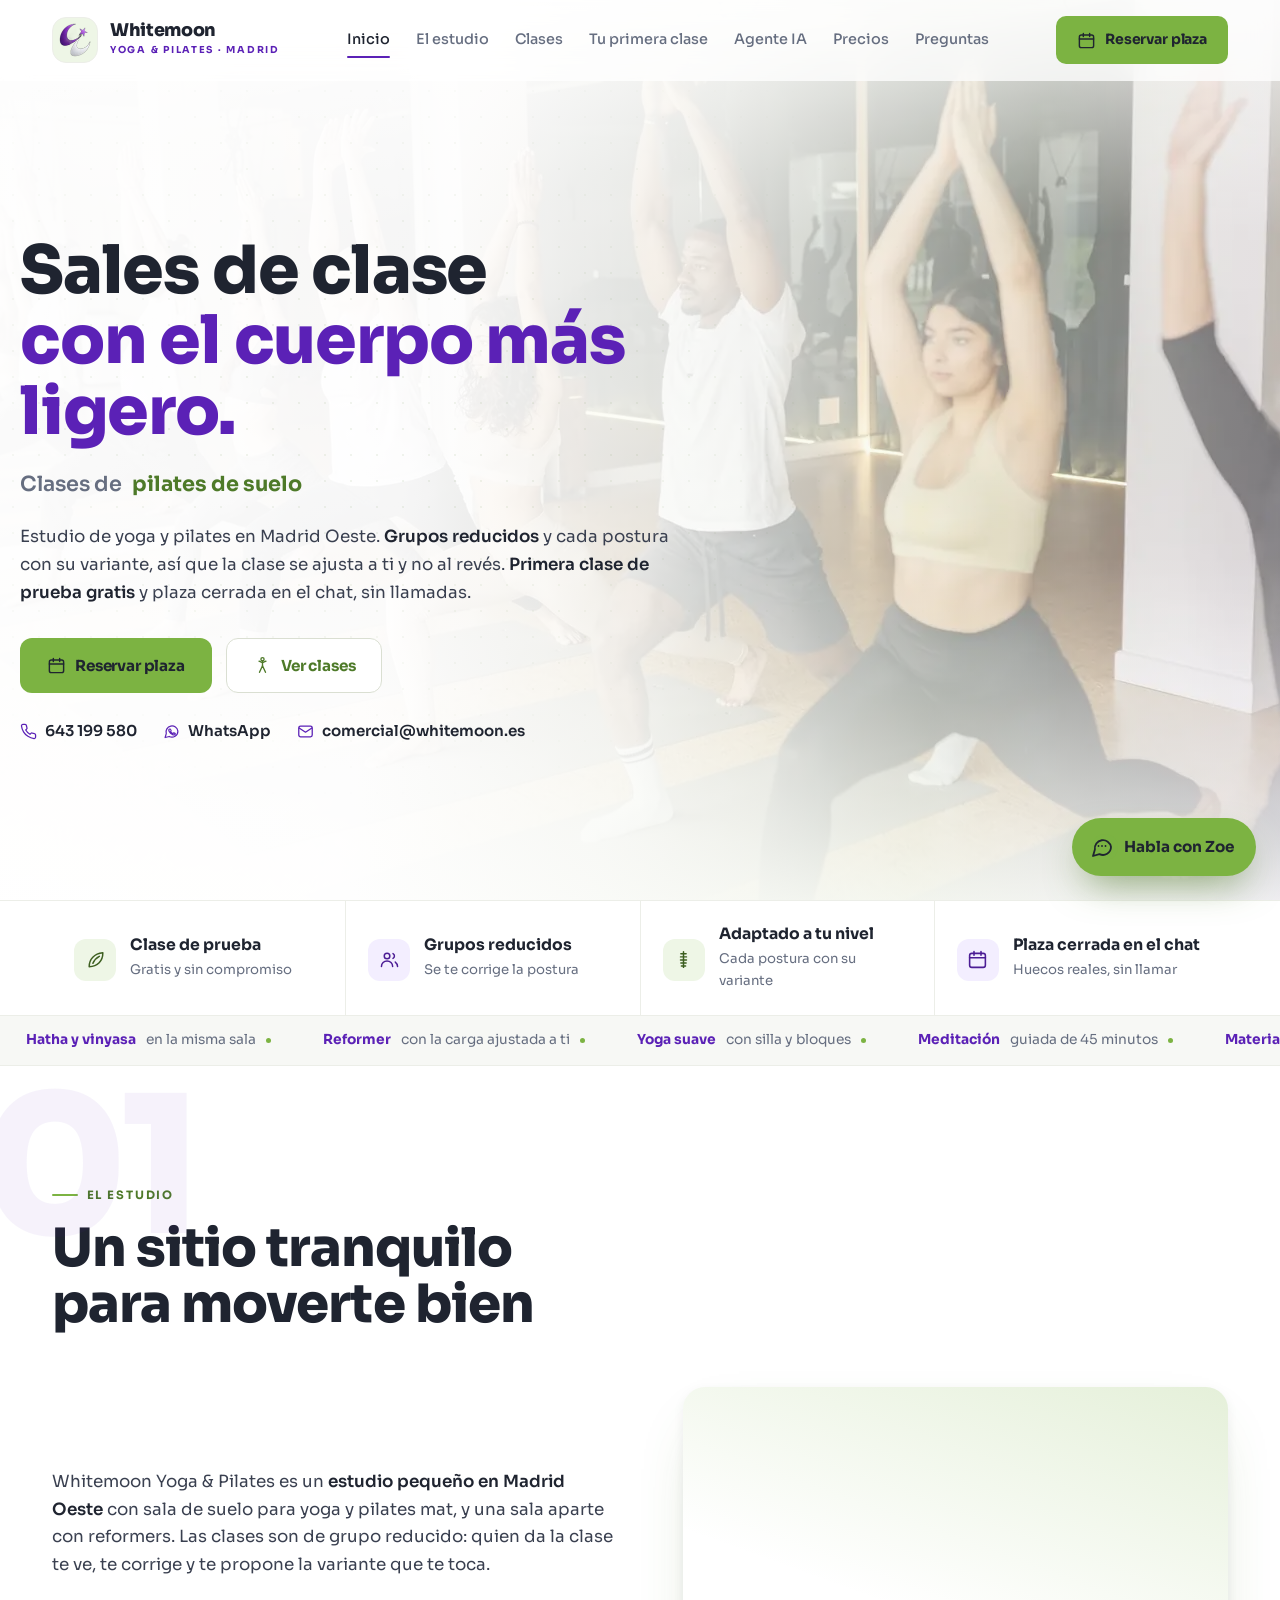
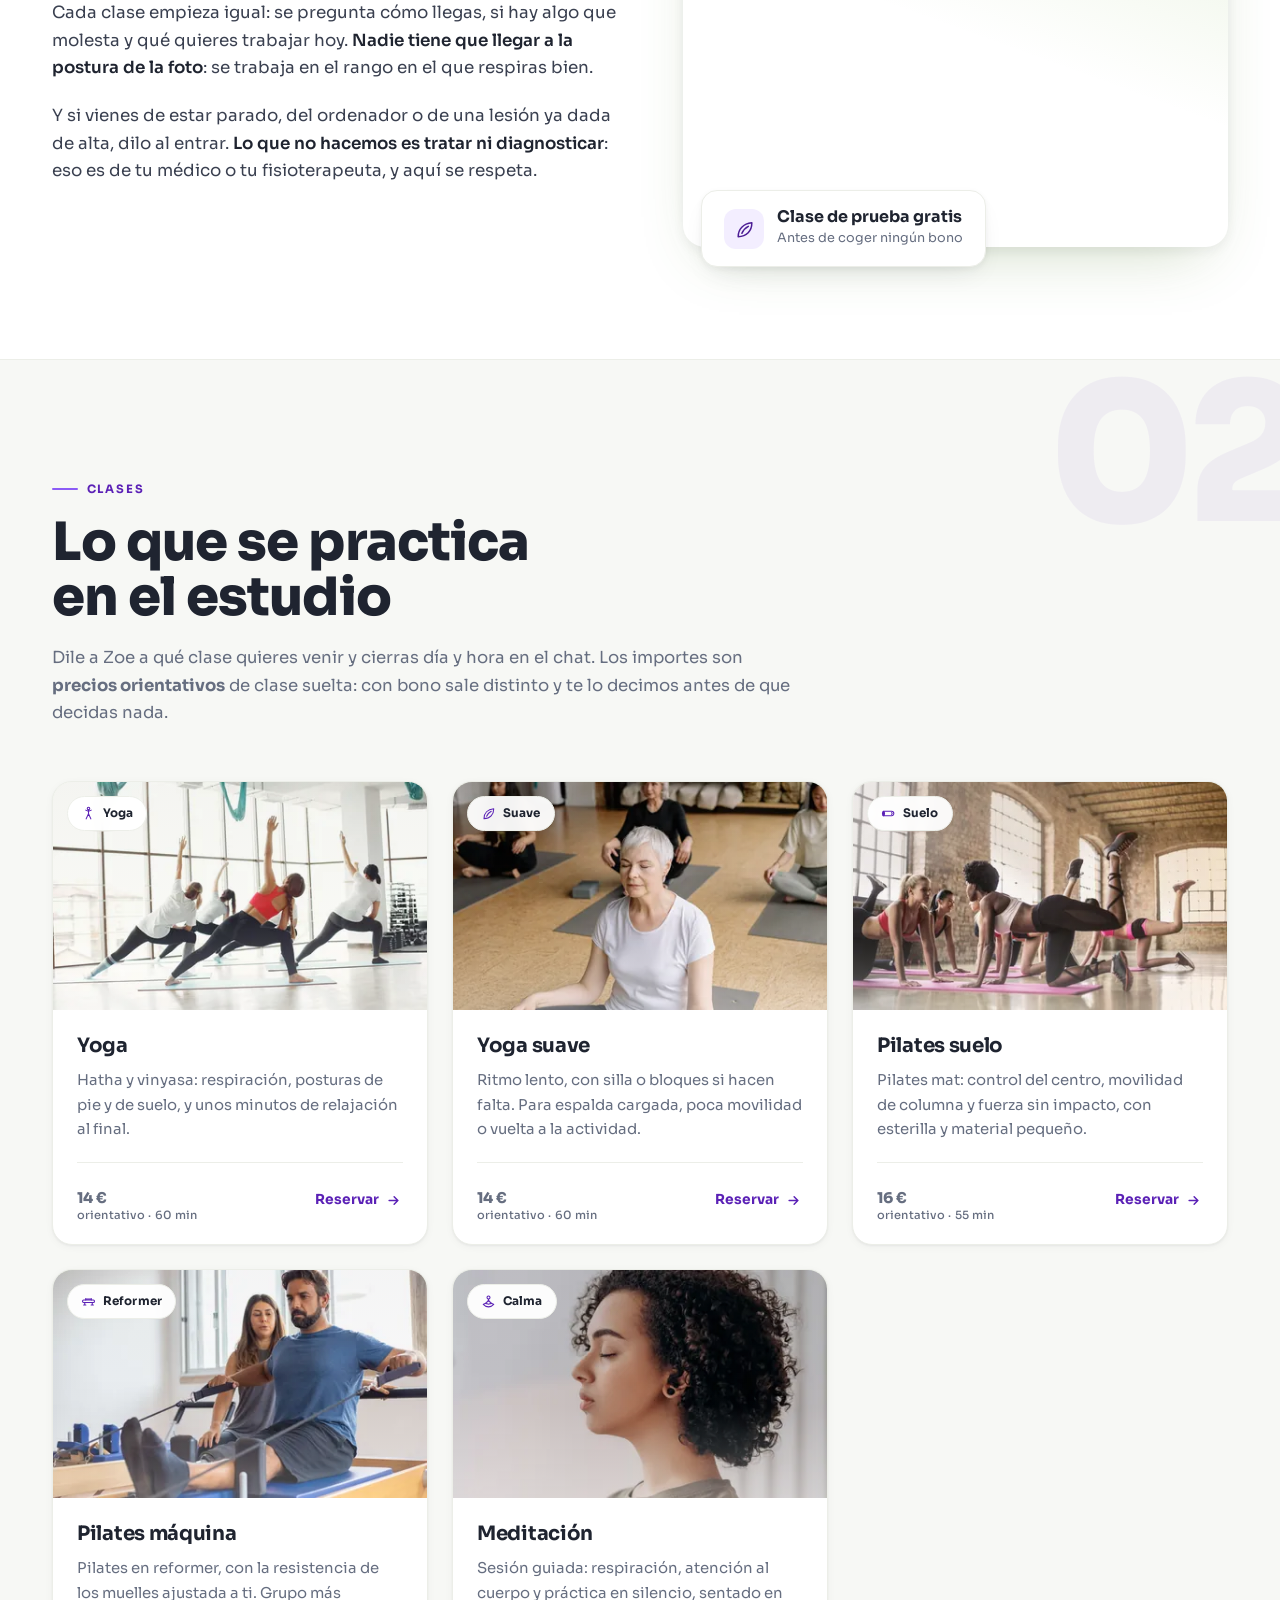
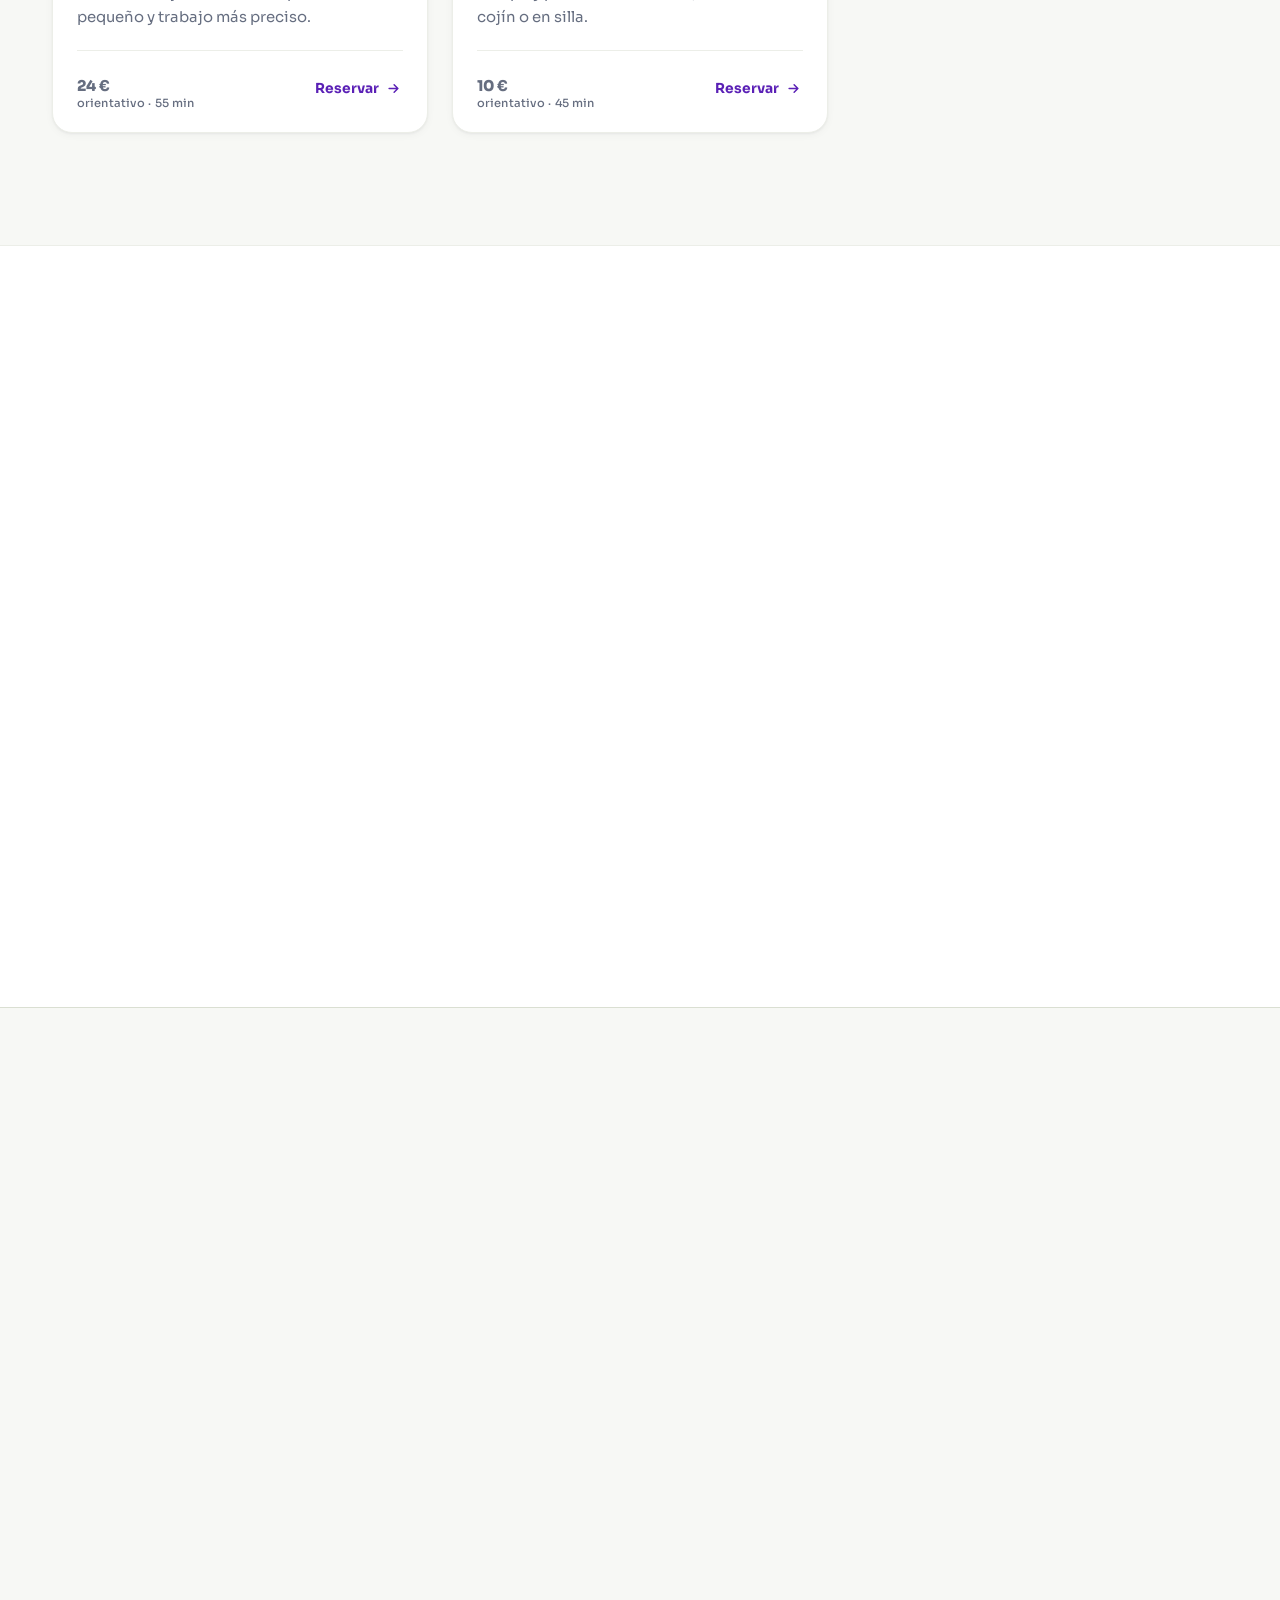
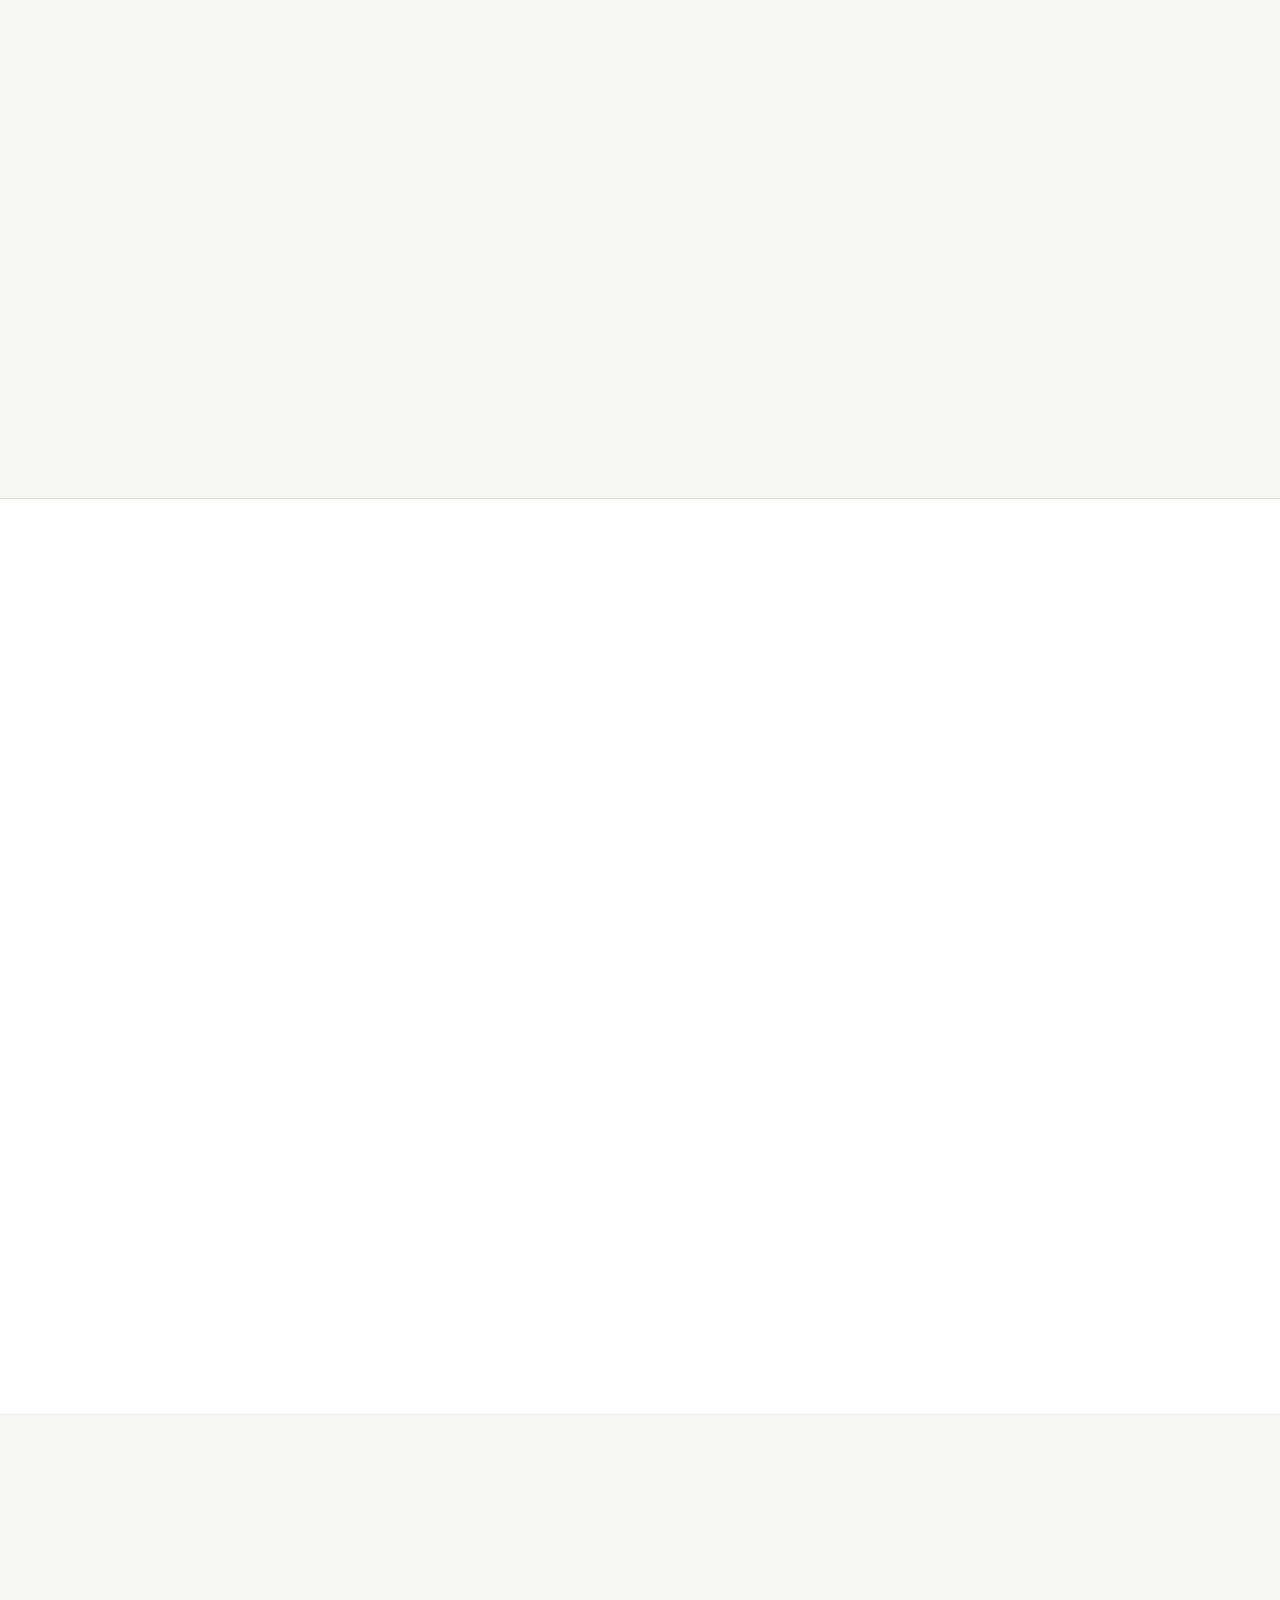
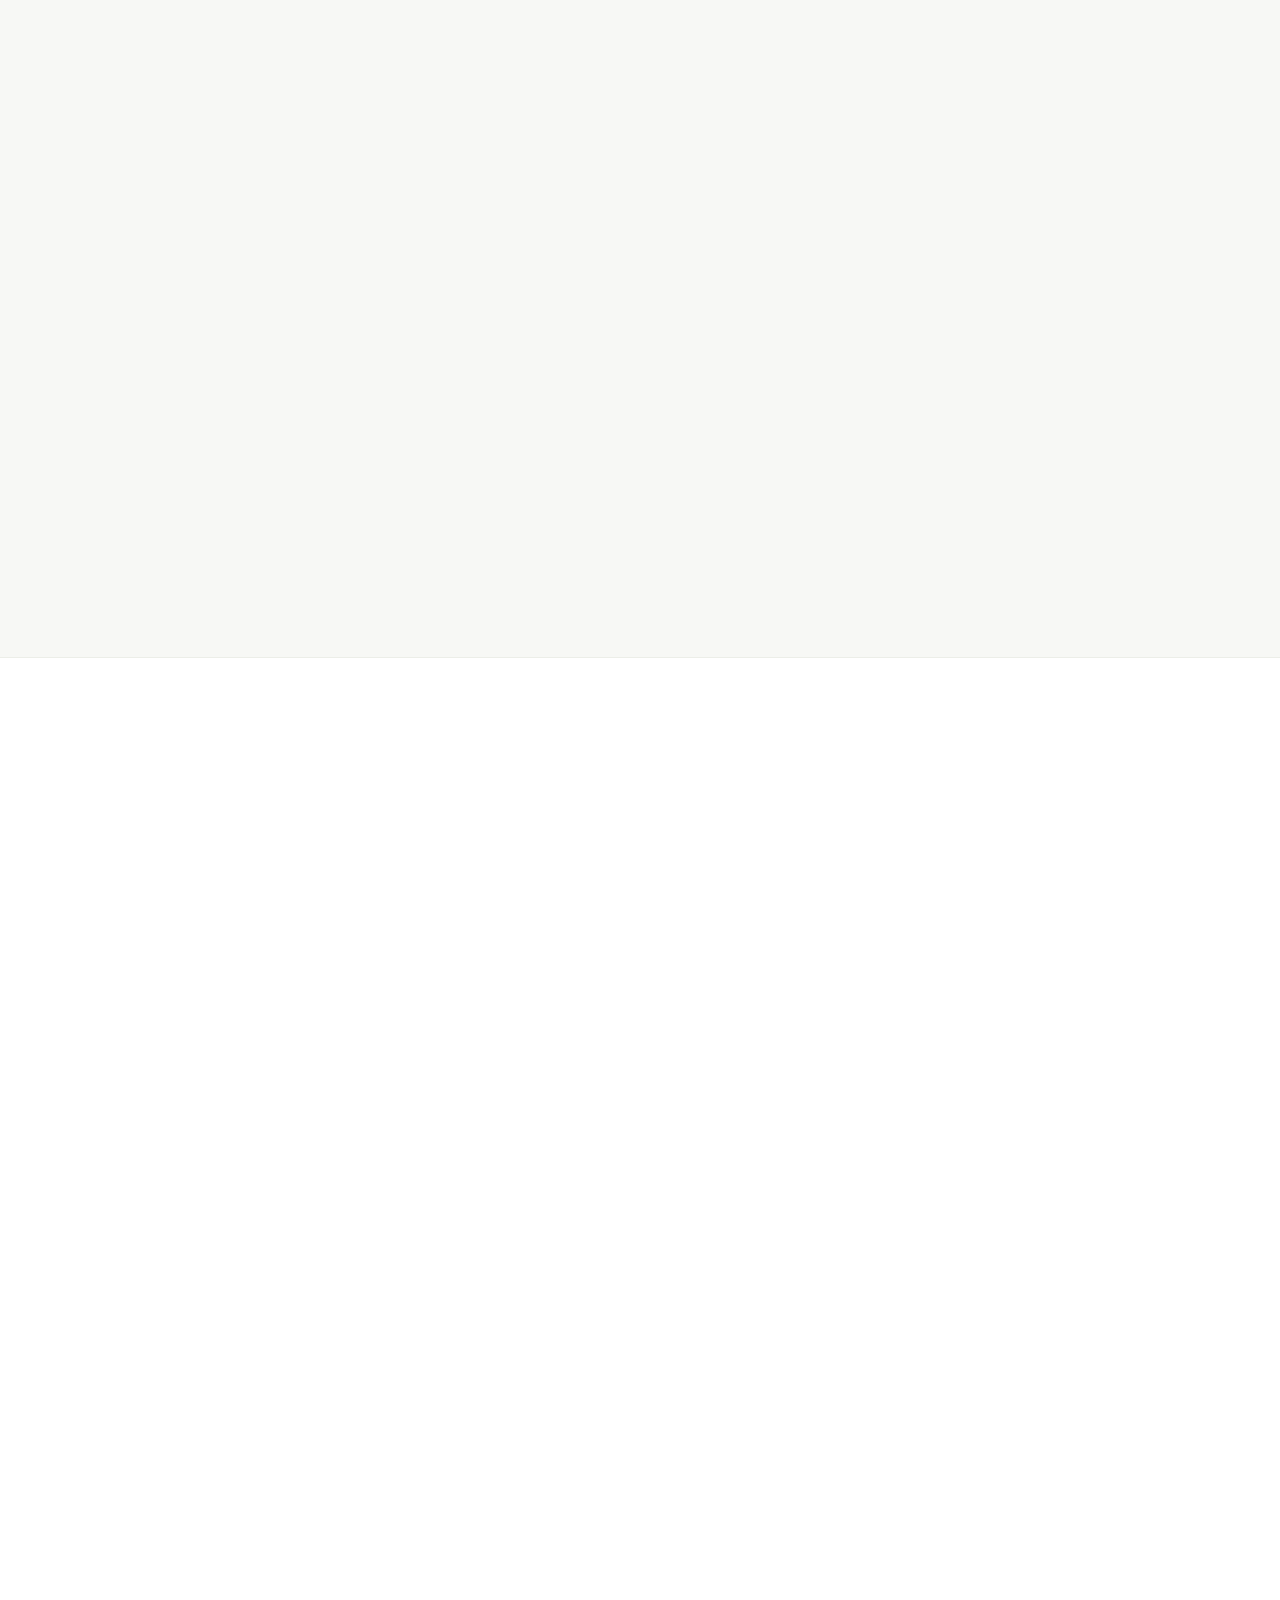
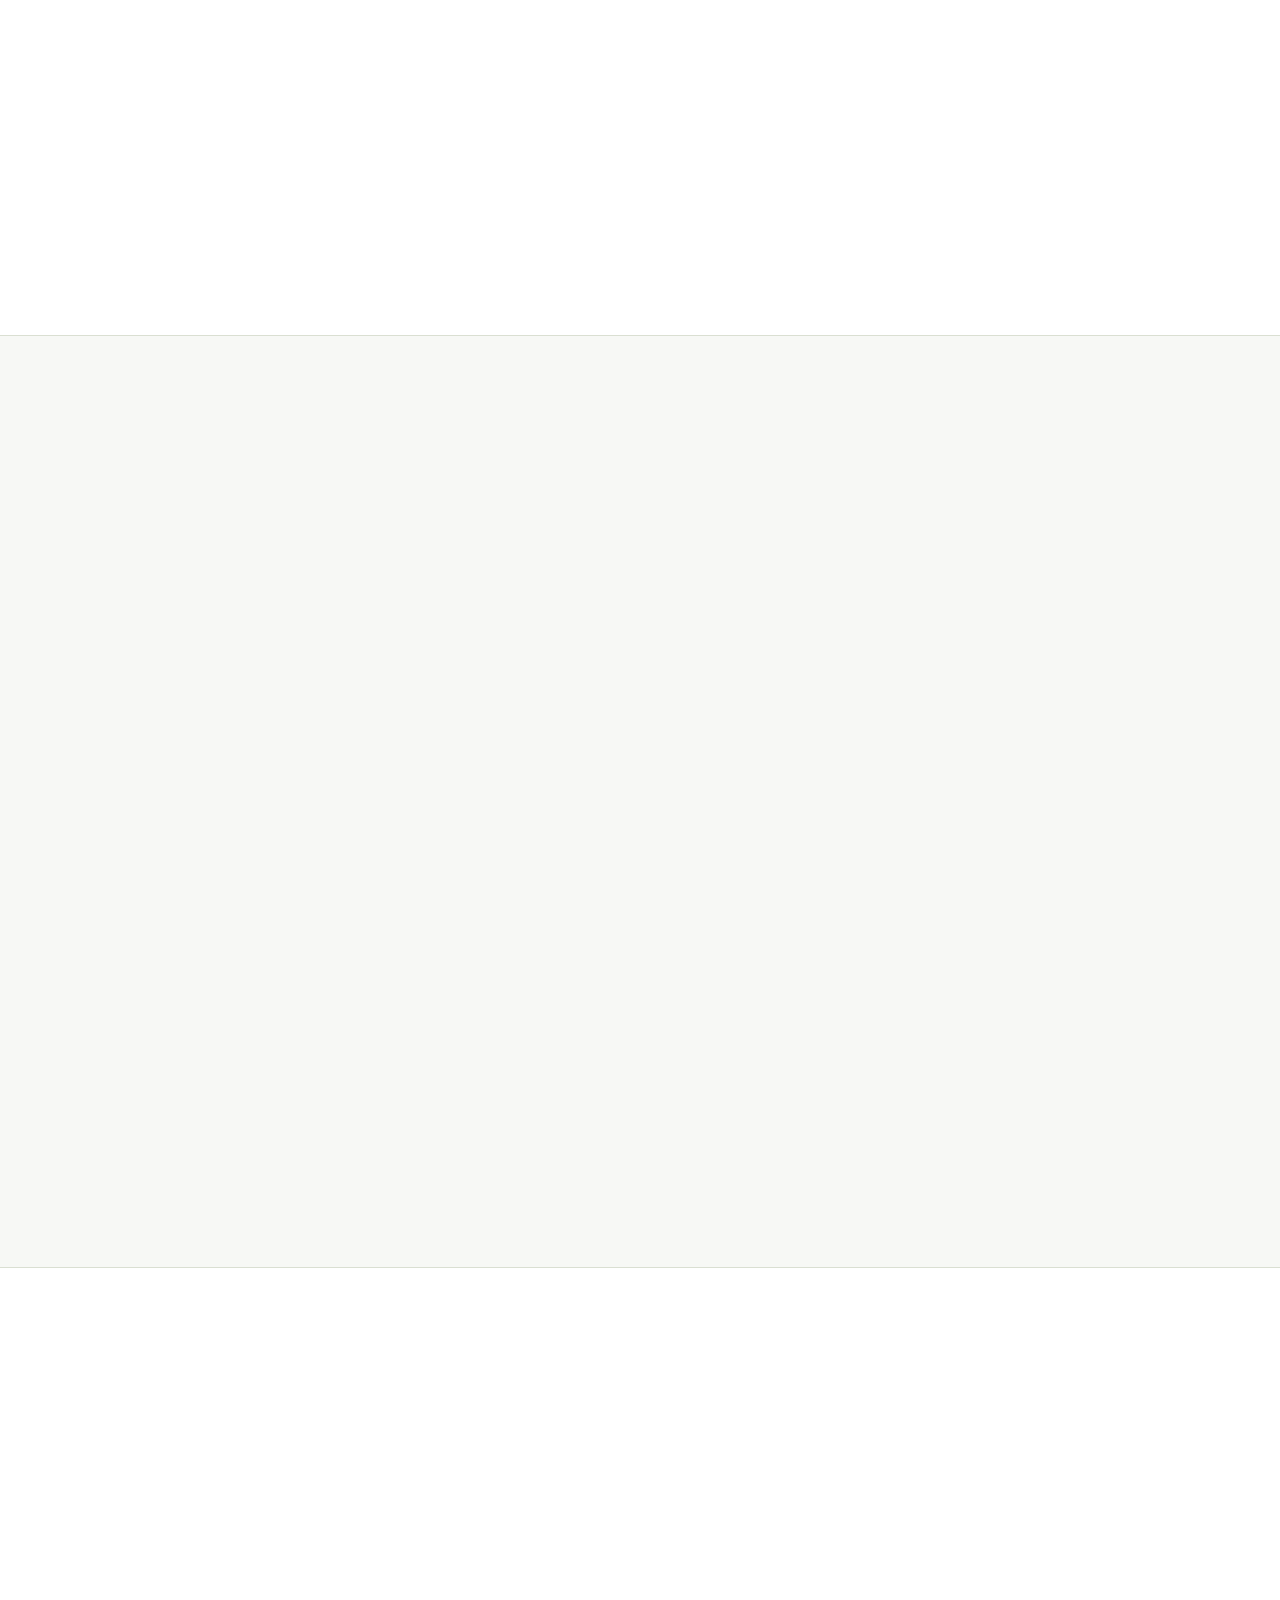
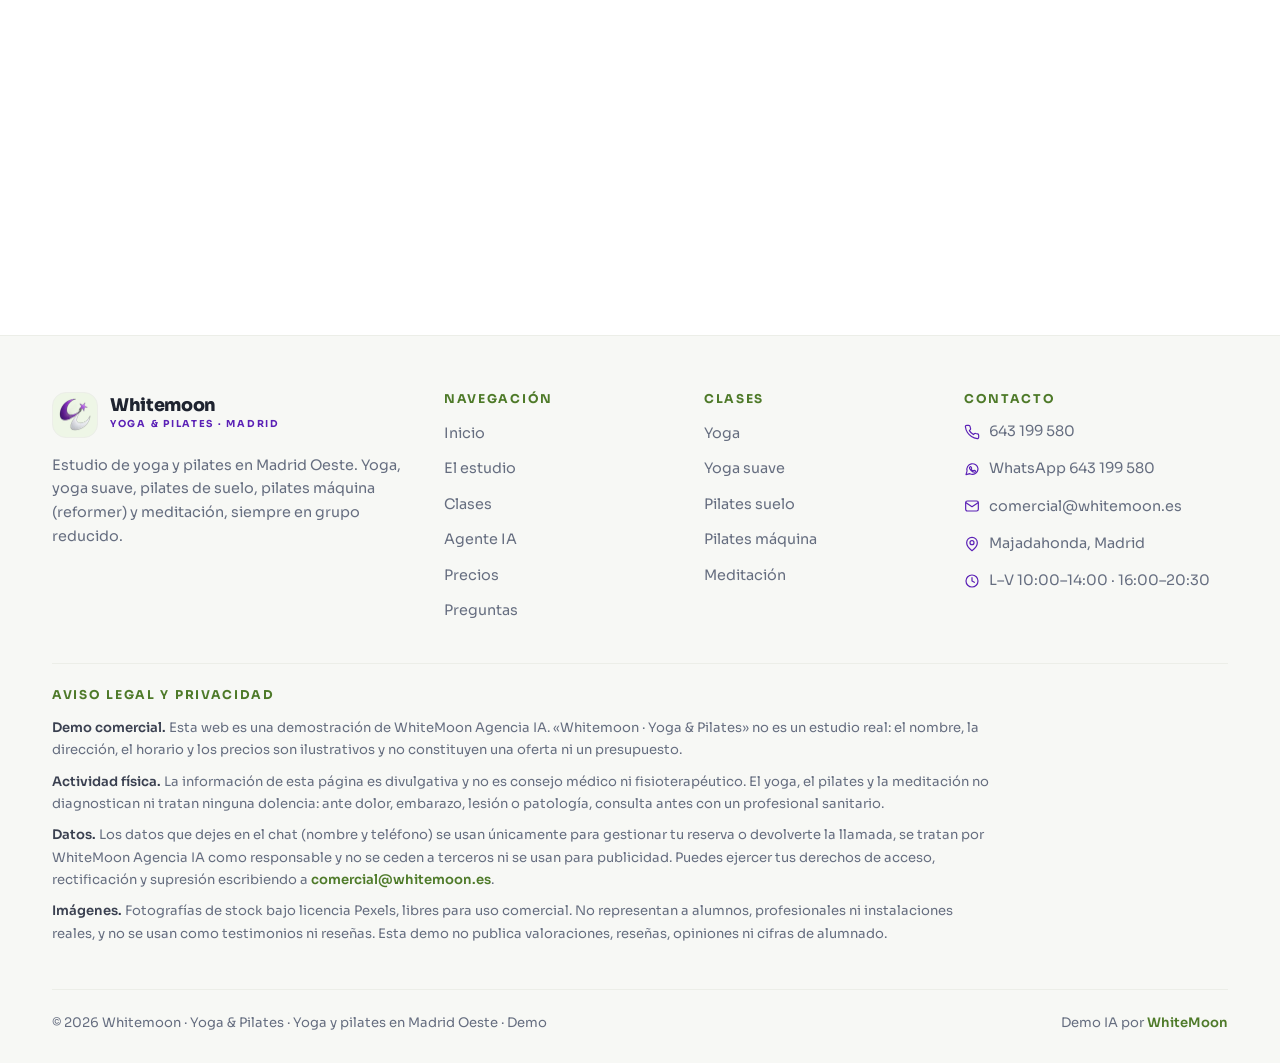
<file: index.html>
<!DOCTYPE html>
<html lang="es">
<head>
<meta charset="UTF-8">
<meta name="viewport" content="width=device-width, initial-scale=1">

<!-- ===================== SEO / GEO / AEO ===================== -->
<title>Yoga y pilates en Madrid Oeste · Whitemoon Yoga &amp; Pilates</title>
<meta name="description" content="Estudio de yoga y pilates en Madrid Oeste: yoga, yoga suave, pilates de suelo, pilates máquina (reformer) y meditación. Grupos reducidos y plaza reservada en el chat con Zoe.">
<link rel="canonical" href="https://nexusforgeia.github.io/WHITEMOON-YOGA-PILATES/">
<meta name="robots" content="index, follow, max-image-preview:large">
<meta name="author" content="WhiteMoon">
<meta name="theme-color" content="#ffffff">

<!-- Geo -->
<meta name="geo.region" content="ES-MD">
<meta name="geo.placename" content="Majadahonda, Madrid">
<meta name="geo.position" content="40.4730;-3.8720">
<meta name="ICBM" content="40.4730, -3.8720">

<!-- Open Graph / Twitter — imagen JPG, nunca SVG -->
<meta property="og:type" content="website">
<meta property="og:site_name" content="Whitemoon · Yoga &amp; Pilates">
<meta property="og:locale" content="es_ES">
<meta property="og:title" content="Yoga y pilates en Madrid Oeste · Whitemoon Yoga &amp; Pilates">
<meta property="og:description" content="Estudio de yoga y pilates en Madrid Oeste: yoga, yoga suave, pilates de suelo, pilates máquina (reformer) y meditación. Grupos reducidos y plaza reservada en el chat con Zoe.">
<meta property="og:url" content="https://nexusforgeia.github.io/WHITEMOON-YOGA-PILATES/">
<meta property="og:image" content="https://nexusforgeia.github.io/WHITEMOON-YOGA-PILATES/assets/og.jpg">
<meta property="og:image:width" content="1200">
<meta property="og:image:height" content="630">
<meta property="og:image:type" content="image/jpeg">
<meta property="og:image:alt" content="Clase de yoga en grupo en una sala luminosa con esterillas y espejos">
<meta name="twitter:card" content="summary_large_image">
<meta name="twitter:title" content="Yoga y pilates en Madrid Oeste · Whitemoon Yoga &amp; Pilates">
<meta name="twitter:description" content="Estudio de yoga y pilates en Madrid Oeste: yoga, yoga suave, pilates de suelo, pilates máquina (reformer) y meditación. Grupos reducidos y plaza reservada en el chat con Zoe.">
<meta name="twitter:image" content="https://nexusforgeia.github.io/WHITEMOON-YOGA-PILATES/assets/og.jpg">

<!-- Favicon: loto sobre fondo verde suave -->
<link rel="icon" href="data:image/svg+xml,%3Csvg xmlns='http://www.w3.org/2000/svg' viewBox='0 0 32 32'%3E%3Crect width='32' height='32' rx='7' fill='%23eef6e6'/%3E%3Cg fill='none' stroke='%233d5f20' stroke-width='2' stroke-linecap='round' stroke-linejoin='round'%3E%3Ccircle cx='16' cy='9' r='3'/%3E%3Cpath d='M16 12.4c0 3.4-2.3 5.6-5 6.3M16 12.4c0 3.4 2.3 5.6 5 6.3'/%3E%3Cpath d='M6 21.5c2.8 2.8 6 4.2 10 4.2s7.2-1.4 10-4.2c-2-1.5-4-1.9-6-1.3-1.3.4-2.6 1-4 1s-2.7-.6-4-1c-2-.6-4-.2-6 1.3z'/%3E%3C/g%3E%3C/svg%3E">
<link rel="apple-touch-icon" href="assets/logo-whitemoon.png">

<!-- Fuentes auto-hospedadas (subset latin). Cero peticiones a Google Fonts. -->
<link rel="preload" as="font" type="font/woff2" href="assets/fonts/sora-var-latin.woff2" crossorigin>

<!-- CSS crítico en línea: el resto de la hoja deja de bloquear el render -->
<style>
/* Sora es una fuente variable: los cinco ficheros por peso que habia antes
   eran diez copias byte a byte de estos dos. Un solo eje 400-800. */
@font-face{font-family:'Sora';font-style:normal;font-weight:400 800;font-display:swap;src:url(assets/fonts/sora-var-latin.woff2) format('woff2');unicode-range:U+0000-00FF,U+0131,U+0152-0153,U+02BB-02BC,U+02C6,U+02DA,U+02DC,U+0304,U+0308,U+0329,U+2000-206F,U+20AC,U+2122,U+2191,U+2193,U+2212,U+2215,U+FEFF,U+FFFD}
@font-face{font-family:'Sora';font-style:normal;font-weight:400 800;font-display:swap;src:url(assets/fonts/sora-var-latin-ext.woff2) format('woff2');unicode-range:U+0100-02BA,U+02BD-02C5,U+02C7-02CC,U+02CE-02D7,U+02DD-02FF,U+0304,U+0308,U+0329,U+1D00-1DBF,U+1E00-1E9F,U+1EF2-1EFF,U+2020,U+20A0-20AB,U+20AD-20C0,U+2113,U+2C60-2C7F,U+A720-A7FF}
:root{--white:#fff;--bg:#fff;--bg2:#f7f8f5;--bg3:#f7f8f5;--surface:#fff;--text:#1f2430;--ink-2:#3a4050;--muted:#666e80;--g:#7cb342;--g-hover:#6ea338;--g-dark:#4e7a29;--g-deep:#3d5f20;--g-chip:#eef6e6;--p:#8b5cf6;--p-dark:#5b21b6;--p-deep:#4c1d95;--p-chip:#f3eeff;--line:#eceee8;--line-2:#dadfd2;--sh-sm:0 1px 2px rgba(31,36,48,.05),0 2px 8px rgba(31,36,48,.04);--sh-md:0 2px 6px rgba(31,36,48,.05),0 12px 28px -12px rgba(31,36,48,.13);--sh-lg:0 4px 12px rgba(31,36,48,.06),0 26px 60px -26px rgba(78,122,41,.3);--display:'Sora',system-ui,-apple-system,'Segoe UI',sans-serif;--body:'Sora',system-ui,-apple-system,'Segoe UI',sans-serif;--maxw:1240px;--nav-h:80px}
*{margin:0;padding:0;box-sizing:border-box}
html{scroll-behavior:smooth;scroll-padding-top:calc(var(--nav-h) + 16px);-webkit-text-size-adjust:100%}
body{background:var(--white);color:var(--ink-2);font-family:var(--body);font-size:16px;line-height:1.65;overflow-x:hidden;-webkit-font-smoothing:antialiased}
a{color:inherit;text-decoration:none}img{max-width:100%;display:block}button,input{font:inherit;color:inherit}
h1,h2{font-family:var(--display);font-weight:800;color:var(--text);line-height:1.06;letter-spacing:-.018em}
h3,h4{font-family:var(--body);font-weight:700;color:var(--text);line-height:1.2;letter-spacing:-.015em}
.wrap{max-width:var(--maxw);margin:0 auto;padding:0 32px}
.sr-only{position:absolute;width:1px;height:1px;padding:0;margin:-1px;overflow:hidden;clip:rect(0 0 0 0);white-space:nowrap;border:0}
.btn{display:inline-flex;align-items:center;justify-content:center;gap:9px;font-family:var(--body);font-weight:700;font-size:.95rem;letter-spacing:-.01em;padding:14px 26px;border-radius:12px;border:1.5px solid transparent;background:var(--g);color:var(--text);cursor:pointer}
.btn svg{width:19px;height:19px;flex-shrink:0}
.btn--ghost{background:var(--white);color:var(--g-dark);border-color:var(--line-2)}
.btn--sm{padding:11px 20px;font-size:.88rem;border-radius:10px}
.nav{position:fixed;inset:0 0 auto 0;z-index:900;background:rgba(255,255,255,.74);backdrop-filter:blur(14px);border-bottom:1px solid transparent}
.nav-inner{display:flex;align-items:center;justify-content:space-between;gap:20px;height:var(--nav-h)}
.brand{display:flex;align-items:center;gap:12px;flex-shrink:0}
.brand__mark{width:46px;height:46px;border-radius:14px;background:var(--g-chip);border:1px solid var(--line);display:grid;place-items:center;flex-shrink:0}
.brand__mark img{width:32px;height:auto}
.brand__txt b{font-family:var(--display);font-weight:800;font-size:1.1rem;color:var(--text);line-height:1.1;display:block;letter-spacing:-.02em}
.brand__txt small{font-family:var(--body);font-weight:700;font-size:.6rem;letter-spacing:.18em;text-transform:uppercase;color:var(--g-dark);display:block;margin-top:2px}
.nav-links{display:flex;align-items:center;gap:26px}
.nav-links a{font-size:.9rem;font-weight:500;color:var(--muted);position:relative;padding:6px 0}
.nav-cta{display:flex;align-items:center;gap:14px}
.burger{display:none;width:44px;height:44px;border-radius:12px;border:1px solid var(--line-2);background:var(--white);cursor:pointer;place-items:center;color:var(--text)}
.burger svg{width:22px;height:22px}
.mobile-menu{position:fixed;inset:0;z-index:899;background:rgba(255,255,255,.98);display:flex;flex-direction:column;justify-content:center;align-items:center;gap:8px;opacity:0;pointer-events:none}
.hero{position:relative;min-height:100svh;display:flex;align-items:center;overflow:hidden;background:var(--bg2)}
.hero-bg{position:absolute;inset:0;z-index:0}
.hero-bg .wash{position:absolute;inset:0;background:radial-gradient(900px 620px at 86% 12%,rgba(124,179,66,.4),transparent 62%),radial-gradient(760px 620px at 96% 88%,rgba(139,92,246,.38),transparent 64%),linear-gradient(180deg,#fff 0%,#f7f8f5 100%)}
.hero-bg .shot{position:absolute;inset:0;width:100%;height:100%;object-fit:cover;z-index:1}
.hero-bg .scrim{position:absolute;inset:0;z-index:2;pointer-events:none;background:linear-gradient(100deg,rgba(255,255,255,.985) 0%,rgba(255,255,255,.96) 34%,rgba(251,252,249,.87) 52%,rgba(244,248,238,.56) 74%,rgba(246,242,253,.44) 100%),linear-gradient(180deg,rgba(255,255,255,.86) 0%,rgba(255,255,255,0) 26%,rgba(255,255,255,0) 62%,rgba(247,248,245,.94) 100%)}
.hero-bg .dots{position:absolute;inset:0;z-index:3;opacity:.5;background-image:radial-gradient(rgba(78,122,41,.16) 1px,transparent 1px);background-size:26px 26px}
.hero-content{position:relative;z-index:4;width:100%;padding:calc(var(--nav-h) + 44px) 0 44px}
.hero h1{font-size:clamp(2.35rem,5.4vw,4.15rem);max-width:15ch}
.hero h1 .accent{color:var(--g-dark);display:block}
.hero-rot{display:flex;align-items:baseline;gap:.5em;flex-wrap:wrap;margin-top:20px;font-family:var(--body);font-weight:600;font-size:clamp(1rem,2.4vw,1.3rem);color:var(--muted)}
.hero-rot .rot{color:var(--p-dark);font-weight:700;display:inline-block}
.hero-desc{max-width:56ch;color:var(--ink-2);font-size:1.05rem;margin-top:22px}
.hero-desc strong{color:var(--text);font-weight:600}
.hero-actions{display:flex;gap:14px;margin-top:32px;flex-wrap:wrap}
.hero-contact{display:flex;gap:10px 26px;flex-wrap:wrap;margin-top:26px;font-size:.94rem;color:var(--muted)}
.hero-contact a{display:inline-flex;align-items:center;gap:8px;font-weight:600;color:var(--text)}
.hero-contact svg{width:17px;height:17px;color:var(--g-dark);flex-shrink:0}
.reveal{opacity:0;transform:translateY(28px)}
/* Entrada del hero sin depender de JS: la anima el propio CSS desde el primer
   pintado, asi el LCP no espera a que main.js marque .in. */
.hero-in{animation:heroIn .8s cubic-bezier(.16,1,.3,1) both}
.hero-actions.hero-in{animation-delay:.07s}
.hero-contact.hero-in{animation-delay:.14s}
@keyframes heroIn{from{opacity:0;transform:translateY(28px)}to{opacity:1;transform:none}}
.reveal.in{opacity:1;transform:none}
@media (max-width:1080px){.nav-links{display:none}.nav-cta .btn{display:none}.burger{display:grid}}
@media (max-width:900px){.wrap{padding:0 22px}}
@media (max-width:620px){:root{--nav-h:70px}.wrap{padding:0 18px}.hero h1{max-width:none}.hero-actions .btn{flex:1 1 100%}}
@media (prefers-reduced-motion:reduce){html{scroll-behavior:auto}.reveal{opacity:1!important;transform:none!important}.hero-in{animation:none}}
</style>
<link rel="preload" as="style" href="assets/css/style.css" onload="this.onload=null;this.rel='stylesheet'">
<noscript><link rel="stylesheet" href="assets/css/style.css"></noscript>

<!-- ===================== JSON-LD ===================== -->
<script type="application/ld+json">
{
  "@context": "https://schema.org",
  "@type": "LocalBusiness",
  "@id": "https://nexusforgeia.github.io/WHITEMOON-YOGA-PILATES/#business",
  "name": "Whitemoon · Yoga & Pilates",
  "description": "Demo de estudio de yoga y pilates en Madrid Oeste: yoga, yoga suave, pilates de suelo, pilates máquina (reformer) y meditación. Negocio ficticio creado por WhiteMoon Agencia IA como demostración comercial.",
  "url": "https://nexusforgeia.github.io/WHITEMOON-YOGA-PILATES/",
  "image": "https://nexusforgeia.github.io/WHITEMOON-YOGA-PILATES/assets/og.jpg",
  "telephone": "+34643199580",
  "email": "comercial@whitemoon.es",
  "priceRange": "€€",
  "disambiguatingDescription": "Estudio ficticio de demostración. Nombre, dirección, horario y precios son ilustrativos.",
  "address": {
    "@type": "PostalAddress",
    "streetAddress": "Calle del Sauce 8",
    "addressLocality": "Majadahonda",
    "addressRegion": "Comunidad de Madrid",
    "postalCode": "28220",
    "addressCountry": "ES"
  },
  "geo": {
    "@type": "GeoCoordinates",
    "latitude": 40.473,
    "longitude": -3.872
  },
  "openingHoursSpecification": [
    {
      "@type": "OpeningHoursSpecification",
      "dayOfWeek": ["Monday","Tuesday","Wednesday","Thursday","Friday"],
      "opens": "10:00",
      "closes": "14:00"
    },
    {
      "@type": "OpeningHoursSpecification",
      "dayOfWeek": ["Monday","Tuesday","Wednesday","Thursday","Friday"],
      "opens": "16:00",
      "closes": "20:30"
    }
  ],
  "areaServed": [
    { "@type": "City", "name": "Majadahonda", "sameAs": "https://www.wikidata.org/wiki/Q427505" },
    { "@type": "City", "name": "Pozuelo de Alarcón", "sameAs": "https://www.wikidata.org/wiki/Q639422" },
    { "@type": "City", "name": "Las Rozas de Madrid", "sameAs": "https://www.wikidata.org/wiki/Q592747" },
    { "@type": "City", "name": "Boadilla del Monte", "sameAs": "https://www.wikidata.org/wiki/Q1641013" },
    { "@type": "City", "name": "Villaviciosa de Odón", "sameAs": "https://www.wikidata.org/wiki/Q1631897" },
    { "@type": "City", "name": "Villanueva de la Cañada", "sameAs": "https://www.wikidata.org/wiki/Q973325" },
    { "@type": "City", "name": "Alcorcón", "sameAs": "https://www.wikidata.org/wiki/Q10372" },
    { "@type": "City", "name": "Móstoles", "sameAs": "https://www.wikidata.org/wiki/Q13077" }
  ],
  "hasOfferCatalog": {
    "@type": "OfferCatalog",
    "name": "Clases de yoga y pilates",
    "itemListElement": [
      { "@type": "Offer", "itemOffered": { "@type": "Service", "name": "Yoga" } },
      { "@type": "Offer", "itemOffered": { "@type": "Service", "name": "Yoga suave" } },
      { "@type": "Offer", "itemOffered": { "@type": "Service", "name": "Pilates suelo" } },
      { "@type": "Offer", "itemOffered": { "@type": "Service", "name": "Pilates máquina" } },
      { "@type": "Offer", "itemOffered": { "@type": "Service", "name": "Meditación" } }
    ]
  }
}
</script>
<script type="application/ld+json">
{
  "@context": "https://schema.org",
  "@type": "FAQPage",
  "mainEntity": [
    {
      "@type": "Question",
      "name": "No he hecho yoga nunca, ¿puedo empezar?",
      "acceptedAnswer": {
        "@type": "Answer",
        "text": "Sí. Cada postura tiene su variante y en clase se enseñan las tres o cuatro que necesitas el primer día. Si vienes con la espalda cargada o poca movilidad, la clase de yoga suave es la puerta de entrada más cómoda."
      }
    },
    {
      "@type": "Question",
      "name": "¿Cómo reservo plaza?",
      "acceptedAnswer": {
        "@type": "Answer",
        "text": "Con Zoe, el asistente del chat: eliges la clase, dejas tu nombre y tu teléfono, y después escoges día y hora entre los huecos que quedan libres de verdad. También puedes llamarnos al 643 199 580 o escribir a comercial@whitemoon.es."
      }
    },
    {
      "@type": "Question",
      "name": "¿Qué diferencia hay entre pilates de suelo y pilates máquina?",
      "acceptedAnswer": {
        "@type": "Answer",
        "text": "En el suelo trabajas con tu propio peso sobre la esterilla, con material pequeño. En máquina trabajas sobre el reformer, donde los muelles añaden o quitan resistencia y acompañan el movimiento. El reformer permite ajustar más la carga y el grupo es más pequeño."
      }
    },
    {
      "@type": "Question",
      "name": "¿Qué llevo a clase?",
      "acceptedAnswer": {
        "@type": "Answer",
        "text": "Ropa cómoda, una botella de agua y calcetines antideslizantes si vienes a pilates máquina. Las esterillas, los bloques, las cintas y los cojines de meditación están en el estudio y no hay que traer nada más."
      }
    },
    {
      "@type": "Question",
      "name": "¿Los precios que aparecen son definitivos?",
      "acceptedAnswer": {
        "@type": "Answer",
        "text": "Son precios orientativos de esta demo. El importe de un bono depende de cuántas clases incluya y de si mezclas suelo y máquina, y se te dice antes de que decidas nada."
      }
    },
    {
      "@type": "Question",
      "name": "¿Puedo venir con una lesión o con la espalda cargada?",
      "acceptedAnswer": {
        "@type": "Answer",
        "text": "Cuéntalo antes de empezar y se adapta la clase: se cambia la postura, se baja el rango o se añade apoyo. Lo que no hacemos es diagnosticar ni tratar: si algo duele de verdad, lo primero es tu médico o tu fisioterapeuta."
      }
    },
    {
      "@type": "Question",
      "name": "¿Puedo ir sin reservar?",
      "acceptedAnswer": {
        "@type": "Answer",
        "text": "Puedes intentarlo, pero no te aseguramos sitio. Los grupos son reducidos y en pilates máquina el número de plazas es el número de reformers, así que ahí la reserva es imprescindible."
      }
    }
  ]
}
</script>
<script type="application/ld+json">
{
  "@context": "https://schema.org",
  "@type": "BreadcrumbList",
  "itemListElement": [
    { "@type": "ListItem", "position": 1, "name": "Inicio", "item": "https://nexusforgeia.github.io/WHITEMOON-YOGA-PILATES/" },
    { "@type": "ListItem", "position": 2, "name": "Clases", "item": "https://nexusforgeia.github.io/WHITEMOON-YOGA-PILATES/#clases" },
    { "@type": "ListItem", "position": 3, "name": "Agente IA", "item": "https://nexusforgeia.github.io/WHITEMOON-YOGA-PILATES/#agente-ia" },
    { "@type": "ListItem", "position": 4, "name": "Precios", "item": "https://nexusforgeia.github.io/WHITEMOON-YOGA-PILATES/#precios" },
    { "@type": "ListItem", "position": 5, "name": "Contacto", "item": "https://nexusforgeia.github.io/WHITEMOON-YOGA-PILATES/#contacto" }
  ]
}
</script>
</head>
<body>

<!-- ===================== SPRITE DE ICONOS ===================== -->
<svg width="0" height="0" style="position:absolute" aria-hidden="true" focusable="false">
  <symbol id="ic-lotus" viewBox="0 0 24 24" fill="none" stroke="currentColor" stroke-width="1.7" stroke-linecap="round" stroke-linejoin="round"><circle cx="12" cy="5.6" r="2.4"/><path d="M12 8.4c0 2.9-1.9 4.8-4.2 5.5M12 8.4c0 2.9 1.9 4.8 4.2 5.5"/><path d="M3.6 16.6c2.5 2.7 5.3 4 8.4 4s5.9-1.3 8.4-4c-1.8-1.4-3.6-1.8-5.4-1.2-1.1.4-2.1.9-3 .9s-1.9-.5-3-.9c-1.8-.6-3.6-.2-5.4 1.2z"/></symbol>
  <symbol id="ic-pose" viewBox="0 0 24 24" fill="none" stroke="currentColor" stroke-width="1.7" stroke-linecap="round" stroke-linejoin="round"><circle cx="12" cy="4" r="2"/><path d="M12 6.2v6.1"/><path d="M12 8.4 7.6 6.6M12 8.4l4.4-1.8"/><path d="M12 12.3 8.2 20.6M12 12.3l3.8 8.3"/></symbol>
  <symbol id="ic-mat" viewBox="0 0 24 24" fill="none" stroke="currentColor" stroke-width="1.7" stroke-linecap="round" stroke-linejoin="round"><path d="M4 8.5h13a3.5 3.5 0 0 1 0 7H4z"/><ellipse cx="4" cy="12" rx="1.7" ry="3.5"/><path d="M17 10.6a1.6 1.6 0 0 1 0 2.8"/></symbol>
  <symbol id="ic-reformer" viewBox="0 0 24 24" fill="none" stroke="currentColor" stroke-width="1.7" stroke-linecap="round" stroke-linejoin="round"><rect x="2.5" y="9.5" width="19" height="4" rx="1.6"/><path d="M6 13.5v4M18 13.5v4M4.2 17.5h3.6M16.2 17.5h3.6"/><path d="M7.5 9.5V7.2M16.5 9.5V7.2"/><path d="M8.4 8.2h7.2"/></symbol>
  <symbol id="ic-breath" viewBox="0 0 24 24" fill="none" stroke="currentColor" stroke-width="1.7" stroke-linecap="round" stroke-linejoin="round"><path d="M3 8h10.5a2.8 2.8 0 1 0-2.8-2.8"/><path d="M3 12.5h13.2a2.8 2.8 0 1 1-2.8 2.8"/><path d="M3 17h7"/></symbol>
  <symbol id="ic-leaf" viewBox="0 0 24 24" fill="none" stroke="currentColor" stroke-width="1.7" stroke-linecap="round" stroke-linejoin="round"><path d="M4.8 20.2C4.8 11.7 10.6 5.4 20.4 4.4c0 9.4-6 15.8-15.6 15.8z"/><path d="M9 16.4c1.6-3.7 4.2-6.4 7.4-8"/></symbol>
  <symbol id="ic-users" viewBox="0 0 24 24" fill="none" stroke="currentColor" stroke-width="1.7" stroke-linecap="round" stroke-linejoin="round"><circle cx="9.2" cy="8" r="3.2"/><path d="M2.8 20a6.4 6.4 0 0 1 12.8 0"/><path d="M16 5.2a3.2 3.2 0 0 1 0 5.6M21.2 20a6.4 6.4 0 0 0-2.6-5.1"/></symbol>
  <symbol id="ic-spine" viewBox="0 0 24 24" fill="none" stroke="currentColor" stroke-width="1.7" stroke-linecap="round" stroke-linejoin="round"><path d="M12 3v18"/><path d="M9 5.5h6M8.6 9h6.8M8.6 12.5h6.8M9 16h6M9.6 19.5h4.8"/></symbol>
  <symbol id="ic-check" viewBox="0 0 24 24" fill="none" stroke="currentColor" stroke-width="2.2" stroke-linecap="round" stroke-linejoin="round"><path d="M20 6 9 17l-5-5"/></symbol>
  <symbol id="ic-shield" viewBox="0 0 24 24" fill="none" stroke="currentColor" stroke-width="1.8" stroke-linecap="round" stroke-linejoin="round"><path d="M12 22s8-4 8-10V5l-8-3-8 3v7c0 6 8 10 8 10z"/><path d="m9 12 2 2 4-4"/></symbol>
  <symbol id="ic-cert" viewBox="0 0 24 24" fill="none" stroke="currentColor" stroke-width="1.8" stroke-linecap="round" stroke-linejoin="round"><circle cx="12" cy="9" r="5"/><path d="m8.5 13.5-1 7.5 4.5-2.5 4.5 2.5-1-7.5"/></symbol>
  <symbol id="ic-calendar" viewBox="0 0 24 24" fill="none" stroke="currentColor" stroke-width="1.8" stroke-linecap="round" stroke-linejoin="round"><rect x="3" y="5" width="18" height="16" rx="2.5"/><path d="M3 10h18M8 3v4M16 3v4"/></symbol>
  <symbol id="ic-phone" viewBox="0 0 24 24" fill="none" stroke="currentColor" stroke-width="1.8" stroke-linecap="round" stroke-linejoin="round"><path d="M22 16.9v3a2 2 0 0 1-2.2 2 19.8 19.8 0 0 1-8.6-3.1 19.5 19.5 0 0 1-6-6A19.8 19.8 0 0 1 2.1 4.2 2 2 0 0 1 4.1 2h3a2 2 0 0 1 2 1.7c.1 1 .4 1.9.7 2.8a2 2 0 0 1-.5 2.1L8.1 9.9a16 16 0 0 0 6 6l1.3-1.3a2 2 0 0 1 2.1-.4c.9.3 1.8.6 2.8.7a2 2 0 0 1 1.7 2z"/></symbol>
  <symbol id="ic-wa" viewBox="0 0 24 24" fill="none" stroke="currentColor" stroke-width="1.7" stroke-linecap="round" stroke-linejoin="round"><path d="M21 11.5a8.4 8.4 0 0 1-12.2 7.5L3 20.5l1.6-5.6A8.4 8.4 0 1 1 21 11.5z"/><path d="M8.8 9c.2-.5.4-.5.7-.5h.6c.2 0 .4 0 .6.5l.7 1.6c.1.3 0 .5-.1.7l-.4.5c-.1.2-.3.4-.1.7a6 6 0 0 0 2.7 2.3c.3.1.5 0 .7-.2l.5-.6c.2-.2.4-.2.6-.1l1.6.8c.2.1.4.2.4.4a1.8 1.8 0 0 1-1.3 1.7 3.7 3.7 0 0 1-2.7-.5 10 10 0 0 1-4.5-4.4 3.5 3.5 0 0 1-.6-2.1c0-.4.3-.7.6-.8z"/></symbol>
  <symbol id="ic-mail" viewBox="0 0 24 24" fill="none" stroke="currentColor" stroke-width="1.8" stroke-linecap="round" stroke-linejoin="round"><rect x="2.5" y="4.5" width="19" height="15" rx="2.5"/><path d="m3 7 9 6 9-6"/></symbol>
  <symbol id="ic-pin" viewBox="0 0 24 24" fill="none" stroke="currentColor" stroke-width="1.8" stroke-linecap="round" stroke-linejoin="round"><path d="M20 10c0 6-8 12-8 12s-8-6-8-12a8 8 0 0 1 16 0z"/><circle cx="12" cy="10" r="3"/></symbol>
  <symbol id="ic-clock" viewBox="0 0 24 24" fill="none" stroke="currentColor" stroke-width="1.8" stroke-linecap="round" stroke-linejoin="round"><circle cx="12" cy="12" r="9"/><path d="M12 7v5l3.5 2"/></symbol>
  <symbol id="ic-chat" viewBox="0 0 24 24" fill="none" stroke="currentColor" stroke-width="1.8" stroke-linecap="round" stroke-linejoin="round"><path d="M21 12a8 8 0 0 1-11.6 7.1L3 21l1.9-6.4A8 8 0 1 1 21 12z"/><path d="M8.5 11h.01M12 11h.01M15.5 11h.01"/></symbol>
  <symbol id="ic-send" viewBox="0 0 24 24" fill="none" stroke="currentColor" stroke-width="2" stroke-linecap="round" stroke-linejoin="round"><path d="M22 2 11 13M22 2l-7 20-4-9-9-4 20-7z"/></symbol>
  <symbol id="ic-close" viewBox="0 0 24 24" fill="none" stroke="currentColor" stroke-width="2" stroke-linecap="round" stroke-linejoin="round"><path d="M18 6 6 18M6 6l12 12"/></symbol>
  <symbol id="ic-menu" viewBox="0 0 24 24" fill="none" stroke="currentColor" stroke-width="2" stroke-linecap="round" stroke-linejoin="round"><path d="M4 7h16M4 12h16M4 17h16"/></symbol>
  <symbol id="ic-arrow" viewBox="0 0 24 24" fill="none" stroke="currentColor" stroke-width="2.4" stroke-linecap="round" stroke-linejoin="round"><path d="M5 12h14M13 6l6 6-6 6"/></symbol>
  <symbol id="ic-file" viewBox="0 0 24 24" fill="none" stroke="currentColor" stroke-width="1.8" stroke-linecap="round" stroke-linejoin="round"><path d="M14 2H6a2 2 0 0 0-2 2v16a2 2 0 0 0 2 2h12a2 2 0 0 0 2-2V8z"/><path d="M14 2v6h6M9 13h6M9 17h4"/></symbol>
  <symbol id="ic-alert" viewBox="0 0 24 24" fill="none" stroke="currentColor" stroke-width="1.8" stroke-linecap="round" stroke-linejoin="round"><path d="M10.3 3.9 2.5 17.4A2 2 0 0 0 4.2 20.4h15.6a2 2 0 0 0 1.7-3L13.7 3.9a2 2 0 0 0-3.4 0z"/><path d="M12 9v4.5M12 17h.01"/></symbol>
  <symbol id="ic-info" viewBox="0 0 24 24" fill="none" stroke="currentColor" stroke-width="1.8" stroke-linecap="round" stroke-linejoin="round"><circle cx="12" cy="12" r="9"/><path d="M12 11v5M12 8h.01"/></symbol>
  <symbol id="ic-sparkle" viewBox="0 0 24 24" fill="none" stroke="currentColor" stroke-width="1.7" stroke-linecap="round" stroke-linejoin="round"><path d="M12 3.5 13.9 9 19.5 11l-5.6 2L12 18.5 10.1 13 4.5 11 10.1 9z"/><path d="M18.5 4v3M20 5.5h-3"/></symbol>
  <symbol id="ic-heart" viewBox="0 0 24 24" fill="none" stroke="currentColor" stroke-width="1.8" stroke-linecap="round" stroke-linejoin="round"><path d="M20.4 5.6a5.2 5.2 0 0 0-7.4 0L12 6.6l-1-1a5.2 5.2 0 1 0-7.4 7.4l1 1 7.4 7.4 7.4-7.4 1-1a5.2 5.2 0 0 0 0-7.4z"/></symbol>
  <symbol id="ic-bot" viewBox="0 0 24 24" fill="none" stroke="currentColor" stroke-width="1.7" stroke-linecap="round" stroke-linejoin="round"><rect x="3.5" y="7.5" width="17" height="12" rx="3.5"/><path d="M12 3.5v4M8.5 13h.01M15.5 13h.01M9.5 16.4h5"/></symbol>
</svg>


<!-- ===================== NAV ===================== -->
<header class="nav" id="nav">
  <div class="wrap nav-inner">
    <a href="./" class="brand">
      <span class="brand__mark"><img src="assets/logo-whitemoon.webp" alt="" width="32" height="34" fetchpriority="high" decoding="async"></span>
      <span class="brand__txt"><b>Whitemoon</b><small>Yoga &amp; Pilates · Madrid</small></span>
    </a>
    <nav class="nav-links" id="navLinks" aria-label="Navegación principal">
      <a href="#top" class="active">Inicio</a>
      <a href="#estudio">El estudio</a>
      <a href="#clases">Clases</a>
      <a href="#proceso">Tu primera clase</a>
      <a href="#agente-ia">Agente IA</a>
      <a href="#precios">Precios</a>
      <a href="#faq">Preguntas</a>
    </nav>
    <div class="nav-cta">
      <button class="btn btn--sm" data-zoe type="button"><svg aria-hidden="true"><use href="#ic-calendar"/></svg>Reservar plaza</button>
      <button class="burger" id="burger" type="button" aria-label="Abrir menú" aria-expanded="false" aria-controls="mobileMenu"><svg aria-hidden="true"><use href="#ic-menu"/></svg></button>
    </div>
  </div>
</header>
<div class="mobile-menu" id="mobileMenu">
  <a href="#top">Inicio</a>
  <a href="#estudio">El estudio</a>
  <a href="#clases">Clases</a>
  <a href="#proceso">Tu primera clase</a>
  <a href="#agente-ia">Agente IA</a>
  <a href="#precios">Precios</a>
  <a href="#faq">Preguntas</a>
  <a href="#contacto">Contacto</a>
  <button class="btn" data-zoe type="button"><svg aria-hidden="true"><use href="#ic-calendar"/></svg>Reservar plaza</button>
</div>

<main>

<!-- ===================== HERO ===================== -->
<section class="hero" id="top">
  <div class="hero-bg" aria-hidden="true">
    <div class="wash"></div>
    <picture>
      <source type="image/webp" srcset="assets/img/hero-estudio-900.webp 900w, assets/img/hero-estudio.webp 1600w" sizes="100vw">
      <img class="shot" src="assets/img/hero-estudio.jpg" srcset="assets/img/hero-estudio-900.jpg 900w, assets/img/hero-estudio.jpg 1600w" sizes="100vw" alt="" width="1600" height="900" fetchpriority="high" decoding="async">
    </picture>
    <div class="scrim"></div>
    <div class="dots"></div>
  </div>
  <div class="wrap hero-content">
    <h1>Sales de clase<span class="accent">con el cuerpo más ligero.</span></h1>
    <p class="hero-rot">
      <span>Clases de</span>
      <span class="rot"><b id="rotWord">yoga</b></span>
    </p>
    <p class="hero-desc hero-in">Estudio de yoga y pilates en Madrid Oeste. <strong>Grupos reducidos</strong> y cada postura con su variante, así que la clase se ajusta a ti y no al revés. <strong>Primera clase de prueba gratis</strong> y plaza cerrada en el chat, sin llamadas.</p>
    <div class="hero-actions hero-in">
      <button class="btn" data-zoe type="button"><svg aria-hidden="true"><use href="#ic-calendar"/></svg>Reservar plaza</button>
      <a class="btn btn--ghost" href="#clases"><svg aria-hidden="true"><use href="#ic-pose"/></svg>Ver clases</a>
    </div>
    <p class="hero-contact hero-in">
      <a href="tel:+34643199580"><svg aria-hidden="true"><use href="#ic-phone"/></svg>643 199 580</a>
      <a href="https://wa.me/34643199580" target="_blank" rel="noopener"><svg aria-hidden="true"><use href="#ic-wa"/></svg>WhatsApp</a>
      <a href="mailto:comercial@whitemoon.es"><svg aria-hidden="true"><use href="#ic-mail"/></svg>comercial@whitemoon.es</a>
    </p>
  </div>
</section>

<!-- ===================== BARRA DE CONFIANZA ===================== -->
<div class="trust">
  <div class="wrap">
    <div class="trust-grid">
      <div class="trust-i"><span class="ic"><svg aria-hidden="true"><use href="#ic-leaf"/></svg></span><div><b>Clase de prueba</b><span>Gratis y sin compromiso</span></div></div>
      <div class="trust-i"><span class="ic"><svg aria-hidden="true"><use href="#ic-users"/></svg></span><div><b>Grupos reducidos</b><span>Se te corrige la postura</span></div></div>
      <div class="trust-i"><span class="ic"><svg aria-hidden="true"><use href="#ic-spine"/></svg></span><div><b>Adaptado a tu nivel</b><span>Cada postura con su variante</span></div></div>
      <div class="trust-i"><span class="ic"><svg aria-hidden="true"><use href="#ic-calendar"/></svg></span><div><b>Plaza cerrada en el chat</b><span>Huecos reales, sin llamar</span></div></div>
    </div>
  </div>
</div>

<div class="marquee-wrap" aria-hidden="true">
  <div class="marquee-track" id="marquee">
    <span class="marquee-item"><b>Hatha y vinyasa</b> en la misma sala<span class="dot"></span></span>
    <span class="marquee-item"><b>Reformer</b> con la carga ajustada a ti<span class="dot"></span></span>
    <span class="marquee-item"><b>Yoga suave</b> con silla y bloques<span class="dot"></span></span>
    <span class="marquee-item"><b>Meditación</b> guiada de 45 minutos<span class="dot"></span></span>
    <span class="marquee-item"><b>Material incluido</b>: esterillas, bloques y cintas<span class="dot"></span></span>
    <span class="marquee-item"><b>Relajación final</b> en todas las clases<span class="dot"></span></span>
  </div>
</div>

<!-- ===================== EL ESTUDIO ===================== -->
<section class="sec" id="estudio">
  <span class="bignum" aria-hidden="true" data-n="01" style="left:-1.5vw;top:26px"></span>
  <div class="wrap">
    <div class="sec-head reveal">
      <span class="eyebrow">El estudio</span>
      <h2>Un sitio tranquilo<br>para moverte bien</h2>
    </div>
    <div class="about-grid">
      <div class="about-copy reveal">
        <p>Whitemoon Yoga &amp; Pilates es un <strong>estudio pequeño en Madrid Oeste</strong> con sala de suelo para yoga y pilates mat, y una sala aparte con reformers. Las clases son de grupo reducido: quien da la clase te ve, te corrige y te propone la variante que te toca.</p>
        <p>Cada clase empieza igual: se pregunta cómo llegas, si hay algo que molesta y qué quieres trabajar hoy. <strong>Nadie tiene que llegar a la postura de la foto</strong>: se trabaja en el rango en el que respiras bien.</p>
        <p>Y si vienes de estar parado, del ordenador o de una lesión ya dada de alta, dilo al entrar. <strong>Lo que no hacemos es tratar ni diagnosticar</strong>: eso es de tu médico o tu fisioterapeuta, y aquí se respeta.</p>
      </div>
      <div class="about-media reveal">
        <div class="framed">
          <picture>
            <source type="image/webp" sizes="(max-width:900px) calc(100vw - 36px), 560px" srcset="assets/img/estudio-480.webp 480w, assets/img/estudio.webp 900w">
            <img src="assets/img/estudio-480.jpg" srcset="assets/img/estudio-480.jpg 480w, assets/img/estudio.jpg 900w" sizes="(max-width:900px) calc(100vw - 36px), 560px" alt="Dos personas estirando sobre esterillas en una sala de suelo de madera con luz natural" width="900" height="640" loading="lazy" decoding="async">
          </picture>
        </div>
        <div class="about-badge">
          <span class="ic"><svg aria-hidden="true"><use href="#ic-leaf"/></svg></span>
          <div><b>Clase de prueba gratis</b><span>Antes de coger ningún bono</span></div>
        </div>
      </div>
    </div>
  </div>
</section>

<!-- ===================== CLASES ===================== -->
<section class="sec sec--soft" id="clases">
  <span class="bignum" aria-hidden="true" data-n="02" style="right:-1.5vw;top:20px"></span>
  <div class="wrap">
    <div class="sec-head reveal">
      <span class="eyebrow alt">Clases</span>
      <h2>Lo que se practica<br>en el estudio</h2>
      <p>Dile a Zoe a qué clase quieres venir y cierras día y hora en el chat. Los importes son <strong>precios orientativos</strong> de clase suelta: con bono sale distinto y te lo decimos antes de que decidas nada.</p>
    </div>
    <div class="svc-grid">

      <article class="svc-card reveal">
        <div class="svc-media">
          <picture>
            <source type="image/webp" sizes="(max-width:620px) calc(100vw - 36px), (max-width:900px) calc(50vw - 34px), 380px" srcset="assets/img/cls-yoga-400.webp 400w, assets/img/cls-yoga.webp 720w">
            <img src="assets/img/cls-yoga-400.jpg" srcset="assets/img/cls-yoga-400.jpg 400w, assets/img/cls-yoga.jpg 720w" sizes="(max-width:620px) calc(100vw - 36px), (max-width:900px) calc(50vw - 34px), 380px" alt="Grupo en postura del guerrero sobre esterillas en una sala luminosa" width="720" height="440" loading="lazy" decoding="async">
          </picture>
          <span class="svc-tag"><svg aria-hidden="true"><use href="#ic-pose"/></svg>Yoga</span>
        </div>
        <div class="svc-body">
          <h3>Yoga</h3>
          <p>Hatha y vinyasa: respiración, posturas de pie y de suelo, y unos minutos de relajación al final.</p>
          <div class="svc-foot">
            <p class="svc-price">14 €<small>orientativo · 60 min</small></p>
            <button class="svc-cta" type="button" data-zoe data-clase="Yoga">Reservar<svg aria-hidden="true"><use href="#ic-arrow"/></svg></button>
          </div>
        </div>
      </article>

      <article class="svc-card reveal">
        <div class="svc-media">
          <picture>
            <source type="image/webp" sizes="(max-width:620px) calc(100vw - 36px), (max-width:900px) calc(50vw - 34px), 380px" srcset="assets/img/cls-yoga-suave-400.webp 400w, assets/img/cls-yoga-suave.webp 720w">
            <img src="assets/img/cls-yoga-suave-400.jpg" srcset="assets/img/cls-yoga-suave-400.jpg 400w, assets/img/cls-yoga-suave.jpg 720w" sizes="(max-width:620px) calc(100vw - 36px), (max-width:900px) calc(50vw - 34px), 380px" alt="Personas sentadas sobre esterillas con los ojos cerrados en una clase de ritmo lento" width="720" height="440" loading="lazy" decoding="async">
          </picture>
          <span class="svc-tag"><svg aria-hidden="true"><use href="#ic-leaf"/></svg>Suave</span>
        </div>
        <div class="svc-body">
          <h3>Yoga suave</h3>
          <p>Ritmo lento, con silla o bloques si hacen falta. Para espalda cargada, poca movilidad o vuelta a la actividad.</p>
          <div class="svc-foot">
            <p class="svc-price">14 €<small>orientativo · 60 min</small></p>
            <button class="svc-cta" type="button" data-zoe data-clase="Yoga suave">Reservar<svg aria-hidden="true"><use href="#ic-arrow"/></svg></button>
          </div>
        </div>
      </article>

      <article class="svc-card reveal">
        <div class="svc-media">
          <picture>
            <source type="image/webp" sizes="(max-width:620px) calc(100vw - 36px), (max-width:900px) calc(50vw - 34px), 380px" srcset="assets/img/cls-pilates-suelo-400.webp 400w, assets/img/cls-pilates-suelo.webp 720w">
            <img src="assets/img/cls-pilates-suelo-400.jpg" srcset="assets/img/cls-pilates-suelo-400.jpg 400w, assets/img/cls-pilates-suelo.jpg 720w" sizes="(max-width:620px) calc(100vw - 36px), (max-width:900px) calc(50vw - 34px), 380px" alt="Clase de pilates de suelo trabajando sobre esterillas en cuadrupedia" width="720" height="440" loading="lazy" decoding="async">
          </picture>
          <span class="svc-tag"><svg aria-hidden="true"><use href="#ic-mat"/></svg>Suelo</span>
        </div>
        <div class="svc-body">
          <h3>Pilates suelo</h3>
          <p>Pilates mat: control del centro, movilidad de columna y fuerza sin impacto, con esterilla y material pequeño.</p>
          <div class="svc-foot">
            <p class="svc-price">16 €<small>orientativo · 55 min</small></p>
            <button class="svc-cta" type="button" data-zoe data-clase="Pilates suelo">Reservar<svg aria-hidden="true"><use href="#ic-arrow"/></svg></button>
          </div>
        </div>
      </article>

      <article class="svc-card reveal">
        <div class="svc-media">
          <picture>
            <source type="image/webp" sizes="(max-width:620px) calc(100vw - 36px), (max-width:900px) calc(50vw - 34px), 380px" srcset="assets/img/cls-pilates-maquina-400.webp 400w, assets/img/cls-pilates-maquina.webp 720w">
            <img src="assets/img/cls-pilates-maquina-400.jpg" srcset="assets/img/cls-pilates-maquina-400.jpg 400w, assets/img/cls-pilates-maquina.jpg 720w" sizes="(max-width:620px) calc(100vw - 36px), (max-width:900px) calc(50vw - 34px), 380px" alt="Persona trabajando en una máquina reformer de pilates mientras la instructora corrige la postura" width="720" height="440" loading="lazy" decoding="async">
          </picture>
          <span class="svc-tag"><svg aria-hidden="true"><use href="#ic-reformer"/></svg>Reformer</span>
        </div>
        <div class="svc-body">
          <h3>Pilates máquina</h3>
          <p>Pilates en reformer, con la resistencia de los muelles ajustada a ti. Grupo más pequeño y trabajo más preciso.</p>
          <div class="svc-foot">
            <p class="svc-price">24 €<small>orientativo · 55 min</small></p>
            <button class="svc-cta" type="button" data-zoe data-clase="Pilates máquina">Reservar<svg aria-hidden="true"><use href="#ic-arrow"/></svg></button>
          </div>
        </div>
      </article>

      <article class="svc-card reveal">
        <div class="svc-media">
          <picture>
            <source type="image/webp" sizes="(max-width:620px) calc(100vw - 36px), (max-width:900px) calc(50vw - 34px), 380px" srcset="assets/img/cls-meditacion-400.webp 400w, assets/img/cls-meditacion.webp 720w">
            <img src="assets/img/cls-meditacion-400.jpg" srcset="assets/img/cls-meditacion-400.jpg 400w, assets/img/cls-meditacion.jpg 720w" sizes="(max-width:620px) calc(100vw - 36px), (max-width:900px) calc(50vw - 34px), 380px" alt="Persona con los ojos cerrados y las manos juntas durante una sesión de meditación" width="720" height="440" loading="lazy" decoding="async">
          </picture>
          <span class="svc-tag"><svg aria-hidden="true"><use href="#ic-lotus"/></svg>Calma</span>
        </div>
        <div class="svc-body">
          <h3>Meditación</h3>
          <p>Sesión guiada: respiración, atención al cuerpo y práctica en silencio, sentado en cojín o en silla.</p>
          <div class="svc-foot">
            <p class="svc-price">10 €<small>orientativo · 45 min</small></p>
            <button class="svc-cta" type="button" data-zoe data-clase="Meditación">Reservar<svg aria-hidden="true"><use href="#ic-arrow"/></svg></button>
          </div>
        </div>
      </article>

    </div>
  </div>
</section>

<!-- ===================== PROCESO ===================== -->
<section class="sec" id="proceso">
  <span class="bignum" aria-hidden="true" data-n="03" style="left:-1.5vw;top:26px"></span>
  <div class="wrap">
    <div class="sec-head reveal">
      <span class="eyebrow">Tu primera clase</span>
      <h2>Sabes qué vas<br>a hacer antes de entrar</h2>
      <p>Cuatro pasos, en este orden y sin saltarse ninguno. Nadie empieza una clase sin saber qué se va a trabajar.</p>
    </div>
    <div class="proc-grid">
      <div class="proc-c reveal">
        <span class="n">01</span>
        <span class="ic"><svg aria-hidden="true"><use href="#ic-calendar"/></svg></span>
        <h3>Reservas plaza</h3>
        <p>Desde el chat con Zoe o por teléfono. Eliges clase, día y hora entre los huecos que quedan libres.</p>
      </div>
      <div class="proc-c reveal">
        <span class="n">02</span>
        <span class="ic"><svg aria-hidden="true"><use href="#ic-spine"/></svg></span>
        <h3>Llegas y lo cuentas</h3>
        <p>Diez minutos antes: cómo llegas, si algo molesta y qué quieres trabajar. Con eso se ajusta tu clase.</p>
      </div>
      <div class="proc-c reveal">
        <span class="n">03</span>
        <span class="ic"><svg aria-hidden="true"><use href="#ic-users"/></svg></span>
        <h3>Practicas con apoyo</h3>
        <p>Grupo reducido: se te corrige la postura y se te da la variante que toca, sin comparar con nadie.</p>
      </div>
      <div class="proc-c reveal">
        <span class="n">04</span>
        <span class="ic"><svg aria-hidden="true"><use href="#ic-breath"/></svg></span>
        <h3>Relajación y plan</h3>
        <p>Se cierra con unos minutos de relajación y, si quieres seguir, se te propone qué clases te encajan.</p>
      </div>
    </div>
  </div>
</section>

<!-- ===================== POR QUÉ NOSOTROS ===================== -->
<section class="sec sec--alt" id="nosotros">
  <span class="bignum" aria-hidden="true" data-n="04" style="right:-1.5vw;top:20px"></span>
  <div class="wrap">
    <div class="sec-head reveal">
      <span class="eyebrow alt">Por qué nosotros</span>
      <h2>Un estudio en el que<br>se está a gusto</h2>
    </div>
    <div class="why-grid">
      <div class="why-c reveal"><span class="ic"><svg aria-hidden="true"><use href="#ic-users"/></svg></span><h3>Grupos reducidos</h3><p>Se entra en la sala sabiendo que alguien te va a mirar y te va a corregir. No es una clase multitudinaria.</p></div>
      <div class="why-c reveal"><span class="ic"><svg aria-hidden="true"><use href="#ic-cert"/></svg></span><h3>Siempre la misma persona</h3><p>Quien te recibe el primer día es quien da tu clase. Sabe por dónde ibas la semana pasada.</p></div>
      <div class="why-c reveal"><span class="ic"><svg aria-hidden="true"><use href="#ic-shield"/></svg></span><h3>Sin forzar rangos</h3><p>Se trabaja donde respiras bien. Si una postura molesta, hay variante, y no pasa nada por usarla.</p></div>
      <div class="why-c reveal"><span class="ic"><svg aria-hidden="true"><use href="#ic-heart"/></svg></span><h3>Sin prisa y sin juicios</h3><p>Da igual con qué flexibilidad llegues. Aquí nadie compara su esterilla con la de al lado.</p></div>
    </div>
    <div class="nos-grid">
      <div class="nos-copy reveal">
        <span class="eyebrow">Nuestro compromiso</span>
        <p style="margin-top:16px">No vendemos bonos, resolvemos cuerpos parados. Por eso <strong>solo proponemos lo que hace falta</strong>: si con dos clases a la semana te llega, te lo diremos aunque nos dé menos caja.</p>
        <p>Y si lo que quieres hoy no toca todavía, te planteamos el camino en unas semanas en vez de forzarlo en una tarde.</p>
      </div>
      <div class="check-list reveal">
        <div class="check-row"><span class="ic"><svg aria-hidden="true"><use href="#ic-check"/></svg></span><div><b>Clase de prueba antes del bono</b><span>Pruebas y después decides, no al revés.</span></div></div>
        <div class="check-row"><span class="ic"><svg aria-hidden="true"><use href="#ic-mat"/></svg></span><div><b>Material incluido</b><span>Esterillas, bloques, cintas y cojines.</span></div></div>
        <div class="check-row"><span class="ic"><svg aria-hidden="true"><use href="#ic-breath"/></svg></span><div><b>Relajación en todas las clases</b><span>No se acaba en seco: hay cierre.</span></div></div>
        <div class="check-row"><span class="ic"><svg aria-hidden="true"><use href="#ic-clock"/></svg></span><div><b>Bonos sin permanencia</b><span>Se agotan por clases, no te atan a meses.</span></div></div>
      </div>
    </div>
  </div>
</section>

<!-- ===================== AGENTE IA ===================== -->
<section class="sec" id="agente-ia">
  <span class="bignum" aria-hidden="true" data-n="05" style="left:-1.5vw;top:20px"></span>
  <div class="wrap">
    <div class="sec-head reveal">
      <span class="eyebrow">Agente IA</span>
      <h2>Zoe coge la reserva<br>cuando el estudio está cerrado</h2>
      <p>Es el asistente de esta demo. Detecta la clase que buscas, recoge tu nombre y tu teléfono y después te enseña los huecos que quedan libres de verdad en la agenda.</p>
    </div>
    <div class="nos-grid">
      <div class="nos-copy reveal">
        <span class="eyebrow alt">Cómo funciona</span>
        <p style="margin-top:16px">Zoe pregunta una cosa cada vez y responde corto. Primero <strong>clase, nombre y teléfono</strong>; después <strong>día y hora</strong>. Ese orden no es casual: cuando llegas al calendario tu solicitud ya está guardada, así que aunque te vayas a mitad, el estudio puede llamarte.</p>
        <p>El hueco que eliges se escribe de verdad en la agenda del estudio y el equipo recibe el aviso en el móvil al instante. Si prefieres que os llamen ellos, se lo dices y también queda apuntado.</p>
        <button class="btn" data-zoe type="button" style="margin-top:8px"><svg aria-hidden="true"><use href="#ic-chat"/></svg>Probar el asistente</button>
      </div>
      <div class="check-list reveal">
        <div class="check-row"><span class="ic"><svg aria-hidden="true"><use href="#ic-bot"/></svg></span><div><b>Disponible 24/7</b><span>Coge reservas fuera del horario del estudio.</span></div></div>
        <div class="check-row"><span class="ic"><svg aria-hidden="true"><use href="#ic-pose"/></svg></span><div><b>Entiende de yoga y pilates</b><span>Distingue suelo, reformer, yoga suave o meditación.</span></div></div>
        <div class="check-row"><span class="ic"><svg aria-hidden="true"><use href="#ic-calendar"/></svg></span><div><b>Huecos reales</b><span>Consulta la agenda, no inventa disponibilidad.</span></div></div>
        <div class="check-row"><span class="ic"><svg aria-hidden="true"><use href="#ic-shield"/></svg></span><div><b>Solo lo necesario</b><span>Nombre y teléfono. Nada más por el chat.</span></div></div>
      </div>
    </div>
  </div>
</section>

<!-- ===================== ESPECIALIDADES ===================== -->
<section class="sec sec--soft" id="especialidades">
  <span class="bignum" aria-hidden="true" data-n="06" style="right:-1.5vw;top:20px"></span>
  <div class="wrap">
    <div class="sec-head reveal">
      <span class="eyebrow alt">Espacios</span>
      <h2>Tres espacios<br>dentro del mismo estudio</h2>
      <p>Cada uno con su material, para que una clase de reformer no te ocupe la sala de suelo.</p>
    </div>
    <div class="areas-grid">
      <div class="area-c reveal">
        <span class="ic"><svg aria-hidden="true"><use href="#ic-pose"/></svg></span>
        <h3>Sala de suelo</h3>
        <p>El día a día del estudio: esterilla, respiración y movimiento sin impacto.</p>
        <ul>
          <li><svg aria-hidden="true"><use href="#ic-check"/></svg>Yoga hatha y vinyasa</li>
          <li><svg aria-hidden="true"><use href="#ic-check"/></svg>Yoga suave con silla y bloques</li>
          <li><svg aria-hidden="true"><use href="#ic-check"/></svg>Pilates de suelo en grupo reducido</li>
        </ul>
      </div>
      <div class="area-c reveal">
        <span class="ic"><svg aria-hidden="true"><use href="#ic-reformer"/></svg></span>
        <h3>Sala de reformers</h3>
        <p>Donde se trabaja todo lo que lleva máquina: muelles, poleas y carga ajustable.</p>
        <ul>
          <li><svg aria-hidden="true"><use href="#ic-check"/></svg>Pilates máquina en grupo pequeño</li>
          <li><svg aria-hidden="true"><use href="#ic-check"/></svg>Resistencia ajustada persona a persona</li>
          <li><svg aria-hidden="true"><use href="#ic-check"/></svg>Plazas limitadas al número de reformers</li>
        </ul>
      </div>
      <div class="area-c reveal">
        <span class="ic"><svg aria-hidden="true"><use href="#ic-lotus"/></svg></span>
        <h3>Rincón de calma</h3>
        <p>El espacio silencioso: cojines, mantas y luz baja para sentarse a respirar.</p>
        <ul>
          <li><svg aria-hidden="true"><use href="#ic-check"/></svg>Meditación guiada de 45 minutos</li>
          <li><svg aria-hidden="true"><use href="#ic-check"/></svg>Sentado en cojín o en silla</li>
          <li><svg aria-hidden="true"><use href="#ic-check"/></svg>Sin experiencia previa</li>
        </ul>
      </div>
    </div>
  </div>
</section>

<!-- ===================== PRECIOS ===================== -->
<section class="sec" id="precios">
  <span class="bignum" aria-hidden="true" data-n="07" style="left:-1.5vw;top:20px"></span>
  <div class="wrap">
    <div class="sec-head reveal">
      <span class="eyebrow">Precios orientativos</span>
      <h2>Tarifas claras,<br>sin letra pequeña</h2>
      <p>IVA incluido y sin matrícula. Son <strong>precios orientativos de referencia de esta demo</strong>: el importe de un bono depende de cuántas clases incluya y de si mezclas suelo y máquina.</p>
    </div>
    <div class="precios-grid">

      <div class="precio-card reveal">
        <div class="ph"><span class="ic"><svg aria-hidden="true"><use href="#ic-pose"/></svg></span><h3>Clase suelta</h3></div>
        <div class="precio-row"><span class="k">Clase de prueba</span><span class="v">Gratis</span></div>
        <div class="precio-row"><span class="k">Yoga</span><span class="v">14 €</span></div>
        <div class="precio-row"><span class="k">Yoga suave</span><span class="v">14 €</span></div>
        <div class="precio-row"><span class="k">Pilates suelo</span><span class="v">16 €</span></div>
        <div class="precio-row"><span class="k">Meditación</span><span class="v">10 €</span></div>
      </div>

      <div class="precio-card reveal">
        <div class="ph"><span class="ic"><svg aria-hidden="true"><use href="#ic-mat"/></svg></span><h3>Bonos de suelo</h3></div>
        <div class="precio-row"><span class="k">Bono 4 clases</span><span class="v">48 €</span></div>
        <div class="precio-row"><span class="k">Bono 8 clases</span><span class="v">78 €</span></div>
        <div class="precio-row"><span class="k">Bono 12 clases</span><span class="v">108 €</span></div>
        <div class="precio-row"><span class="k">Suelo ilimitado</span><span class="v">95 € / mes</span></div>
      </div>

      <div class="precio-card reveal">
        <div class="ph"><span class="ic"><svg aria-hidden="true"><use href="#ic-reformer"/></svg></span><h3>Pilates máquina</h3></div>
        <div class="precio-row"><span class="k">Clase suelta</span><span class="v">24 €</span></div>
        <div class="precio-row"><span class="k">Bono 4 clases</span><span class="v">88 €</span></div>
        <div class="precio-row"><span class="k">Bono 8 clases</span><span class="v">160 €</span></div>
        <div class="precio-row"><span class="k">Sesión individual</span><span class="v">45 €</span></div>
      </div>

      <div class="precio-card reveal">
        <div class="ph"><span class="ic"><svg aria-hidden="true"><use href="#ic-leaf"/></svg></span><h3>Otros</h3></div>
        <div class="precio-row"><span class="k">Matrícula</span><span class="v">Sin matrícula</span></div>
        <div class="precio-row"><span class="k">Material de clase</span><span class="v">Incluido</span></div>
        <div class="precio-row"><span class="k">Bono de meditación (4)</span><span class="v">34 €</span></div>
        <div class="precio-row"><span class="k">Caducidad de los bonos</span><span class="v">3 meses</span></div>
      </div>

    </div>
    <p class="precios-note reveal"><svg aria-hidden="true"><use href="#ic-info"/></svg><span>Estas cifras son orientativas y no constituyen una oferta. Los bonos no tienen permanencia: se gastan por clases y caducan a los tres meses. Si te falta una clase para acabar el bono, se te dice antes de renovar, nunca después.</span></p>
  </div>
</section>

<!-- ===================== FAQ ===================== -->
<section class="sec sec--alt" id="faq">
  <span class="bignum" aria-hidden="true" data-n="08" style="right:-1.5vw;top:20px"></span>
  <div class="wrap">
    <div class="sec-head sec-head--center reveal">
      <span class="eyebrow alt">Preguntas frecuentes</span>
      <h2>Lo que más nos preguntáis</h2>
    </div>
    <div class="faq">

      <details class="faq-item reveal"><summary class="faq-q">No he hecho yoga nunca, ¿puedo empezar?<span class="pl" aria-hidden="true"></span></summary><div class="faq-a"><p>Sí. Cada postura tiene su variante y en clase se enseñan las tres o cuatro que necesitas el primer día. Si vienes con la espalda cargada o poca movilidad, la clase de yoga suave es la puerta de entrada más cómoda.</p></div></details>

      <details class="faq-item reveal"><summary class="faq-q">¿Cómo reservo plaza?<span class="pl" aria-hidden="true"></span></summary><div class="faq-a"><p>Con Zoe, el asistente del chat: eliges la clase, dejas tu nombre y tu teléfono, y después escoges día y hora entre los huecos que quedan libres de verdad. También puedes llamarnos al 643 199 580 o escribir a comercial@whitemoon.es.</p></div></details>

      <details class="faq-item reveal"><summary class="faq-q">¿Qué diferencia hay entre pilates de suelo y pilates máquina?<span class="pl" aria-hidden="true"></span></summary><div class="faq-a"><p>En el suelo trabajas con tu propio peso sobre la esterilla, con material pequeño. En máquina trabajas sobre el reformer, donde los muelles añaden o quitan resistencia y acompañan el movimiento. El reformer permite ajustar más la carga y el grupo es más pequeño.</p></div></details>

      <details class="faq-item reveal"><summary class="faq-q">¿Qué llevo a clase?<span class="pl" aria-hidden="true"></span></summary><div class="faq-a"><p>Ropa cómoda, una botella de agua y calcetines antideslizantes si vienes a pilates máquina. Las esterillas, los bloques, las cintas y los cojines de meditación están en el estudio y no hay que traer nada más.</p></div></details>

      <details class="faq-item reveal"><summary class="faq-q">¿Los precios que aparecen son definitivos?<span class="pl" aria-hidden="true"></span></summary><div class="faq-a"><p>Son precios orientativos de esta demo. El importe de un bono depende de cuántas clases incluya y de si mezclas suelo y máquina, y se te dice antes de que decidas nada.</p></div></details>

      <details class="faq-item reveal"><summary class="faq-q">¿Puedo venir con una lesión o con la espalda cargada?<span class="pl" aria-hidden="true"></span></summary><div class="faq-a"><p>Cuéntalo antes de empezar y se adapta la clase: se cambia la postura, se baja el rango o se añade apoyo. Lo que no hacemos es diagnosticar ni tratar: si algo duele de verdad, lo primero es tu médico o tu fisioterapeuta.</p></div></details>

      <details class="faq-item reveal"><summary class="faq-q">¿Puedo ir sin reservar?<span class="pl" aria-hidden="true"></span></summary><div class="faq-a"><p>Puedes intentarlo, pero no te aseguramos sitio. Los grupos son reducidos y en pilates máquina el número de plazas es el número de reformers, así que ahí la reserva es imprescindible.</p></div></details>
    </div>
  </div>
</section>

<!-- ===================== CONTACTO ===================== -->
<section class="sec" id="contacto">
  <div class="wrap">
    <div class="contact-grid">
      <div>
        <div class="sec-head reveal" style="margin-bottom:8px">
          <span class="eyebrow">Contacto</span>
          <h2>Estamos en<br>Madrid Oeste</h2>
        </div>
        <div class="contact-info reveal">
          <div class="cinfo"><p class="k">Dirección</p><p class="val">Calle del Sauce 8<br>28220 Majadahonda, Madrid</p></div>
          <div class="cinfo"><p class="k">Teléfono y WhatsApp</p><p class="val"><a href="tel:+34643199580">643 199 580</a><br><a href="https://wa.me/34643199580" target="_blank" rel="noopener">Escribir por WhatsApp</a></p></div>
          <div class="cinfo"><p class="k">Horario</p><p class="val">L–V 10:00–14:00 y 16:00–20:30<br>Sábado y domingo cerrado</p></div>
          <div class="cinfo"><p class="k">Email</p><p class="val"><a href="mailto:comercial@whitemoon.es">comercial@whitemoon.es</a></p></div>
        </div>
      </div>
      <div class="contact-card reveal">
        <h3>Reserva tu plaza</h3>
        <p>Dile a Zoe a qué clase quieres venir y cierras día y hora en el chat, con los huecos reales de la agenda. La primera clase de prueba es gratis.</p>
        <button class="btn btn--block" data-zoe type="button"><svg aria-hidden="true"><use href="#ic-chat"/></svg>Hablar con Zoe</button>
        <a class="btn btn--ghost btn--block" href="tel:+34643199580"><svg aria-hidden="true"><use href="#ic-phone"/></svg>Llamar al 643 199 580</a>
        <p class="contact-urg"><svg aria-hidden="true"><use href="#ic-alert"/></svg>¿La quieres para hoy? Llámanos</p>
      </div>
    </div>
  </div>
</section>

</main>

<!-- ===================== FOOTER ===================== -->
<footer class="foot">
  <div class="wrap">
    <div class="foot-grid">
      <div class="foot-brand">
        <a href="./" class="brand">
          <span class="brand__mark"><img src="assets/logo-whitemoon.webp" alt="" width="32" height="34" loading="lazy" decoding="async"></span>
          <span class="brand__txt"><b>Whitemoon</b><small>Yoga &amp; Pilates · Madrid</small></span>
        </a>
        <p>Estudio de yoga y pilates en Madrid Oeste. Yoga, yoga suave, pilates de suelo, pilates máquina (reformer) y meditación, siempre en grupo reducido.</p>
      </div>
      <div>
        <h4>Navegación</h4>
        <ul>
          <li><a href="#top">Inicio</a></li>
          <li><a href="#estudio">El estudio</a></li>
          <li><a href="#clases">Clases</a></li>
          <li><a href="#agente-ia">Agente IA</a></li>
          <li><a href="#precios">Precios</a></li>
          <li><a href="#faq">Preguntas</a></li>
        </ul>
      </div>
      <div>
        <h4>Clases</h4>
        <ul>
          <li><a href="#clases">Yoga</a></li>
          <li><a href="#clases">Yoga suave</a></li>
          <li><a href="#clases">Pilates suelo</a></li>
          <li><a href="#clases">Pilates máquina</a></li>
          <li><a href="#clases">Meditación</a></li>
        </ul>
      </div>
      <div>
        <h4>Contacto</h4>
        <ul>
          <li><a href="tel:+34643199580"><svg aria-hidden="true"><use href="#ic-phone"/></svg>643 199 580</a></li>
          <li><a href="https://wa.me/34643199580" target="_blank" rel="noopener"><svg aria-hidden="true"><use href="#ic-wa"/></svg>WhatsApp 643 199 580</a></li>
          <li><a href="mailto:comercial@whitemoon.es"><svg aria-hidden="true"><use href="#ic-mail"/></svg>comercial@whitemoon.es</a></li>
          <li><span><svg aria-hidden="true"><use href="#ic-pin"/></svg>Majadahonda, Madrid</span></li>
          <li><span><svg aria-hidden="true"><use href="#ic-clock"/></svg>L–V 10:00–14:00 · 16:00–20:30</span></li>
        </ul>
      </div>
    </div>
    <div class="foot-legal">
      <h4>Aviso legal y privacidad</h4>
      <p><strong>Demo comercial.</strong> Esta web es una demostración de WhiteMoon Agencia IA. «Whitemoon · Yoga &amp; Pilates» no es un estudio real: el nombre, la dirección, el horario y los precios son ilustrativos y no constituyen una oferta ni un presupuesto.</p>
      <p><strong>Actividad física.</strong> La información de esta página es divulgativa y no es consejo médico ni fisioterapéutico. El yoga, el pilates y la meditación no diagnostican ni tratan ninguna dolencia: ante dolor, embarazo, lesión o patología, consulta antes con un profesional sanitario.</p>
      <p><strong>Datos.</strong> Los datos que dejes en el chat (nombre y teléfono) se usan únicamente para gestionar tu reserva o devolverte la llamada, se tratan por WhiteMoon Agencia IA como responsable y no se ceden a terceros ni se usan para publicidad. Puedes ejercer tus derechos de acceso, rectificación y supresión escribiendo a <a href="mailto:comercial@whitemoon.es">comercial@whitemoon.es</a>.</p>
      <p><strong>Imágenes.</strong> Fotografías de stock bajo licencia Pexels, libres para uso comercial. No representan a alumnos, profesionales ni instalaciones reales, y no se usan como testimonios ni reseñas. Esta demo no publica valoraciones, reseñas, opiniones ni cifras de alumnado.</p>
    </div>
    <div class="foot-bottom">
      <span>© <span id="year">2026</span> Whitemoon · Yoga &amp; Pilates · Yoga y pilates en Madrid Oeste · Demo</span>
      <span>Demo IA por <a href="https://whitemoon.es" target="_blank" rel="noopener">WhiteMoon</a></span>
    </div>
  </div>
</footer>

<!-- ===================== ZOE (asistente) ===================== -->
<button id="zoe-open" class="zoe-btn" type="button" aria-label="Abrir el chat con Zoe, asistente del estudio de yoga y pilates">
  <span class="pulse" aria-hidden="true"></span>
  <svg aria-hidden="true"><use href="#ic-chat"/></svg>
  <span class="label">Habla con Zoe</span>
</button>

<section id="zoe" class="zoe-panel" aria-label="Asistente de yoga y pilates Zoe" inert>
  <div class="zoe-head">
    <span class="zoe-head__av"><svg aria-hidden="true"><use href="#ic-lotus"/></svg></span>
    <div>
      <b>Zoe<span class="dot" aria-hidden="true"></span></b>
      <small>Agente IA · Whitemoon Yoga &amp; Pilates</small>
    </div>
    <button class="zoe-head__close" type="button" aria-label="Cerrar chat"><svg aria-hidden="true"><use href="#ic-close"/></svg></button>
  </div>
  <div class="zoe-body" role="log" aria-live="polite"></div>
  <div class="zoe-quick"></div>
  <form class="zoe-foot" autocomplete="off">
    <label class="sr-only" for="zoe-input">Escribe tu mensaje para Zoe</label>
    <input id="zoe-input" type="text" name="mensaje" placeholder="Escribe tu respuesta…" disabled>
    <button type="submit" aria-label="Enviar mensaje" disabled><svg aria-hidden="true"><use href="#ic-send"/></svg></button>
  </form>
  <p class="zoe-note">Tus datos solo se usan para gestionar tu reserva.</p>
</section>

<script src="assets/js/main.js" defer></script>
<script src="assets/js/zoe.js" defer></script>
</body>
</html>
</file>
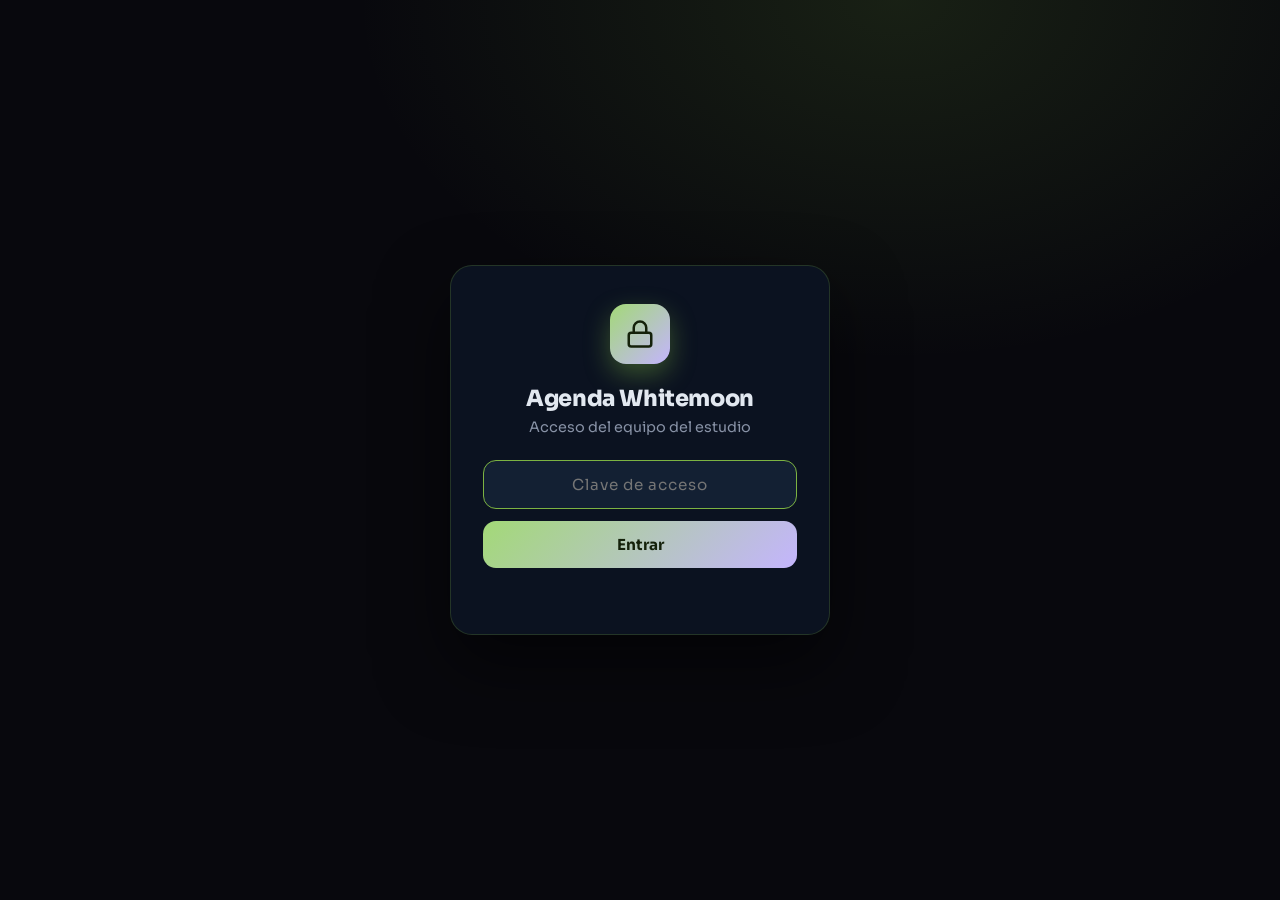
<file: agenda.html>
<!DOCTYPE html>
<html lang="es">
<head>
<meta charset="UTF-8">
<meta name="viewport" content="width=device-width,initial-scale=1">
<meta name="robots" content="noindex,nofollow">
<title>Agenda · Whitemoon Yoga &amp; Pilates</title>
<link rel="preconnect" href="https://fonts.googleapis.com">
<link rel="preconnect" href="https://fonts.gstatic.com" crossorigin>
<link href="https://fonts.googleapis.com/css2?family=Sora:wght@400;500;600;700;800&display=swap" rel="stylesheet">
<style>
*{margin:0;padding:0;box-sizing:border-box}
:root{
  --primary:#7cb342;
  --primary-dark:#5f8f33;
  --bg:#08080d;
  --bg2:#0b1220;
  --panel:#0f172a;
  --card:#132033;
  --border:rgba(148,163,184,.14);
  --border2:rgba(124,179,66,.22);
  --text:#e2e8f0;
  --muted:#8892a6;
  --muted2:#7c8aa3;
  --grad:linear-gradient(135deg,#a3d977 0%,#c4b5fd 100%);
  --agendada:#7cb342; --confirmada:#10b981; --completada:#94a3b8; --noshow:#ef4444; --cancelada:#475569;
}
html,body{height:100%}
body{font-family:'Sora',system-ui,-apple-system,Segoe UI,Roboto,sans-serif;background:radial-gradient(1200px 700px at 80% -10%,rgba(124,179,66,.10),transparent 60%),var(--bg);color:var(--text);-webkit-font-smoothing:antialiased;min-height:100vh}
button{font-family:inherit}

/* GATE */
#gate{position:fixed;inset:0;z-index:100;background:radial-gradient(900px 600px at 70% 0%,rgba(124,179,66,.14),transparent 60%),var(--bg);display:flex;align-items:center;justify-content:center;padding:24px}
#gate.hidden{display:none}
.gate-card{width:100%;max-width:380px;background:var(--bg2);border:1px solid var(--border2);border-radius:22px;padding:38px 32px;box-shadow:0 30px 70px rgba(0,0,0,.55);text-align:center}
.gate-ico{width:60px;height:60px;border-radius:16px;background:var(--grad);display:flex;align-items:center;justify-content:center;margin:0 auto 20px;box-shadow:0 10px 26px rgba(124,179,66,.4)}
.gate-ico svg{width:30px;height:30px;color:#14210a}
.gate-card h1{font-size:1.4rem;font-weight:800;letter-spacing:-.4px;margin-bottom:6px}
.gate-card p{color:var(--muted);font-size:.9rem;margin-bottom:24px}
.gate-card input{width:100%;background:var(--card);border:1px solid var(--border2);color:var(--text);padding:14px 16px;border-radius:13px;font-size:.95rem;font-family:inherit;outline:none;margin-bottom:12px;text-align:center;letter-spacing:1px}
.gate-card input:focus{border-color:var(--primary)}
.gate-card button{width:100%;background:var(--grad);border:none;color:#14210a;padding:14px;border-radius:13px;font-weight:700;font-size:.95rem;cursor:pointer;transition:opacity .2s}
.gate-card button:hover{opacity:.92}
.gate-err{color:#fca5a5;font-size:.82rem;height:18px;margin-top:10px}

/* TOPBAR */
.top{position:sticky;top:0;z-index:20;background:rgba(11,18,32,.82);backdrop-filter:blur(16px);border-bottom:1px solid var(--border2);padding:14px 26px}
.top-inner{max-width:1280px;margin:0 auto;display:flex;align-items:center;gap:20px;flex-wrap:wrap}
.brand{display:flex;align-items:center;gap:11px}
.brand .ico{width:38px;height:38px;border-radius:11px;background:var(--grad);display:flex;align-items:center;justify-content:center;box-shadow:0 8px 20px rgba(124,179,66,.38)}
.brand .ico svg{width:20px;height:20px;color:#14210a}
.brand b{font-size:1.05rem;font-weight:800;letter-spacing:-.3px}
.brand span{display:block;font-size:.7rem;color:var(--muted);font-weight:600;letter-spacing:.5px;text-transform:uppercase}
.counters{display:flex;gap:10px;margin-left:auto}
.counter{background:var(--card);border:1px solid var(--border);border-radius:13px;padding:8px 16px;text-align:center;min-width:78px}
.counter b{display:block;font-size:1.25rem;font-weight:800;line-height:1;background:linear-gradient(135deg,#a3d977,#c4b5fd);-webkit-background-clip:text;background-clip:text;-webkit-text-fill-color:transparent}
.counter span{font-size:.66rem;color:var(--muted);font-weight:600;text-transform:uppercase;letter-spacing:.5px}
.logout{background:rgba(148,163,184,.10);border:1px solid var(--border);color:var(--muted);padding:9px 14px;border-radius:11px;font-size:.8rem;font-weight:600;cursor:pointer;transition:all .2s}
.logout:hover{color:var(--text);border-color:var(--border2)}

/* WEEK NAV */
.weeknav{max-width:1280px;margin:0 auto;padding:20px 26px 6px;display:flex;align-items:center;justify-content:space-between;gap:14px;flex-wrap:wrap}
.weeknav .range{font-size:1.15rem;font-weight:700;letter-spacing:-.3px}
.weeknav .range small{display:block;font-size:.74rem;color:var(--muted);font-weight:500;letter-spacing:.4px;text-transform:uppercase;margin-top:2px}
.wbtns{display:flex;gap:8px}
.wbtn{background:var(--card);border:1px solid var(--border2);color:var(--text);padding:9px 15px;border-radius:11px;font-size:.85rem;font-weight:600;cursor:pointer;transition:all .18s;display:inline-flex;align-items:center;gap:6px}
.wbtn:hover{background:rgba(124,179,66,.14);border-color:var(--primary)}
.wbtn.now{background:var(--grad);border-color:transparent;color:#14210a}
.wbtn svg{width:15px;height:15px}

/* CALENDAR */
.wrap{max-width:1280px;margin:0 auto;padding:16px 26px 60px}
.loading{text-align:center;color:var(--muted);padding:60px 0;font-size:.9rem}
.calhead{display:grid;grid-template-columns:64px repeat(5,1fr);gap:0;position:sticky;top:70px;z-index:10}
.dh{padding:12px 8px;text-align:center;border-bottom:1px solid var(--border2)}
.dh:first-child{border-bottom:none}
.dh b{font-size:.95rem;font-weight:700}
.dh span{display:block;font-size:.68rem;color:var(--muted);text-transform:uppercase;letter-spacing:.6px;margin-top:2px}
.dh.today b{color:#b7e08c}
.dh.today{background:rgba(124,179,66,.08);border-radius:12px 12px 0 0}
.calgrid{display:grid;grid-template-columns:64px repeat(5,1fr);gap:0}
.gutter{position:relative}
.gutter .tl{position:absolute;right:8px;transform:translateY(-50%);font-size:.68rem;color:var(--muted2);font-weight:500;white-space:nowrap}
.daycol{position:relative;border-left:1px solid var(--border)}
.daycol.today{background:rgba(124,179,66,.045)}
.slotline{position:absolute;left:0;right:0;height:1px;background:var(--border)}
.slotline.hour{background:rgba(148,163,184,.18)}
.midday{position:absolute;left:0;right:0;display:flex;align-items:center;justify-content:center;font-size:.64rem;color:var(--muted2);letter-spacing:1px;text-transform:uppercase;background:repeating-linear-gradient(-45deg,rgba(148,163,184,.05),rgba(148,163,184,.05) 6px,transparent 6px,transparent 12px);border-top:1px dashed var(--border);border-bottom:1px dashed var(--border)}
.midday.gut{background:none;border:none}

/* CITA BLOCK */
.cita{position:absolute;left:4px;right:4px;border-radius:9px;padding:6px 8px;overflow:hidden;cursor:pointer;border-left:3px solid;transition:transform .12s,box-shadow .12s;z-index:2}
.cita:hover{transform:translateY(-1px);box-shadow:0 8px 20px rgba(0,0,0,.4);z-index:3}
.cita .ct{font-size:.72rem;font-weight:700;line-height:1.1}
.cita .cn{font-size:.78rem;font-weight:600;margin-top:1px;white-space:nowrap;overflow:hidden;text-overflow:ellipsis}
.cita .cs{font-size:.68rem;opacity:.85;white-space:nowrap;overflow:hidden;text-overflow:ellipsis}
.cita.cancelada{opacity:.5}
.cita.cancelada .cn{text-decoration:line-through}

/* LIST (móvil) */
.list{display:none;padding-top:6px}
.daygroup{margin-bottom:22px}
.daygroup h3{font-size:.92rem;font-weight:700;margin-bottom:10px;padding-bottom:8px;border-bottom:1px solid var(--border2)}
.daygroup h3.today{color:#b7e08c}
.daygroup .empty{color:var(--muted2);font-size:.82rem;padding:4px 0}
.lrow{display:flex;align-items:center;gap:12px;background:var(--card);border:1px solid var(--border);border-left:3px solid;border-radius:12px;padding:11px 13px;margin-bottom:8px;cursor:pointer;transition:border-color .18s}
.lrow:hover{border-color:var(--border2)}
.lrow .lt{font-size:.9rem;font-weight:700;min-width:44px}
.lrow .li b{font-size:.88rem;font-weight:600;display:block}
.lrow .li span{font-size:.76rem;color:var(--muted)}
.lrow.cancelada{opacity:.55}
.lrow.cancelada b{text-decoration:line-through}

.pill{display:inline-block;font-size:.66rem;font-weight:700;padding:3px 9px;border-radius:20px;text-transform:uppercase;letter-spacing:.4px;margin-left:auto;white-space:nowrap}

/* PANEL */
.scrim{position:fixed;inset:0;background:rgba(0,0,0,.5);backdrop-filter:blur(3px);z-index:40;opacity:0;pointer-events:none;transition:opacity .25s}
.scrim.open{opacity:1;pointer-events:auto}
.panel{position:fixed;top:0;right:0;height:100%;width:380px;max-width:92vw;background:var(--bg2);border-left:1px solid var(--border2);z-index:50;transform:translateX(100%);transition:transform .28s cubic-bezier(.4,0,.2,1);display:flex;flex-direction:column;box-shadow:-20px 0 60px rgba(0,0,0,.5)}
.panel.open{transform:translateX(0)}
.panel-head{padding:20px 22px;border-bottom:1px solid var(--border);display:flex;align-items:flex-start;gap:12px}
.panel-head .ph-t{flex:1}
.panel-head h2{font-size:1.15rem;font-weight:700;letter-spacing:-.3px}
.panel-head .sub{font-size:.8rem;color:var(--muted);margin-top:3px}
.panel-close{background:rgba(148,163,184,.12);border:none;color:var(--muted);width:32px;height:32px;border-radius:50%;cursor:pointer;font-size:1.2rem;line-height:1;flex-shrink:0}
.panel-close:hover{color:var(--text)}
.panel-body{flex:1;overflow-y:auto;padding:22px}
.field{margin-bottom:16px}
.field label{display:block;font-size:.68rem;color:var(--muted2);text-transform:uppercase;letter-spacing:.6px;font-weight:600;margin-bottom:4px}
.field div{font-size:.95rem;font-weight:500}
.field a{color:#b7e08c;text-decoration:none}
.acts{display:grid;grid-template-columns:1fr 1fr;gap:9px;margin-top:22px}
.act{border:1px solid var(--border2);background:var(--card);color:var(--text);padding:12px;border-radius:12px;font-size:.86rem;font-weight:600;cursor:pointer;transition:all .18s}
.act:hover{transform:translateY(-1px)}
.act.confirm:hover{background:rgba(16,185,129,.16);border-color:var(--confirmada);color:#6ee7b7}
.act.done:hover{background:rgba(148,163,184,.16);border-color:var(--completada)}
.act.noshow:hover{background:rgba(239,68,68,.14);border-color:var(--noshow);color:#fca5a5}
.act.cancel:hover{background:rgba(239,68,68,.10);border-color:var(--noshow);color:#fca5a5}
.act.repro{grid-column:1/3}
.act.repro:hover{background:rgba(124,179,66,.14);border-color:var(--primary);color:#b7e08c}
.act:disabled{opacity:.4;cursor:default;transform:none}
.repro-box{margin-top:18px;border-top:1px solid var(--border);padding-top:18px}
.repro-box .rt{font-size:.82rem;color:var(--muted);margin-bottom:10px}
.rchips{display:flex;flex-wrap:wrap;gap:8px}
.rchip{background:rgba(124,179,66,.10);border:1px solid var(--border2);color:#b7e08c;padding:9px 13px;border-radius:11px;font-size:.82rem;font-weight:600;cursor:pointer;transition:all .15s}
.rchip:hover{background:var(--primary);color:#14210a;border-color:var(--primary)}
.rdate{background:var(--card);border:1px solid var(--border2);color:var(--text);padding:9px 13px;border-radius:11px;font-size:.82rem;font-family:inherit;cursor:pointer;color-scheme:dark}

/* OBSERVACIONES */
.notas-box{margin-top:20px}
.notas-box>label{display:block;font-size:.68rem;color:var(--muted2);text-transform:uppercase;letter-spacing:.6px;font-weight:600;margin-bottom:6px}
.notas-box textarea{width:100%;min-height:88px;resize:vertical;background:var(--card);border:1px solid var(--border2);color:var(--text);border-radius:12px;padding:11px 13px;font-family:inherit;font-size:.88rem;line-height:1.5;outline:none;transition:border-color .18s}
.notas-box textarea:focus{border-color:var(--primary)}
.notas-box textarea::placeholder{color:var(--muted2)}
.notas-foot{display:flex;align-items:center;justify-content:space-between;gap:12px;margin-top:9px}
.notas-count{font-size:.72rem;color:var(--muted2);font-variant-numeric:tabular-nums}
.notas-count.over{color:#fca5a5}
.btn-notas{background:var(--grad);border:none;color:#14210a;padding:9px 18px;border-radius:11px;font-size:.84rem;font-weight:700;cursor:pointer;font-family:inherit;transition:opacity .2s}
.btn-notas:hover{opacity:.92}
.btn-notas:disabled{opacity:.5;cursor:default}
.note-ico{margin-left:5px;font-size:.72rem;opacity:.95;cursor:default}

/* TOAST */
#toast{position:fixed;bottom:24px;left:50%;transform:translate(-50%,20px);background:var(--panel);border:1px solid var(--border2);color:var(--text);padding:13px 22px;border-radius:13px;font-size:.88rem;font-weight:600;z-index:80;opacity:0;pointer-events:none;transition:all .25s;box-shadow:0 16px 40px rgba(0,0,0,.5)}
#toast.show{opacity:1;transform:translate(-50%,0)}
#toast.ok{border-color:var(--confirmada)}
#toast.err{border-color:var(--noshow)}

/* TABS */
.tabs{display:flex;gap:4px;background:var(--card);border:1px solid var(--border);border-radius:12px;padding:4px}
.tab{background:none;border:none;color:var(--muted);padding:8px 16px;border-radius:9px;font-size:.86rem;font-weight:600;cursor:pointer;transition:all .18s}
.tab:hover{color:var(--text)}
.tab.active{background:var(--grad);color:#14210a}
.pName.link{cursor:pointer;text-decoration:underline;text-decoration-color:rgba(125,211,252,.4);text-underline-offset:3px}
.pName.link:hover{color:#b7e08c}

/* PANES (perfil / clientes) */
.pane{max-width:820px;margin:0 auto;padding:22px 26px 60px}
.pane-h{font-size:1.4rem;font-weight:800;letter-spacing:-.4px;margin-bottom:18px}
.pane-top{display:flex;align-items:center;justify-content:space-between;gap:14px;margin-bottom:16px;flex-wrap:wrap}
.pane-top .pane-h{margin-bottom:0}
.back{background:none;border:none;color:var(--muted);font-size:.86rem;font-weight:600;cursor:pointer;padding:0;margin-bottom:12px}
.back:hover{color:#b7e08c}

/* FORMS */
.form{background:var(--bg2);border:1px solid var(--border);border-radius:16px;padding:22px}
.fld{margin-bottom:16px}
.fld:last-child{margin-bottom:0}
.fld>label{display:block;font-size:.7rem;color:var(--muted2);text-transform:uppercase;letter-spacing:.6px;font-weight:600;margin-bottom:6px}
.inp{width:100%;background:var(--card);border:1px solid var(--border2);color:var(--text);border-radius:11px;padding:11px 13px;font-family:inherit;font-size:.9rem;outline:none;transition:border-color .18s}
.inp:focus{border-color:var(--primary)}
.inp::placeholder{color:var(--muted2)}
textarea.ta{min-height:90px;resize:vertical;line-height:1.5}
.saveline{display:flex;align-items:center;justify-content:space-between;gap:14px;margin-top:6px;flex-wrap:wrap}
.upd{font-size:.74rem;color:var(--muted2)}
.form-err{color:#fca5a5;font-size:.82rem;min-height:16px;margin:4px 0}
.btn-prim{background:var(--grad);border:none;color:#14210a;padding:11px 20px;border-radius:11px;font-size:.86rem;font-weight:700;cursor:pointer;font-family:inherit;transition:opacity .2s}
.btn-prim:hover{opacity:.92}
.btn-prim:disabled{opacity:.5;cursor:default}
.btn-prim.wide{width:100%;margin-top:6px;padding:13px}
.help-box{background:rgba(124,179,66,.06);border:1px solid var(--border2);border-radius:14px;padding:18px 20px;margin-top:20px;font-size:.86rem;line-height:1.6;color:var(--muted)}
.help-box b{color:var(--text)}
.help-box ol{margin:8px 0 0;padding-left:20px}
.help-box li{margin-bottom:6px}
.help-box code{background:var(--card);border:1px solid var(--border);border-radius:6px;padding:2px 7px;font-size:.82rem;color:#b7e08c}

/* PACIENTES */
.search{width:100%;background:var(--card);border:1px solid var(--border2);color:var(--text);border-radius:12px;padding:12px 15px;font-family:inherit;font-size:.9rem;outline:none;margin-bottom:16px}
.search:focus{border-color:var(--primary)}
.pac-list{display:flex;flex-direction:column;gap:10px}
.pac-card{display:flex;align-items:center;gap:18px;background:var(--bg2);border:1px solid var(--border);border-radius:14px;padding:15px 18px;cursor:pointer;transition:border-color .18s,transform .12s}
.pac-card:hover{border-color:var(--border2);transform:translateY(-1px)}
.pac-main{flex:1;min-width:0}
.pac-main b{display:block;font-size:.98rem;font-weight:700;white-space:nowrap;overflow:hidden;text-overflow:ellipsis}
.pac-main span{font-size:.82rem;color:var(--muted)}
.pac-stat{text-align:center;min-width:56px}
.pac-stat b{display:block;font-size:1rem;font-weight:800;color:#b7e08c}
.pac-stat span{font-size:.66rem;color:var(--muted2);text-transform:uppercase;letter-spacing:.4px}
.ver-ficha{background:rgba(124,179,66,.10);border:1px solid var(--border2);color:#b7e08c;padding:9px 14px;border-radius:10px;font-size:.8rem;font-weight:600;cursor:pointer;white-space:nowrap;font-family:inherit;transition:all .15s}
.pac-card:hover .ver-ficha{background:var(--primary);color:#14210a;border-color:var(--primary)}
.pac-empty{color:var(--muted2);font-size:.88rem;text-align:center;padding:34px 0}

/* HISTORIAL */
.ficha-form{margin-bottom:26px}
.hist-h{font-size:1.05rem;font-weight:700;margin-bottom:14px}
.hist{display:flex;flex-direction:column;gap:10px}
.hist-row{background:var(--bg2);border:1px solid var(--border);border-left:3px solid;border-radius:12px;padding:13px 15px}
.hist-top{display:flex;align-items:center;justify-content:space-between;gap:10px;margin-bottom:5px}
.hist-when{font-size:.88rem;font-weight:700}
.hist-mid{font-size:.82rem;color:var(--muted)}
.hist-nota{font-size:.82rem;color:var(--text);background:var(--card);border-radius:9px;padding:8px 11px;margin-top:8px;line-height:1.5}

/* MODAL */
.modal-scrim{position:fixed;inset:0;background:rgba(0,0,0,.55);backdrop-filter:blur(3px);z-index:60;display:flex;align-items:center;justify-content:center;padding:20px;animation:mfade .2s ease}
@keyframes mfade{from{opacity:0}to{opacity:1}}
.modal{width:100%;max-width:420px;background:var(--bg2);border:1px solid var(--border2);border-radius:18px;box-shadow:0 30px 70px rgba(0,0,0,.55);overflow:hidden}
.modal-head{display:flex;align-items:center;justify-content:space-between;padding:18px 20px;border-bottom:1px solid var(--border)}
.modal-head h3{font-size:1.1rem;font-weight:700}
.modal-body{padding:20px}

/* ===== SERVICIOS ===== */
.srv-table{display:flex;flex-direction:column;gap:12px}
.srv-row{background:var(--bg2);border:1px solid var(--border);border-radius:14px;padding:15px 18px;display:flex;flex-wrap:wrap;align-items:center;gap:14px 22px;transition:border-color .18s,box-shadow .18s}
.srv-row.dirty{border-color:var(--border2);box-shadow:0 0 0 1px var(--border2)}
.srv-name{flex:1 1 150px;font-size:1rem;font-weight:700;min-width:0}
.srv-fld{display:flex;flex-direction:column;gap:5px}
.srv-fld>label{font-size:.64rem;color:var(--muted2);text-transform:uppercase;letter-spacing:.6px;font-weight:600}
.srv-inp{width:70px;background:var(--card);border:1px solid var(--border2);color:var(--text);border-radius:10px;padding:8px 10px;font-family:inherit;font-size:.9rem;text-align:center;outline:none;font-variant-numeric:tabular-nums}
.srv-inp:focus{border-color:var(--primary)}
.srv-inp::-webkit-outer-spin-button,.srv-inp::-webkit-inner-spin-button{-webkit-appearance:none;margin:0}
.srv-inp[type=number]{-moz-appearance:textfield}
.price-grp{display:inline-flex;align-items:center;gap:6px}
.price-grp .srv-inp{width:82px}
.step{width:30px;height:30px;border-radius:9px;border:1px solid var(--border2);background:var(--card);color:var(--text);font-size:1.15rem;font-weight:700;cursor:pointer;line-height:1;flex-shrink:0;transition:all .15s}
.step:hover{background:rgba(124,179,66,.14);border-color:var(--primary);color:#b7e08c}
.sw{position:relative;display:inline-flex;width:46px;height:26px;cursor:pointer;flex-shrink:0}
.sw input{position:absolute;opacity:0;width:100%;height:100%;margin:0;cursor:pointer;z-index:2}
.sw .track{position:absolute;inset:0;background:var(--card);border:1px solid var(--border2);border-radius:20px;transition:.2s}
.sw .track::after{content:'';position:absolute;top:3px;left:3px;width:18px;height:18px;border-radius:50%;background:var(--muted);transition:.2s}
.sw input:checked~.track{background:rgba(16,185,129,.22);border-color:var(--confirmada)}
.sw input:checked~.track::after{transform:translateX(20px);background:#34d399}
.srv-upd{font-size:.72rem;color:var(--muted2);flex:1 1 90px;text-align:right;min-width:80px}
.srv-save{background:var(--grad);border:none;color:#14210a;padding:9px 16px;border-radius:10px;font-size:.82rem;font-weight:700;cursor:pointer;font-family:inherit;transition:opacity .2s;display:none}
.srv-save:hover{opacity:.92}
.srv-save:disabled{opacity:.5;cursor:default}
.srv-row.dirty .srv-save{display:inline-block}
.srv-err{flex-basis:100%;color:#fca5a5;font-size:.8rem;margin:0}
.srv-note{background:rgba(124,179,66,.06);border:1px solid var(--border2);border-radius:12px;padding:13px 16px;margin-top:16px;font-size:.82rem;line-height:1.55;color:var(--muted)}

/* ===== ESTADÍSTICAS ===== */
.stat-seg{display:inline-flex;gap:4px;background:var(--card);border:1px solid var(--border);border-radius:12px;padding:4px;flex-wrap:wrap;margin-bottom:6px}
.seg-btn{background:none;border:none;color:var(--muted);padding:8px 14px;border-radius:9px;font-size:.83rem;font-weight:600;cursor:pointer;font-family:inherit;transition:.18s}
.seg-btn:hover{color:var(--text)}
.seg-btn.active{background:var(--grad);color:#14210a}
.kpis{display:grid;grid-template-columns:repeat(auto-fit,minmax(150px,1fr));gap:14px;margin:22px 0 24px}
.kpi{background:var(--bg2);border:1px solid var(--border);border-radius:16px;padding:17px 19px}
.kpi b{display:block;font-size:1.8rem;font-weight:800;line-height:1.05;background:linear-gradient(135deg,#a3d977,#c4b5fd);-webkit-background-clip:text;background-clip:text;-webkit-text-fill-color:transparent;font-variant-numeric:tabular-nums;letter-spacing:-.5px}
.kpi>span{display:block;font-size:.7rem;color:var(--muted);text-transform:uppercase;letter-spacing:.5px;font-weight:600;margin-top:7px}
.kpi small{display:block;font-size:.72rem;color:var(--muted2);margin-top:4px}
.stat-card{background:var(--bg2);border:1px solid var(--border);border-radius:16px;padding:20px 22px;margin-bottom:18px}
.stat-card h3{font-size:1rem;font-weight:700;margin-bottom:4px}
.stat-card .sc-sub{font-size:.76rem;color:var(--muted2);margin-bottom:16px}
.stat-empty{color:var(--muted2);font-size:.86rem;padding:26px 0;text-align:center}
/* barras por servicio (horizontales) */
.tbar{margin-bottom:14px}
.tbar:last-child{margin-bottom:0}
.tbar-top{display:flex;justify-content:space-between;align-items:baseline;gap:10px;font-size:.85rem;margin-bottom:5px}
.tbar-name{font-weight:600;white-space:nowrap;overflow:hidden;text-overflow:ellipsis}
.tbar-val{color:var(--muted);white-space:nowrap;font-variant-numeric:tabular-nums;flex-shrink:0}
.tbar-val b{color:#b7e08c;font-weight:700}
.tbar-val i{color:var(--muted2);font-style:normal}
.tbar-track{height:12px;background:var(--card);border-radius:8px;overflow:hidden}
.tbar-fill{height:100%;background:linear-gradient(90deg,#7cb342,#8b5cf6);border-radius:8px;min-width:2px;transition:width .5s cubic-bezier(.4,0,.2,1)}
/* histograma de franjas (columnas verticales) */
.st-hist{display:flex;align-items:flex-end;gap:3px;height:168px;overflow-x:auto;padding-bottom:2px}
.hcol{flex:1 0 15px;display:flex;flex-direction:column;align-items:center;justify-content:flex-end;height:100%}
.hcol .hn{font-size:.62rem;color:var(--muted);margin-bottom:3px;font-variant-numeric:tabular-nums;height:12px}
.hcol .hbar{width:100%;max-width:24px;background:linear-gradient(180deg,#7cb342,#5f8f33);border-radius:5px 5px 0 0;min-height:2px}
.hcol.hot .hbar{background:linear-gradient(180deg,#8b5cf6,#7c3aed)}
.hcol .hl{font-size:.58rem;color:var(--muted2);margin-top:6px;white-space:nowrap;height:10px}
/* clientes */
.pat-split{display:grid;grid-template-columns:1fr 1fr;gap:18px}
.nr-bar{height:18px;border-radius:9px;overflow:hidden;display:flex;margin:14px 0 12px;background:var(--card)}
.nr-new{background:#8b5cf6}
.nr-rec{background:#7cb342}
.nr-legend{display:flex;gap:20px;font-size:.83rem;flex-wrap:wrap}
.nr-legend b{color:var(--text)}
.nr-legend i{display:inline-block;width:10px;height:10px;border-radius:3px;margin-right:7px;vertical-align:middle}
.top5{display:flex;flex-direction:column;gap:10px}
.top-row{display:flex;align-items:center;gap:12px;font-size:.88rem}
.top-rank{width:23px;height:23px;border-radius:7px;background:var(--card);border:1px solid var(--border);display:flex;align-items:center;justify-content:center;font-size:.72rem;font-weight:800;color:#b7e08c;flex-shrink:0}
.top-name{font-weight:600;cursor:pointer;text-decoration:underline;text-decoration-color:rgba(125,211,252,.35);text-underline-offset:3px;white-space:nowrap;overflow:hidden;text-overflow:ellipsis}
.top-name:hover{color:#b7e08c}
.top-n{margin-left:auto;color:var(--muted);font-size:.8rem;white-space:nowrap;flex-shrink:0}

@media(max-width:820px){
  .counters{order:3;width:100%;margin-left:0;justify-content:flex-start}
}
@media(max-width:600px){
  .top{padding:12px 16px}
  .weeknav{padding:16px 16px 4px}
  .weeknav .range{font-size:1.02rem}
  .wrap{padding:12px 16px 60px}
  .calhead,.calgrid{display:none}
  .list{display:block}
  .wbtn span{display:none}
  .wbtn{padding:9px 12px}
  .panel{width:100%;max-width:100%}
  .pane{padding:18px 16px 60px}
  .tabs{order:2}
  .pac-card{gap:12px;padding:13px 14px}
  .pac-stat{min-width:42px}
  .pac-stat b{font-size:.92rem}
  .ver-ficha{display:none}
  .srv-row{gap:12px 18px}
  .srv-name{flex:1 1 100%}
  .srv-upd{flex:1 1 100%;text-align:left}
  .kpis{grid-template-columns:1fr 1fr;gap:11px}
  .kpi{padding:14px 15px}
  .kpi b{font-size:1.5rem}
  .pat-split{grid-template-columns:1fr}
  .st-hist{height:150px}
  .hcol{flex:1 0 13px}
}
</style>
</head>
<body>

<!-- LOGIN -->
<div id="gate">
  <div class="gate-card">
    <div class="gate-ico">
      <svg viewBox="0 0 24 24" fill="none" stroke="currentColor" stroke-width="2" stroke-linecap="round" stroke-linejoin="round"><rect x="3" y="11" width="18" height="11" rx="2"/><path d="M7 11V7a5 5 0 0110 0v4"/></svg>
    </div>
    <h1>Agenda Whitemoon</h1>
    <p>Acceso del equipo del estudio</p>
    <input id="gate-in" type="password" placeholder="Clave de acceso" autocomplete="off" onkeydown="if(event.key==='Enter')doLogin()">
    <button onclick="doLogin()">Entrar</button>
    <div class="gate-err" id="gate-err"></div>
  </div>
</div>

<!-- APP -->
<div id="app" style="display:none">
  <div class="top">
    <div class="top-inner">
      <div class="brand">
        <div class="ico"><svg viewBox="0 0 24 24" fill="none" stroke="currentColor" stroke-width="2" stroke-linecap="round" stroke-linejoin="round"><circle cx="12" cy="5.6" r="2.4"/><path d="M12 8.4c0 2.9-1.9 4.8-4.2 5.5M12 8.4c0 2.9 1.9 4.8 4.2 5.5"/><path d="M3.6 16.6c2.5 2.7 5.3 4 8.4 4s5.9-1.3 8.4-4c-1.8-1.4-3.6-1.8-5.4-1.2-1.1.4-2.1.9-3 .9s-1.9-.5-3-.9c-1.8-.6-3.6-.2-5.4 1.2z"/></svg></div>
        <div><b>Whitemoon</b><span>Agenda del estudio</span></div>
      </div>
      <nav class="tabs">
        <button class="tab active" id="tab-agenda" onclick="showView('agenda')">Agenda</button>
        <button class="tab" id="tab-clientes" onclick="showView('clientes')">Clientes</button>
        <button class="tab" id="tab-servicios" onclick="showView('servicios')">Servicios</button>
        <button class="tab" id="tab-estadisticas" onclick="showView('estadisticas')">Estadísticas</button>
        <button class="tab" id="tab-perfil" onclick="showView('perfil')">Perfil</button>
      </nav>
      <div class="counters" id="counters">
        <div class="counter"><b id="cHoy">0</b><span>Hoy</span></div>
        <div class="counter"><b id="cSem">0</b><span>Semana</span></div>
      </div>
      <button class="logout" onclick="logout()">Salir</button>
    </div>
  </div>

  <div id="view-agenda">
    <div class="weeknav">
      <div class="range"><span id="rangeMain">—</span><small id="rangeSub">Semana</small></div>
      <div class="wbtns">
        <button class="wbtn" onclick="shiftWeek(-1)"><svg viewBox="0 0 24 24" fill="none" stroke="currentColor" stroke-width="2.4" stroke-linecap="round" stroke-linejoin="round"><path d="M15 18l-6-6 6-6"/></svg><span>Anterior</span></button>
        <button class="wbtn now" onclick="thisWeek()">Esta semana</button>
        <button class="wbtn" onclick="shiftWeek(1)"><span>Siguiente</span><svg viewBox="0 0 24 24" fill="none" stroke="currentColor" stroke-width="2.4" stroke-linecap="round" stroke-linejoin="round"><path d="M9 18l6-6-6-6"/></svg></button>
      </div>
    </div>

    <div class="wrap">
      <div class="calhead" id="calhead"></div>
      <div class="calgrid" id="calgrid"></div>
      <div class="list" id="list"></div>
      <div class="loading" id="loading" style="display:none">Cargando agenda…</div>
    </div>
  </div>

  <div id="view-clientes" style="display:none"></div>
  <div id="view-servicios" style="display:none"></div>
  <div id="view-estadisticas" style="display:none"></div>
  <div id="view-perfil" style="display:none"></div>
</div>

<div id="modalHost"></div>

<!-- PANEL -->
<div class="scrim" id="scrim" onclick="closePanel()"></div>
<aside class="panel" id="panel" aria-label="Detalle de cita">
  <div class="panel-head">
    <div class="ph-t">
      <h2 class="pName" id="pName">—</h2>
      <div class="sub" id="pWhen">—</div>
    </div>
    <button class="panel-close" onclick="closePanel()" aria-label="Cerrar">×</button>
  </div>
  <div class="panel-body" id="panelBody"></div>
</aside>

<div id="toast"></div>

<script>
// ===== CONFIG =====
var EDGE_URL = 'https://mlaqtniujnvfxcvcourm.supabase.co/functions/v1/yoga-cita';
var CLAVE = 'Yoga';
var DOW  = ['Dom','Lun','Mar','Mié','Jue','Vie','Sáb'];
var DOWL = ['domingo','lunes','martes','miércoles','jueves','viernes','sábado'];
var MES  = ['ene','feb','mar','abr','may','jun','jul','ago','sep','oct','nov','dic'];
var ESTADOS = {
  agendada:{label:'Agendada', c:'#7cb342'},
  confirmada:{label:'Confirmada', c:'#10b981'},
  completada:{label:'Completada', c:'#94a3b8'},
  no_show:{label:'No show', c:'#ef4444'},
  cancelada:{label:'Cancelada', c:'#475569'}
};
function estadoInfo(e){ return ESTADOS[e] || ESTADOS.agendada; }

// franjas horarias (min desde medianoche)
var M_START=600, M_END=840, T_START=960, T_END=1230;  // 10:00-14:00 · 16:00-20:30
var PPM=46/30;        // px por minuto (fila 30min = 46px)
var SEP=36;           // banda separadora del mediodía
var M_H=(M_END-M_START)*PPM, T_H=(T_END-T_START)*PPM, TOTAL_H=M_H+SEP+T_H;

// ===== STATE =====
var currentMonday, citas=[], current=null;
var activeView='agenda', configCache=null, clientesCache=[], fichaActual=null, searchTimer=null;

// ===== DATE HELPERS =====
function pad(n){ return (n<10?'0':'')+n; }
function madridToday(){
  var s=new Intl.DateTimeFormat('en-CA',{timeZone:'Europe/Madrid',year:'numeric',month:'2-digit',day:'2-digit'}).format(new Date());
  var p=s.split('-'); return {y:+p[0],m:+p[1],d:+p[2]};
}
function civilToUTC(c){ return Date.UTC(c.y,c.m-1,c.d); }
function fromUTC(ms){ var d=new Date(ms); return {y:d.getUTCFullYear(),m:d.getUTCMonth()+1,d:d.getUTCDate()}; }
function isoOf(c){ return c.y+'-'+pad(c.m)+'-'+pad(c.d); }
function dowOf(c){ return new Date(civilToUTC(c)).getUTCDay(); }
function addDays(c,n){ return fromUTC(civilToUTC(c)+n*86400000); }
function mondayOf(c){ var off=(dowOf(c)+6)%7; return fromUTC(civilToUTC(c)-off*86400000); }
function madridOffset(dateObj){
  try{
    var s=new Intl.DateTimeFormat('en-US',{timeZone:'Europe/Madrid',timeZoneName:'longOffset'}).format(dateObj);
    var m=s.match(/GMT([+-]\d{2}:\d{2})/); if(m) return m[1];
    var m2=s.match(/GMT([+-])(\d{1,2})/); if(m2) return m2[1]+pad(+m2[2])+':00';
  }catch(e){}
  return '+01:00';
}
function weekRange(monday){
  var next=addDays(monday,7);
  var offA=madridOffset(new Date(isoOf(monday)+'T12:00:00Z'));
  var offB=madridOffset(new Date(isoOf(next)+'T12:00:00Z'));
  return { desde: isoOf(monday)+'T00:00:00'+offA, hasta: isoOf(next)+'T00:00:00'+offB };
}
function nextBusinessDays(n){
  var out=[], ms=civilToUTC(madridToday()), guard=0;
  while(out.length<n && guard<20){
    var cc=fromUTC(ms), w=dowOf(cc);
    if(w>=1&&w<=5) out.push({iso:isoOf(cc), label:DOW[w]+' '+cc.d+' '+MES[cc.m-1]});
    ms+=86400000; guard++;
  }
  return out;
}
function minToStr(m){ return pad(Math.floor(m/60))+':'+pad(m%60); }
function minutesToY(m){
  if(m<=M_END) return (m-M_START)*PPM;
  return M_H+SEP+(m-T_START)*PPM;
}
// El backend devuelve cita_at en UTC (agenda) o con offset de Madrid (huecos).
// Convertimos el instante absoluto a hora de pared de Madrid (fecha + HH:MM).
function madridParts(isoStr){
  var d=new Date(isoStr);
  var parts=new Intl.DateTimeFormat('en-CA',{timeZone:'Europe/Madrid',year:'numeric',month:'2-digit',day:'2-digit',hour:'2-digit',minute:'2-digit',hour12:false}).formatToParts(d);
  var o={}; parts.forEach(function(p){ o[p.type]=p.value; });
  var hh=(o.hour==='24')?'00':o.hour;
  return { date:o.year+'-'+o.month+'-'+o.day, hm:hh+':'+o.minute, min:(+hh)*60+(+o.minute) };
}
function citaMinutes(c){ return c._md.min; }

// ===== NET =====
async function yoga(payload){
  try{
    var r=await fetch(EDGE_URL,{method:'POST',headers:{'Content-Type':'application/json'},body:JSON.stringify(payload)});
    return await r.json();
  }catch(e){ return {ok:false,_neterr:true}; }
}
function toast(msg, kind){
  var t=document.getElementById('toast');
  t.textContent=msg; t.className='show '+(kind||'');
  clearTimeout(t._t); t._t=setTimeout(function(){ t.className=''; }, 2600);
}

// ===== AUTH =====
function doLogin(){
  var v=document.getElementById('gate-in').value.trim();
  if(v===CLAVE){
    try{ sessionStorage.setItem('yoga_auth','1'); }catch(e){}
    enter();
  } else {
    document.getElementById('gate-err').textContent='Clave incorrecta';
  }
}
function logout(){
  try{ sessionStorage.removeItem('yoga_auth'); }catch(e){}
  location.reload();
}
function enter(){
  document.getElementById('gate').classList.add('hidden');
  document.getElementById('app').style.display='block';
  currentMonday=mondayOf(madridToday());
  loadWeek();
}

// ===== LOAD & RENDER =====
async function loadWeek(){
  document.getElementById('loading').style.display='block';
  var r=weekRange(currentMonday);
  var res=await yoga({action:'agenda', desde:r.desde, hasta:r.hasta});
  document.getElementById('loading').style.display='none';
  if(res._neterr){ toast('No se pudo conectar con la agenda','err'); citas=[]; }
  else { citas=(res&&res.citas)||[]; }
  citas.forEach(function(c){ c._md=madridParts(c.cita_at); });
  render();
}
function render(){
  var mon=currentMonday, fri=addDays(mon,4);
  var days=[]; for(var i=0;i<5;i++) days.push(addDays(mon,i));
  var todayIso=isoOf(madridToday());

  // rango + contadores
  document.getElementById('rangeMain').textContent = mon.d+' '+MES[mon.m-1]+' – '+fri.d+' '+MES[fri.m-1]+' '+fri.y;
  document.getElementById('rangeSub').textContent = 'Semana laboral · L a V';
  var activas=citas.filter(function(c){ return c.estado!=='cancelada'; });
  document.getElementById('cSem').textContent = activas.length;
  document.getElementById('cHoy').textContent = activas.filter(function(c){ return c._md.date===todayIso; }).length;

  renderHead(days, todayIso);
  renderGrid(days, todayIso);
  renderList(days, todayIso);
}
function renderHead(days, todayIso){
  var h=document.getElementById('calhead');
  h.innerHTML='<div class="dh"></div>';
  days.forEach(function(c){
    var t=isoOf(c)===todayIso;
    h.innerHTML+='<div class="dh'+(t?' today':'')+'"><b>'+DOW[dowOf(c)]+'</b><span>'+c.d+' '+MES[c.m-1]+'</span></div>';
  });
}
function renderGrid(days, todayIso){
  var g=document.getElementById('calgrid');
  g.innerHTML='';
  // gutter con etiquetas horarias
  var gut=document.createElement('div'); gut.className='gutter'; gut.style.height=TOTAL_H+'px';
  var m;
  for(m=M_START;m<=M_END;m+=30) gut.appendChild(tlabel(m));
  for(m=T_START;m<=T_END;m+=30) gut.appendChild(tlabel(m));
  var mg=document.createElement('div'); mg.className='midday gut'; mg.style.top=M_H+'px'; mg.style.height=SEP+'px';
  gut.appendChild(mg);
  g.appendChild(gut);

  days.forEach(function(c){
    var col=document.createElement('div');
    col.className='daycol'+(isoOf(c)===todayIso?' today':'');
    col.style.height=TOTAL_H+'px';
    // líneas de franja
    for(m=M_START;m<=M_END;m+=30) col.appendChild(sline(m));
    for(m=T_START;m<=T_END;m+=30) col.appendChild(sline(m));
    // banda mediodía
    var band=document.createElement('div'); band.className='midday';
    band.style.top=M_H+'px'; band.style.height=SEP+'px'; band.textContent='14:00 – 16:00';
    col.appendChild(band);
    // citas del día
    citas.filter(function(x){ return x._md.date===isoOf(c); }).forEach(function(x){
      col.appendChild(citaBlock(x));
    });
    g.appendChild(col);
  });
}
function tlabel(m){
  var d=document.createElement('div'); d.className='tl'; d.style.top=minutesToY(m)+'px'; d.textContent=minToStr(m);
  return d;
}
function sline(m){
  var d=document.createElement('div'); d.className='slotline'+(m%60===0?' hour':''); d.style.top=minutesToY(m)+'px';
  return d;
}
function citaBlock(c){
  var info=estadoInfo(c.estado);
  var start=citaMinutes(c), dur=c.duracion_min||30;
  var el=document.createElement('div');
  el.className='cita '+c.estado;
  el.style.top=minutesToY(start)+'px';
  el.style.height=Math.max(dur*PPM-3,26)+'px';
  el.style.background=hexA(info.c,.16);
  el.style.borderLeftColor=info.c;
  el.style.color=lighten(info.c);
  el.innerHTML='<div class="ct">'+minToStr(start)+'</div><div class="cn">'+esc(c.cliente_nombre)+noteIco(c)+'</div><div class="cs">'+esc(c.servicio||'')+'</div>';
  el.onclick=function(){ openPanel(c); };
  return el;
}
function renderList(days, todayIso){
  var wrap=document.getElementById('list'); wrap.innerHTML='';
  days.forEach(function(c){
    var iso=isoOf(c), t=iso===todayIso;
    var dayCitas=citas.filter(function(x){ return x._md.date===iso; })
                      .sort(function(a,b){ return citaMinutes(a)-citaMinutes(b); });
    var grp=document.createElement('div'); grp.className='daygroup';
    grp.innerHTML='<h3'+(t?' class="today"':'')+'>'+DOW[dowOf(c)]+' '+c.d+' '+MES[c.m-1]+(t?' · hoy':'')+'</h3>';
    if(!dayCitas.length){ grp.innerHTML+='<div class="empty">Sin citas</div>'; }
    else dayCitas.forEach(function(x){
      var info=estadoInfo(x.estado);
      var row=document.createElement('div');
      row.className='lrow '+x.estado; row.style.borderLeftColor=info.c;
      row.innerHTML='<div class="lt">'+minToStr(citaMinutes(x))+'</div>'+
        '<div class="li"><b>'+esc(x.cliente_nombre)+noteIco(x)+'</b><span>'+esc(x.servicio||'')+' · '+(x.duracion_min||30)+' min</span></div>'+
        '<span class="pill" style="background:'+hexA(info.c,.16)+';color:'+lighten(info.c)+'">'+info.label+'</span>';
      row.onclick=function(){ openPanel(x); };
      grp.appendChild(row);
    });
    wrap.appendChild(grp);
  });
}

// ===== PANEL =====
function openPanel(c){
  current=c;
  var info=estadoInfo(c.estado);
  var dp=c._md.date.split('-'), dc={y:+dp[0],m:+dp[1],d:+dp[2]};
  var whenTxt=DOWL[dowOf(dc)]+', '+dc.d+' '+MES[dc.m-1]+' · '+c._md.hm;
  var pn=document.getElementById('pName');
  pn.textContent=c.cliente_nombre;
  if(c.cliente_id){
    pn.classList.add('link'); pn.title='Ver ficha del cliente';
    pn.onclick=function(){ openClienteFromCita(c.cliente_id); };
  } else {
    pn.classList.remove('link'); pn.title=''; pn.onclick=null;
  }
  document.getElementById('pWhen').textContent=whenTxt;
  var b=document.getElementById('panelBody');
  b.innerHTML=
    '<div class="field"><label>Estado</label><div><span class="pill" style="position:static;margin:0;background:'+hexA(info.c,.16)+';color:'+lighten(info.c)+'">'+info.label+'</span></div></div>'+
    '<div class="field"><label>Servicio</label><div>'+esc(c.servicio||'—')+' · '+(c.duracion_min||30)+' min</div></div>'+
    '<div class="field"><label>Teléfono</label><div><a href="tel:'+esc(c.cliente_telefono||'')+'">'+esc(c.cliente_telefono||'—')+'</a></div></div>'+
    (c.resena_enviada?'<div class="field"><label>Reseña GMB</label><div>✓ Enviada</div></div>':'')+
    '<div class="notas-box">'+
      '<label>Observaciones</label>'+
      '<textarea id="notasTa" maxlength="2000" oninput="updateNotasCount()" placeholder="Notas internas de la cita: fórmula de color, tiempos, avisos…">'+esc(c.notas||'')+'</textarea>'+
      '<div class="notas-foot">'+
        '<span class="notas-count" id="notasCount">0 / 2000</span>'+
        '<button class="btn-notas" id="notasBtn" onclick="saveNotas()">Guardar observaciones</button>'+
      '</div>'+
    '</div>'+
    '<div class="acts">'+
      '<button class="act confirm" onclick="act(\'confirmada\')">✓ Confirmar</button>'+
      '<button class="act done" onclick="act(\'completada\')">✔ Completada</button>'+
      '<button class="act noshow" onclick="act(\'no_show\')">✕ No show</button>'+
      '<button class="act cancel" onclick="act(\'cancelada\')">🗑 Cancelar</button>'+
      '<button class="act repro" onclick="startRepro()">🔁 Reprogramar</button>'+
    '</div>'+
    '<div id="reproBox"></div>';
  updateNotasCount();
  document.getElementById('scrim').classList.add('open');
  document.getElementById('panel').classList.add('open');
}
function closePanel(){
  document.getElementById('scrim').classList.remove('open');
  document.getElementById('panel').classList.remove('open');
  current=null;
}
async function act(estado){
  if(!current) return;
  var res=await yoga({action:'estado', cita_id:current.id, estado:estado});
  if(res && res.ok!==false && !res._neterr){
    var msg = estado==='completada' ? 'Cita completada · reseña enviada' : 'Cita marcada como '+estadoInfo(estado).label.toLowerCase();
    toast(msg,'ok'); closePanel(); await loadWeek();
  } else {
    toast((res && res.reason) || 'No se pudo actualizar','err');
  }
}

// ===== OBSERVACIONES =====
function updateNotasCount(){
  var ta=document.getElementById('notasTa'), el=document.getElementById('notasCount');
  if(!ta||!el) return;
  var n=ta.value.length;
  el.textContent=n+' / 2000';
  el.classList.toggle('over', n>2000);
}
async function saveNotas(){
  if(!current) return;
  var ta=document.getElementById('notasTa'), btn=document.getElementById('notasBtn');
  if(!ta||!btn) return;
  var val=ta.value;
  var prev=btn.textContent;
  btn.disabled=true; btn.textContent='Guardando…';
  var res=await yoga({action:'notas', cita_id:current.id, notas:val});
  btn.disabled=false; btn.textContent=prev;
  if(res && res.ok && !res._neterr){
    // refrescar en memoria sin cambiar de semana visible
    current.notas=val;
    var m=citas.filter(function(x){ return x.id===current.id; })[0];
    if(m) m.notas=val;
    render();
    toast(val.trim() ? 'Observaciones guardadas' : 'Observaciones eliminadas','ok');
  } else {
    toast((res && res.reason) || 'No se pudieron guardar las observaciones','err');
  }
}

// ===== REPROGRAMAR =====
function startRepro(){
  var box=document.getElementById('reproBox');
  box.innerHTML='<div class="repro-box"><div class="rt">Elige el nuevo día:</div><div class="rchips" id="rDays"></div></div>';
  var wrap=document.getElementById('rDays');
  nextBusinessDays(5).forEach(function(dd){
    var btn=document.createElement('button'); btn.className='rchip'; btn.textContent=dd.label;
    btn.onclick=function(){ reproSlots(dd.iso, dd.label); };
    wrap.appendChild(btn);
  });
  var inp=document.createElement('input'); inp.type='date'; inp.className='rdate'; inp.min=isoOf(madridToday());
  inp.onchange=function(){ if(inp.value){ var p=inp.value.split('-'),cc={y:+p[0],m:+p[1],d:+p[2]}; reproSlots(inp.value, DOW[dowOf(cc)]+' '+cc.d+' '+MES[cc.m-1]); } };
  wrap.appendChild(inp);
}
async function reproSlots(dia, label){
  var box=document.getElementById('reproBox');
  box.innerHTML='<div class="repro-box"><div class="rt">Buscando huecos para el '+label+'…</div></div>';
  var res=await yoga({action:'huecos', dia:dia, duracion_min:(current&&current.duracion_min)||30});
  var huecos=(res&&res.huecos)||[];
  if(res._neterr){ box.innerHTML='<div class="repro-box"><div class="rt">Error de conexión. Inténtalo de nuevo.</div></div>'; return; }
  if(!huecos.length){
    box.innerHTML='<div class="repro-box"><div class="rt">Ese día está completo 😕. Prueba con otro.</div></div>';
    setTimeout(startRepro,1200); return;
  }
  box.innerHTML='<div class="repro-box"><div class="rt">Huecos libres el '+label+':</div><div class="rchips" id="rHours"></div></div>';
  var wrap=document.getElementById('rHours');
  huecos.slice(0,8).forEach(function(iso){
    var btn=document.createElement('button'); btn.className='rchip'; btn.textContent=iso.slice(11,16);
    btn.onclick=function(){ doRepro(iso); };
    wrap.appendChild(btn);
  });
}
async function doRepro(cita_at){
  if(!current) return;
  var res=await yoga({action:'reprogramar', cita_id:current.id, cita_at:cita_at});
  if(res && res.ok && !res._neterr){
    toast('Cita reprogramada','ok'); closePanel(); await loadWeek();
  } else {
    toast((res && res.reason) || 'No se pudo reprogramar','err');
    if(current){ var p=cita_at.slice(0,10).split('-'),cc={y:+p[0],m:+p[1],d:+p[2]}; reproSlots(cita_at.slice(0,10), DOW[dowOf(cc)]+' '+cc.d+' '+MES[cc.m-1]); }
  }
}

// ===== WEEK NAV =====
function shiftWeek(n){ currentMonday=addDays(currentMonday,n*7); loadWeek(); }
function thisWeek(){ currentMonday=mondayOf(madridToday()); loadWeek(); }

// ===== VISTAS (Agenda | Clientes | Perfil) =====
function applyViewVisibility(){
  ['agenda','clientes','servicios','estadisticas','perfil'].forEach(function(x){
    document.getElementById('view-'+x).style.display = (x===activeView?'':'none');
    document.getElementById('tab-'+x).classList.toggle('active', x===activeView);
  });
  document.getElementById('counters').style.display = (activeView==='agenda'?'':'none');
}
function showView(v){
  activeView=v; applyViewVisibility();
  if(v==='clientes') loadClientes();
  if(v==='servicios') loadServicios();
  if(v==='estadisticas') loadStats();
  if(v==='perfil') loadPerfil();
}
function field(label, control){ return '<div class="fld"><label>'+label+'</label>'+control+'</div>'; }
function val(id){ var e=document.getElementById(id); return e?e.value:''; }
function fmtShort(iso){ if(!iso) return '—'; var p=madridParts(iso), d=p.date.split('-'); return (+d[2])+' '+MES[(+d[1])-1]; }
function fmtDateTime(iso){ if(!iso) return ''; var p=madridParts(iso), d=p.date.split('-'); return (+d[2])+' '+MES[(+d[1])-1]+' '+d[0]+' · '+p.hm; }

// ===== PERFIL =====
async function loadPerfil(){
  var host=document.getElementById('view-perfil');
  host.innerHTML='<div class="pane"><div class="pac-empty">Cargando perfil…</div></div>';
  var res=await yoga({action:'config-get'});
  if(!res || res._neterr){ host.innerHTML='<div class="pane"><div class="pac-empty">No se pudo cargar el perfil.</div></div>'; return; }
  configCache=res.config||{};
  renderPerfil();
}
function renderPerfil(){
  var c=configCache||{};
  var upd = c.updated_at ? ('Última actualización: '+fmtDateTime(c.updated_at)) : '';
  document.getElementById('view-perfil').innerHTML=
    '<div class="pane">'+
      '<h2 class="pane-h">Perfil del estudio</h2>'+
      '<div class="form">'+
        field('Nombre del estudio','<input class="inp" id="cf-nombre" value="'+esc(c.salon_nombre||'')+'" placeholder="Whitemoon · Yoga &amp; Pilates">')+
        field('Nombre del gerente','<input class="inp" id="cf-gerente" value="'+esc(c.gerente_nombre||'')+'" placeholder="Nombre y apellidos">')+
        field('WhatsApp de avisos','<input class="inp" id="cf-wa" value="'+esc(c.wa_number||'')+'" placeholder="34600111222" inputmode="numeric">')+
        field('URL de reseñas Google','<input class="inp" id="cf-gmb" value="'+esc(c.gmb_url||'')+'" placeholder="https://g.page/r/…/review">')+
        '<div class="form-err" id="cf-err"></div>'+
        '<div class="saveline"><span class="upd" id="cf-upd">'+esc(upd)+'</span>'+
          '<button class="btn-prim" id="cf-save" onclick="savePerfil()">Guardar perfil</button></div>'+
      '</div>'+
      '<div class="help-box">'+
        '<b>¿Dónde llegan los avisos?</b>'+
        '<p>Las nuevas citas se avisan por <b>Telegram</b>. El token del bot vive en los Secrets de la Edge Function, nunca en esta página.</p>'+
        '<p>El WhatsApp de arriba es el número de contacto que ve el cliente, no el canal del aviso.</p>'+
      '</div>'+
    '</div>';
}
async function savePerfil(){
  var campos={
    salon_nombre: val('cf-nombre'),
    gerente_nombre: val('cf-gerente'),
    wa_number: val('cf-wa').trim(),
    gmb_url: val('cf-gmb').trim()
  };
  var btn=document.getElementById('cf-save'), err=document.getElementById('cf-err');
  err.textContent=''; var prev=btn.textContent; btn.disabled=true; btn.textContent='Guardando…';
  var res=await yoga({action:'config-set', campos:campos});
  btn.disabled=false; btn.textContent=prev;
  if(res && res.ok && !res._neterr){
    toast('Perfil guardado','ok');
    await loadPerfil();
  } else {
    err.textContent=(res && (res.error||res.reason)) || 'No se pudo guardar el perfil';
    toast('Revisa los datos del perfil','err');
  }
}

// ===== PACIENTES =====
function loadClientes(){
  document.getElementById('view-clientes').innerHTML=
    '<div class="pane">'+
      '<div class="pane-top"><h2 class="pane-h">Clientes</h2>'+
        '<button class="btn-prim" onclick="openNuevoCliente()">+ Nuevo cliente</button></div>'+
      '<input class="search" id="pac-q" placeholder="Buscar por nombre o teléfono…" autocomplete="off" oninput="onSearch(this.value)">'+
      '<div class="pac-list" id="pac-list"><div class="pac-empty">Cargando…</div></div>'+
    '</div>';
  fetchClientes('');
}
function onSearch(v){
  clearTimeout(searchTimer);
  searchTimer=setTimeout(function(){ fetchClientes(v.trim()); }, 300);
}
async function fetchClientes(q){
  var res=await yoga({action:'clientes', q:q||''});
  var list=document.getElementById('pac-list');
  if(!list) return; // cambió de vista mientras cargaba
  if(!res || res._neterr){ list.innerHTML='<div class="pac-empty">No se pudo cargar el listado.</div>'; return; }
  clientesCache=res.clientes||[];
  renderCliRows(q||'');
}
function renderCliRows(q){
  var list=document.getElementById('pac-list'); if(!list) return;
  if(!clientesCache.length){
    list.innerHTML='<div class="pac-empty">'+(q?('Sin resultados para "'+esc(q)+'"'):'No hay clientes todavía')+'</div>';
    return;
  }
  list.innerHTML=clientesCache.map(function(p){
    return '<div class="pac-card" onclick="openFicha(\''+p.id+'\')">'+
      '<div class="pac-main"><b>'+esc(p.nombre)+noteIco(p)+'</b><span>'+esc(p.telefono||'')+'</span></div>'+
      '<div class="pac-stat"><b>'+(p.n_citas||0)+'</b><span>citas</span></div>'+
      '<div class="pac-stat"><b>'+(p.ultima_cita?fmtShort(p.ultima_cita):'—')+'</b><span>última</span></div>'+
      '<button class="ver-ficha">Ver ficha ›</button>'+
    '</div>';
  }).join('');
}
function openClienteFromCita(id){
  closePanel();
  activeView='clientes'; applyViewVisibility();
  openFicha(id);
}

// ===== FICHA DEL PACIENTE =====
async function openFicha(id){
  var host=document.getElementById('view-clientes');
  host.innerHTML='<div class="pane"><div class="pac-empty">Cargando ficha…</div></div>';
  var res=await yoga({action:'cliente-get', cliente_id:id});
  if(!res || !res.ok || res._neterr){ toast('No se pudo cargar la ficha','err'); loadClientes(); return; }
  fichaActual=res.cliente;
  renderFicha(res.cliente, res.historial||[]);
}
function renderFicha(p, hist){
  var histHTML = hist.length ? hist.map(function(h){
    var info=estadoInfo(h.estado), mp=madridParts(h.cita_at), d=mp.date.split('-');
    var when=DOW[dowOf({y:+d[0],m:+d[1],d:+d[2]})]+' '+(+d[2])+' '+MES[(+d[1])-1]+' '+d[0]+' · '+mp.hm;
    return '<div class="hist-row" style="border-left-color:'+info.c+'">'+
      '<div class="hist-top"><span class="hist-when">'+when+'</span>'+
        '<span class="pill" style="position:static;margin:0;background:'+hexA(info.c,.16)+';color:'+lighten(info.c)+'">'+info.label+'</span></div>'+
      '<div class="hist-mid">'+esc(h.servicio||'—')+' · '+(h.duracion_min||30)+' min'+(h.resena_enviada?' · reseña ✓':'')+'</div>'+
      (hasNotas(h)?'<div class="hist-nota">📝 '+esc(h.notas)+'</div>':'')+
    '</div>';
  }).join('') : '<div class="pac-empty">Sin citas registradas</div>';
  document.getElementById('view-clientes').innerHTML=
    '<div class="pane">'+
      '<button class="back" onclick="loadClientes()">‹ Volver a clientes</button>'+
      '<h2 class="pane-h">'+esc(p.nombre)+'</h2>'+
      '<div class="form ficha-form">'+
        field('Nombre','<input class="inp" id="fi-nombre" value="'+esc(p.nombre||'')+'">')+
        field('Teléfono','<input class="inp" id="fi-tel" value="'+esc(p.telefono||'')+'" inputmode="numeric">')+
        field('Notas y preferencias','<textarea class="inp ta" id="fi-notas" placeholder="Fórmula de color, alergias a tintes, cómo le gusta el corte…">'+esc(p.notas||'')+'</textarea>')+
        '<div class="form-err" id="fi-err"></div>'+
        '<div class="saveline"><span class="upd">Alta: '+fmtShort(p.created_at)+'</span>'+
          '<button class="btn-prim" id="fi-save" onclick="saveFicha()">Guardar ficha</button></div>'+
      '</div>'+
      '<h3 class="hist-h">Historial de citas</h3>'+
      '<div class="hist">'+histHTML+'</div>'+
    '</div>';
}
async function saveFicha(){
  if(!fichaActual) return;
  var nombre=val('fi-nombre').trim(), tel=val('fi-tel').trim(), notas=val('fi-notas');
  var err=document.getElementById('fi-err'); err.textContent='';
  if(nombre.length<2){ err.textContent='El nombre es obligatorio.'; return; }
  if((tel.match(/\d/g)||[]).length<9){ err.textContent='El teléfono debe tener al menos 9 dígitos.'; return; }
  var btn=document.getElementById('fi-save'); var prev=btn.textContent; btn.disabled=true; btn.textContent='Guardando…';
  var res=await yoga({action:'cliente-set', cliente_id:fichaActual.id, nombre:nombre, telefono:tel, notas:notas});
  btn.disabled=false; btn.textContent=prev;
  if(res && res.ok && !res._neterr){ toast('Ficha guardada','ok'); openFicha(fichaActual.id); }
  else { err.textContent=(res && (res.reason||res.error)) || 'No se pudo guardar la ficha'; }
}

// ===== NUEVO PACIENTE (modal) =====
function openNuevoCliente(){
  document.getElementById('modalHost').innerHTML=
    '<div class="modal-scrim" onclick="closeModalBg(event)">'+
      '<div class="modal">'+
        '<div class="modal-head"><h3>Nuevo cliente</h3>'+
          '<button class="panel-close" onclick="closeModal()" aria-label="Cerrar">×</button></div>'+
        '<div class="modal-body">'+
          field('Nombre','<input class="inp" id="np-nombre" placeholder="Nombre y apellidos">')+
          field('Teléfono','<input class="inp" id="np-tel" placeholder="600111222" inputmode="numeric">')+
          field('Notas y preferencias','<textarea class="inp ta" id="np-notas" placeholder="Opcional"></textarea>')+
          '<div class="form-err" id="np-err"></div>'+
          '<button class="btn-prim wide" id="np-save" onclick="saveNuevoCliente()">Crear cliente</button>'+
        '</div>'+
      '</div>'+
    '</div>';
  setTimeout(function(){ var e=document.getElementById('np-nombre'); if(e) e.focus(); }, 60);
}
function closeModal(){ document.getElementById('modalHost').innerHTML=''; }
function closeModalBg(e){ if(e.target && e.target.classList.contains('modal-scrim')) closeModal(); }
async function saveNuevoCliente(){
  var nombre=val('np-nombre').trim(), tel=val('np-tel').trim(), notas=val('np-notas');
  var err=document.getElementById('np-err'); err.textContent='';
  if(nombre.length<2){ err.textContent='El nombre es obligatorio.'; return; }
  if((tel.match(/\d/g)||[]).length<9){ err.textContent='El teléfono debe tener al menos 9 dígitos.'; return; }
  var btn=document.getElementById('np-save'); var prev=btn.textContent; btn.disabled=true; btn.textContent='Creando…';
  var res=await yoga({action:'cliente-set', nombre:nombre, telefono:tel, notas:notas});
  btn.disabled=false; btn.textContent=prev;
  if(res && res.ok && !res._neterr){ closeModal(); toast('Cliente creado','ok'); loadClientes(); }
  else { err.textContent=(res && (res.reason||res.error)) || 'No se pudo crear el cliente'; }
}

// ===== SERVICIOS =====
var serviciosCache=[];
function byOrden(a,b){ return (a.orden||0)-(b.orden||0) || String(a.nombre).localeCompare(b.nombre); }
async function loadServicios(){
  var host=document.getElementById('view-servicios');
  host.innerHTML='<div class="pane"><h2 class="pane-h">Servicios</h2><div class="pac-empty">Cargando servicios…</div></div>';
  var res=await yoga({action:'servicios-list'});
  if(!res || res._neterr || res.ok===false){
    host.innerHTML='<div class="pane"><h2 class="pane-h">Servicios</h2><div class="pac-empty">No se pudieron cargar los servicios.</div></div>';
    return;
  }
  serviciosCache=(res.servicios||[]).slice().sort(byOrden);
  renderServicios();
}
function renderServicios(){
  var rows=serviciosCache.map(function(t){
    var pre=(t.precio_eur!=null?Number(t.precio_eur):0).toFixed(2);
    var dur=(t.duracion_min!=null?t.duracion_min:30);
    var upd=t.updated_at?('Modif. '+fmtShort(t.updated_at)):'—';
    return '<div class="srv-row" id="srv-row-'+t.id+'" data-dur="'+dur+'" data-pre="'+pre+'" data-act="'+(t.activo?1:0)+'">'+
      '<div class="srv-name">'+esc(t.nombre)+'</div>'+
      '<div class="srv-fld"><label>Duración</label>'+
        '<div class="price-grp"><input class="srv-inp" type="number" inputmode="numeric" step="5" id="srv-dur-'+t.id+'" value="'+dur+'" oninput="srvDirty(\''+t.id+'\')"><span class="srv-upd" style="flex:0;min-width:0">min</span></div>'+
      '</div>'+
      '<div class="srv-fld"><label>Precio</label>'+
        '<div class="price-grp">'+
          '<button class="step" onclick="srvStep(\''+t.id+'\',-5)" aria-label="Bajar 5€">−</button>'+
          '<input class="srv-inp" type="number" inputmode="decimal" step="0.01" id="srv-pre-'+t.id+'" value="'+pre+'" oninput="srvDirty(\''+t.id+'\')">'+
          '<button class="step" onclick="srvStep(\''+t.id+'\',5)" aria-label="Subir 5€">+</button>'+
          '<span class="srv-upd" style="flex:0;min-width:0">€</span>'+
        '</div>'+
      '</div>'+
      '<div class="srv-fld"><label>Activo</label>'+
        '<label class="sw"><input type="checkbox" id="srv-act-'+t.id+'" '+(t.activo?'checked':'')+' onchange="srvDirty(\''+t.id+'\')"><span class="track"></span></label>'+
      '</div>'+
      '<span class="srv-upd">'+esc(upd)+'</span>'+
      '<button class="srv-save" id="srv-save-'+t.id+'" onclick="srvSave(\''+t.id+'\')">Guardar</button>'+
      '<div class="srv-err" id="srv-err-'+t.id+'"></div>'+
    '</div>';
  }).join('');
  document.getElementById('view-servicios').innerHTML=
    '<div class="pane">'+
      '<h2 class="pane-h">Servicios y precios</h2>'+
      '<div class="srv-table">'+(rows||'<div class="pac-empty">No hay servicios en el catálogo.</div>')+'</div>'+
      '<div class="srv-note">El precio se aplica a las estadísticas desde ahora; las citas pasadas se valoran con el precio actual.</div>'+
    '</div>';
}
function srvStep(id, delta){
  var inp=document.getElementById('srv-pre-'+id); if(!inp) return;
  var v=parseFloat(inp.value); if(isNaN(v)) v=0;
  v=Math.max(0, v+delta);
  inp.value=v.toFixed(2);
  srvDirty(id);
}
function srvDirty(id){
  var row=document.getElementById('srv-row-'+id); if(!row) return;
  var dur=document.getElementById('srv-dur-'+id).value.trim();
  var pre=parseFloat(document.getElementById('srv-pre-'+id).value);
  var preStr=isNaN(pre)?'':pre.toFixed(2);
  var act=document.getElementById('srv-act-'+id).checked?'1':'0';
  var dirty=(dur!==row.dataset.dur)||(preStr!==row.dataset.pre)||(act!==row.dataset.act);
  row.classList.toggle('dirty', dirty);
  if(!dirty){ var er=document.getElementById('srv-err-'+id); if(er) er.textContent=''; }
}
async function srvSave(id){
  var row=document.getElementById('srv-row-'+id); if(!row) return;
  var err=document.getElementById('srv-err-'+id), btn=document.getElementById('srv-save-'+id);
  err.textContent='';
  var durRaw=document.getElementById('srv-dur-'+id).value.trim();
  var preRaw=document.getElementById('srv-pre-'+id).value.trim();
  var campos={
    duracion_min: parseInt(durRaw,10),
    precio_eur: Math.round(parseFloat(preRaw)*100)/100,
    activo: document.getElementById('srv-act-'+id).checked
  };
  if(durRaw===''||isNaN(campos.duracion_min)){ err.textContent='Indica una duración válida.'; return; }
  if(preRaw===''||isNaN(campos.precio_eur)){ err.textContent='Indica un precio válido.'; return; }
  var prev=btn.textContent; btn.disabled=true; btn.textContent='Guardando…';
  var res=await yoga({action:'servicio-set', id:id, campos:campos});
  btn.disabled=false; btn.textContent=prev;
  if(res && res.ok && !res._neterr){
    toast('Servicio actualizado','ok');
    loadServicios();
  } else {
    err.textContent=(res && (res.error||res.reason)) || 'No se pudo guardar el servicio';
    toast('Revisa los datos del servicio','err');
  }
}

// ===== ESTADÍSTICAS =====
var currentStatRange='mes';
var STAT_LABELS={ mes:'Este mes', mespasado:'Mes pasado', sem4:'Últimas 4 semanas', anio:'Este año' };
function addMonth(c,n){ var idx=c.m-1+n, y=c.y+Math.floor(idx/12), m=((idx%12)+12)%12; return {y:y,m:m+1,d:1}; }
function rangeIso(fromC, toC){
  var offA=madridOffset(new Date(isoOf(fromC)+'T12:00:00Z'));
  var offB=madridOffset(new Date(isoOf(toC)+'T12:00:00Z'));
  return { desde: isoOf(fromC)+'T00:00:00'+offA, hasta: isoOf(toC)+'T00:00:00'+offB };
}
function statRange(key){
  var t=madridToday(), from, to;
  if(key==='mespasado'){ to={y:t.y,m:t.m,d:1}; from=addMonth(to,-1); }
  else if(key==='sem4'){ from=addDays(t,-27); to=addDays(t,1); }
  else if(key==='anio'){ from={y:t.y,m:1,d:1}; to={y:t.y+1,m:1,d:1}; }
  else { from={y:t.y,m:t.m,d:1}; to=addMonth(from,1); }
  return rangeIso(from,to);
}
function fmtHoras(min){
  var h=Math.floor(min/60), m=min%60;
  if(h===0) return m+'m';
  if(m===0) return h+'h';
  return h+'h '+m+'m';
}
function eur(n){ return (n||0).toLocaleString('es-ES',{minimumFractionDigits:2,maximumFractionDigits:2})+' €'; }
function statSeg(){
  return '<div class="stat-seg">'+Object.keys(STAT_LABELS).map(function(k){
    return '<button class="seg-btn'+(k===currentStatRange?' active':'')+'" onclick="setStatRange(\''+k+'\')">'+STAT_LABELS[k]+'</button>';
  }).join('')+'</div>';
}
function setStatRange(k){ currentStatRange=k; loadStats(); }
var statLoadSeq=0;
async function loadStats(){
  var seq=++statLoadSeq;
  var host=document.getElementById('view-estadisticas');
  host.innerHTML='<div class="pane"><div class="pane-top"><h2 class="pane-h">Estadísticas</h2></div>'+statSeg()+
    '<div class="stat-empty" id="stat-body">Calculando…</div></div>';
  var r=statRange(currentStatRange);
  var reqs=[
    yoga({action:'agenda', desde:r.desde, hasta:r.hasta}),
    yoga({action:'servicios-list'}),
    yoga({action:'agenda', desde:'2020-01-01T00:00:00+01:00', hasta:r.desde})
  ];
  var out=await Promise.all(reqs);
  if(seq!==statLoadSeq) return; // llegó una petición más reciente
  var body=document.getElementById('stat-body'); if(!body) return; // cambió de vista
  var ag=out[0], tr=out[1], bf=out[2];
  if((ag&&ag._neterr) || (tr&&tr._neterr)){
    body.className='stat-empty'; body.textContent='No se pudieron cargar las estadísticas.'; return;
  }
  var citas=(ag&&ag.citas)||[];
  var servicios=(tr&&tr.servicios)||[];
  var before=(bf&&!bf._neterr&&bf.citas)||[];
  renderStats(computeStats(citas, servicios, before));
}
function computeStats(citas, servicios, beforeCitas){
  citas.forEach(function(c){ c._md=madridParts(c.cita_at); });
  var precio={}; servicios.forEach(function(t){ if(t.nombre!=null) precio[t.nombre]=(t.precio_eur!=null?Number(t.precio_eur):null); });
  var total=citas.length;
  var comp=citas.filter(function(e){ return e.estado==='completada'; });
  var noShow=citas.filter(function(e){ return e.estado==='no_show'; }).length;
  var cancel=citas.filter(function(e){ return e.estado==='cancelada'; }).length;
  var denom=total-cancel;
  var noShowPct=denom>0 ? (noShow/denom*100) : 0;
  var horas=comp.reduce(function(s,e){ return s+(e.duracion_min||30); }, 0);
  var fact=0, sinPrecio=0, perTrat={};
  comp.forEach(function(e){
    var name=e.servicio || '(sin servicio)';
    var p=precio[name];
    var has=(p!=null);
    var val=has?p:0;
    fact+=val;
    if(!has) sinPrecio++;
    if(!perTrat[name]) perTrat[name]={name:name, count:0, euros:0, has:has};
    perTrat[name].count++; perTrat[name].euros+=val;
  });
  var ticket=comp.length ? fact/comp.length : 0;
  var trats=Object.keys(perTrat).map(function(k){ return perTrat[k]; })
    .sort(function(a,b){ return b.euros-a.euros || b.count-a.count; });
  // histograma 10:00–20:30 en franjas de 30 min (todas menos canceladas)
  var slots=[]; for(var m=M_START;m<T_END;m+=30) slots.push({m:m, count:0});
  citas.filter(function(e){ return e.estado!=='cancelada'; }).forEach(function(e){
    var mm=e._md.min;
    if(mm>=M_START && mm<T_END){ var idx=Math.floor((mm-M_START)/30); if(slots[idx]) slots[idx].count++; }
  });
  // clientes
  var beforeSet={}; beforeCitas.forEach(function(e){ if(e.cliente_id) beforeSet[e.cliente_id]=1; });
  var uniq={}, nuevos=0, recur=0;
  citas.forEach(function(e){ if(e.cliente_id) uniq[e.cliente_id]=1; });
  Object.keys(uniq).forEach(function(id){ if(beforeSet[id]) recur++; else nuevos++; });
  var vc={}, vn={};
  citas.filter(function(e){ return e.estado!=='cancelada'; }).forEach(function(e){
    if(!e.cliente_id) return;
    vc[e.cliente_id]=(vc[e.cliente_id]||0)+1; vn[e.cliente_id]=e.cliente_nombre;
  });
  var top=Object.keys(vc).map(function(id){ return {id:id, n:vc[id], nombre:vn[id]}; })
    .sort(function(a,b){ return b.n-a.n; }).slice(0,5);
  return {
    total:total, comp:comp.length, noShow:noShow, noShowPct:noShowPct,
    horas:horas, fact:fact, ticket:ticket, sinPrecio:sinPrecio,
    trats:trats, slots:slots, nuevos:nuevos, recur:recur, top:top, hasData:total>0
  };
}
function renderStats(s){
  var body=document.getElementById('stat-body'); if(!body) return;
  if(!s.hasData){
    body.className='stat-empty'; body.textContent='Sin citas en este rango'; return;
  }
  body.className='';
  var kpis='<div class="kpis">'+
    kpi(s.total, 'Citas totales')+
    kpi(s.comp, 'Completadas')+
    kpi(s.noShowPct.toFixed(0)+'%', 'No-show', s.noShow+(s.noShow===1?' cita':' citas'))+
    kpi(fmtHoras(s.horas), 'Horas de atención')+
    kpi(eur(s.fact), 'Facturación estim.', s.sinPrecio? (s.sinPrecio+' sin precio') : '')+
    kpi(eur(s.ticket), 'Ticket medio')+
  '</div>';

  // B) barras por servicio
  var maxEur=Math.max.apply(null, s.trats.map(function(t){ return t.euros; }).concat([0.0001]));
  var totalEur=s.trats.reduce(function(a,t){ return a+t.euros; },0) || 1;
  var barsHTML = s.trats.length ? s.trats.map(function(t){
    var pct=Math.round(t.euros/totalEur*100);
    var w=Math.max(t.euros/maxEur*100, t.euros>0?4:0);
    return '<div class="tbar">'+
      '<div class="tbar-top"><span class="tbar-name">'+esc(t.name)+(t.has?'':' <i>· sin precio</i>')+'</span>'+
        '<span class="tbar-val"><b>'+eur(t.euros)+'</b> · '+t.count+' cita'+(t.count===1?'':'s')+' · '+pct+'%</span></div>'+
      '<div class="tbar-track"><div class="tbar-fill" style="width:'+w+'%"></div></div>'+
    '</div>';
  }).join('') : '<div class="stat-empty">Sin citas completadas en el rango</div>';
  var secB='<div class="stat-card"><h3>Ingresos por servicio</h3>'+
    '<div class="sc-sub">Citas completadas · ordenado por facturación</div>'+barsHTML+'</div>';

  // C) histograma de franjas
  var maxCount=Math.max.apply(null, s.slots.map(function(x){ return x.count; }).concat([1]));
  var colsHTML=s.slots.map(function(x){
    var hh=Math.round(x.count/maxCount*118);
    var lbl=(x.m%60===0)?minToStr(x.m):'';
    var hot=(x.count===maxCount && x.count>0)?' hot':'';
    return '<div class="hcol'+hot+'"><div class="hn">'+(x.count||'')+'</div>'+
      '<div class="hbar" style="height:'+Math.max(hh,x.count>0?4:2)+'px"></div>'+
      '<div class="hl">'+lbl+'</div></div>';
  }).join('');
  var secC='<div class="stat-card"><h3>Ocupación por franja horaria</h3>'+
    '<div class="sc-sub">Citas (todas menos canceladas) por media hora · hora de Madrid</div>'+
    '<div class="st-hist">'+colsHTML+'</div></div>';

  // D) clientes
  var totPac=s.nuevos+s.recur;
  var pNew=totPac? Math.round(s.nuevos/totPac*100):0;
  var nrBar = totPac
    ? '<div class="nr-bar"><div class="nr-new" style="width:'+(s.nuevos/totPac*100)+'%"></div><div class="nr-rec" style="width:'+(s.recur/totPac*100)+'%"></div></div>'
    : '<div class="nr-bar"></div>';
  var secDnew='<div class="stat-card"><h3>Nuevos vs recurrentes</h3>'+
    '<div class="sc-sub">'+totPac+' cliente'+(totPac===1?'':'s')+' con cita en el rango</div>'+
    nrBar+
    '<div class="nr-legend"><span><i class="nr-new"></i>Nuevos: <b>'+s.nuevos+'</b> ('+pNew+'%)</span>'+
      '<span><i class="nr-rec"></i>Recurrentes: <b>'+s.recur+'</b></span></div></div>';
  var topHTML=s.top.length ? '<div class="top5">'+s.top.map(function(t,i){
    return '<div class="top-row"><span class="top-rank">'+(i+1)+'</span>'+
      '<span class="top-name" onclick="openFichaFromStats(\''+t.id+'\')">'+esc(t.nombre||'—')+'</span>'+
      '<span class="top-n">'+t.n+' cita'+(t.n===1?'':'s')+'</span></div>';
  }).join('')+'</div>' : '<div class="stat-empty">Sin citas en el rango</div>';
  var secDtop='<div class="stat-card"><h3>Top 5 clientes</h3>'+
    '<div class="sc-sub">Por número de citas en el rango</div>'+topHTML+'</div>';

  body.innerHTML=kpis+secB+secC+'<div class="pat-split">'+secDnew+secDtop+'</div>';
}
function kpi(num, label, sub){
  return '<div class="kpi"><b>'+num+'</b><span>'+label+'</span>'+(sub?('<small>'+esc(String(sub))+'</small>'):'')+'</div>';
}
function openFichaFromStats(id){
  activeView='clientes'; applyViewVisibility();
  openFicha(id);
}

// ===== UTILS =====
function hasNotas(c){ return !!(c && c.notas!=null && String(c.notas).trim()!==''); }
function noteIco(c){ return hasNotas(c) ? ' <span class="note-ico" title="Tiene observaciones">📝</span>' : ''; }
function esc(s){ return String(s==null?'':s).replace(/[&<>"']/g,function(m){ return {'&':'&amp;','<':'&lt;','>':'&gt;','"':'&quot;',"'":'&#39;'}[m]; }); }
function hexA(hex,a){ var n=parseInt(hex.slice(1),16); return 'rgba('+((n>>16)&255)+','+((n>>8)&255)+','+(n&255)+','+a+')'; }
function lighten(hex){
  var n=parseInt(hex.slice(1),16), r=(n>>16)&255, g=(n>>8)&255, b=n&255;
  r=Math.round(r+(255-r)*.55); g=Math.round(g+(255-g)*.55); b=Math.round(b+(255-b)*.55);
  return 'rgb('+r+','+g+','+b+')';
}

// ===== INIT =====
(function(){
  var authed=false;
  try{ authed=sessionStorage.getItem('yoga_auth')==='1'; }catch(e){}
  if(authed) enter();
  else document.getElementById('gate-in').focus();
})();
</script>
</body>
</html>
</file>
<file: assets/css/style.css>
/* =========================================================================
   Whitemoon · Yoga & Pilates — demo WhiteMoon
   Tema "estudio claro": blanco, verde manzana y morado.

   CONTRASTE (medido sobre los dos fondos que usa la web: #ffffff y #f7f8f5).
   El verde manzana --g y el morado medio --p NUNCA pintan texto: solo
   fondos, bordes y detalles. Para texto van siempre las versiones profundas:

     --g-dark  #4e7a29 → 4.64:1 sobre blanco  (texto en color, solo sobre #fff)
     --g-deep  #3d5f20 → 7.35:1 blanco · 6.89:1 sobre #f7f8f5 · 6.64:1 sobre --g-chip
     --p-dark  #5b21b6 → 8.99:1 blanco · 8.43:1 sobre #f7f8f5 · 7.91:1 sobre --p-chip
     --p-deep  #4c1d95 → 11.1:1 blanco
     --text    #1f2430 → 15.51:1 · --ink-2 #3a4050 → 10.35:1 · --muted #666e80 → 5.11:1

   El botón verde es la excepción deliberada: --g #7cb342 como FONDO con
   tinta --text encima da 6.19:1. Texto blanco sobre ese verde se queda en
   2.5:1, así que no se usa en ninguna parte.

   Todo texto en color cumple AA (>=4.5:1) sobre el fondo en el que vive.
   ========================================================================= */

/* Fuentes auto-hospedadas (subset latin + latin-ext). Cero peticiones a
   Google Fonts. Se repiten aquí para la ruta <noscript>, donde no hay CSS
   crítico en línea. Sora para todo: interfaz, cuerpo y titulares. */
/* Sora es una fuente variable: los cinco ficheros por peso que habia antes
   eran diez copias byte a byte de estos dos. Un solo eje 400-800. */
@font-face{font-family:'Sora';font-style:normal;font-weight:400 800;font-display:swap;src:url(../fonts/sora-var-latin.woff2) format('woff2');unicode-range:U+0000-00FF,U+0131,U+0152-0153,U+02BB-02BC,U+02C6,U+02DA,U+02DC,U+0304,U+0308,U+0329,U+2000-206F,U+20AC,U+2122,U+2191,U+2193,U+2212,U+2215,U+FEFF,U+FFFD}
@font-face{font-family:'Sora';font-style:normal;font-weight:400 800;font-display:swap;src:url(../fonts/sora-var-latin-ext.woff2) format('woff2');unicode-range:U+0100-02BA,U+02BD-02C5,U+02C7-02CC,U+02CE-02D7,U+02DD-02FF,U+0304,U+0308,U+0329,U+1D00-1DBF,U+1E00-1E9F,U+1EF2-1EFF,U+2020,U+20A0-20AB,U+20AD-20C0,U+2113,U+2C60-2C7F,U+A720-A7FF}

:root{
  --white:#ffffff;
  --bg:#ffffff;
  --bg2:#f7f8f5;             /* sección alterna, blanco cálido */
  --bg3:#f7f8f5;             /* segunda alterna: misma base, se distingue por el borde */
  --surface:#ffffff;

  --text:#1f2430;            /* titulares y texto fuerte — 15.51:1 */
  --ink-2:#3a4050;           /* párrafos — 10.35:1 */
  --muted:#666e80;           /* secundario — 5.11:1 */

  --g:#7cb342;               /* verde manzana: fondo de botón, borde, detalle */
  --g-hover:#6ea338;         /* botón verde en hover — tinta --text a 5.14:1 */
  --g-dark:#4e7a29;          /* texto en verde sobre blanco — 4.64:1 */
  --g-deep:#3d5f20;          /* texto sobre chip verde y sobre --bg2 — 6.6:1 */
  --g-chip:#eef6e6;

  --p:#8b5cf6;               /* morado: SOLO fondo / borde / detalle */
  --p-dark:#5b21b6;          /* texto y botones morados — 8.99:1 */
  --p-deep:#4c1d95;          /* hover y texto sobre chip — 11.1:1 */
  --p-chip:#f3eeff;

  --line:#eceee8;
  --line-2:#dadfd2;

  --sh-sm:0 1px 2px rgba(31,36,48,.05),0 2px 8px rgba(31,36,48,.04);
  --sh-md:0 2px 6px rgba(31,36,48,.05),0 12px 28px -12px rgba(31,36,48,.13);
  --sh-lg:0 4px 12px rgba(31,36,48,.06),0 26px 60px -26px rgba(78,122,41,.30);

  --display:'Sora',system-ui,-apple-system,'Segoe UI',sans-serif;
  --body:'Sora',system-ui,-apple-system,'Segoe UI',sans-serif;
  --maxw:1240px;
  --nav-h:80px;
}
*{margin:0;padding:0;box-sizing:border-box}
html{scroll-behavior:smooth;scroll-padding-top:calc(var(--nav-h) + 16px);-webkit-text-size-adjust:100%}
body{
  background:var(--white);color:var(--ink-2);
  font-family:var(--body);font-size:16px;line-height:1.65;
  overflow-x:hidden;-webkit-font-smoothing:antialiased;text-rendering:optimizeLegibility;
}
::selection{background:var(--g-dark);color:#fff}
a{color:inherit;text-decoration:none}
img,video{max-width:100%;display:block}
button,input{font:inherit;color:inherit}
h1,h2{font-family:var(--display);font-weight:800;color:var(--text);line-height:1.06;letter-spacing:-.018em}
h3,h4{font-family:var(--body);font-weight:700;color:var(--text);line-height:1.2;letter-spacing:-.015em}
:where(a,button,input,summary,[tabindex]):focus-visible{outline:3px solid var(--g-dark);outline-offset:3px;border-radius:6px}

.wrap{max-width:var(--maxw);margin:0 auto;padding:0 32px}
.sr-only{position:absolute;width:1px;height:1px;padding:0;margin:-1px;overflow:hidden;clip:rect(0 0 0 0);white-space:nowrap;border:0}

.eyebrow{
  font-family:var(--body);font-weight:700;text-transform:uppercase;
  letter-spacing:.16em;font-size:.72rem;color:var(--g-dark);
  display:inline-flex;align-items:center;gap:.75em;
}
.eyebrow::before{content:"";width:26px;height:2px;border-radius:2px;background:var(--g);flex-shrink:0}
.eyebrow.alt{color:var(--p-dark)}
.eyebrow.alt::before{background:var(--p)}

/* ---------- Botones ---------- */
.btn{
  display:inline-flex;align-items:center;justify-content:center;gap:9px;
  font-family:var(--body);font-weight:700;font-size:.95rem;letter-spacing:-.01em;
  padding:14px 26px;border-radius:12px;border:1.5px solid transparent;
  background:var(--g);color:var(--text);cursor:pointer;
  transition:background .25s,transform .2s,box-shadow .3s,border-color .25s;
}
.btn svg{width:19px;height:19px;flex-shrink:0}
.btn:hover{background:var(--g-hover);transform:translateY(-2px);box-shadow:0 14px 30px -12px rgba(78,122,41,.55)}
.btn--p{background:var(--p-dark)}
.btn--p:hover{background:var(--p-deep);box-shadow:0 14px 30px -12px rgba(91,33,182,.5)}
.btn--ghost{background:var(--white);color:var(--g-dark);border-color:var(--line-2)}
.btn--ghost:hover{background:var(--g-chip);color:var(--g-deep);border-color:var(--g);box-shadow:none}
.btn--sm{padding:11px 20px;font-size:.88rem;border-radius:10px}
.btn--block{width:100%}

/* ---------- NAV ---------- */
.nav{position:fixed;inset:0 0 auto 0;z-index:900;background:rgba(255,255,255,.74);backdrop-filter:blur(14px);border-bottom:1px solid transparent;transition:background .35s,border-color .35s,box-shadow .35s}
.nav.scrolled{background:rgba(255,255,255,.95);border-bottom-color:var(--line);box-shadow:0 1px 20px rgba(31,36,48,.06)}
.nav-inner{display:flex;align-items:center;justify-content:space-between;gap:20px;height:var(--nav-h)}
.brand{display:flex;align-items:center;gap:12px;flex-shrink:0}
/* Tinte suave detrás del logo: la luna tiene zonas blancas que se perderían
   sobre fondo blanco puro. */
.brand__mark{
  width:46px;height:46px;border-radius:14px;background:var(--g-chip);
  border:1px solid var(--line);display:grid;place-items:center;flex-shrink:0;
}
.brand__mark img{width:32px;height:auto}
.brand__txt b{font-family:var(--display);font-weight:800;font-size:1.1rem;color:var(--text);line-height:1.1;display:block;letter-spacing:-.02em}
.brand__txt small{font-family:var(--body);font-weight:700;font-size:.6rem;letter-spacing:.18em;text-transform:uppercase;color:var(--p-dark);display:block;margin-top:2px}
.nav-links{display:flex;align-items:center;gap:26px}
.nav-links a{font-size:.9rem;font-weight:500;color:var(--muted);position:relative;padding:6px 0;transition:color .22s}
.nav-links a::after{content:"";position:absolute;left:0;right:100%;bottom:0;height:2px;border-radius:2px;background:var(--p-dark);transition:right .28s}
.nav-links a:hover,.nav-links a.active{color:var(--text)}
.nav-links a:hover::after,.nav-links a.active::after{right:0}
.nav-cta{display:flex;align-items:center;gap:14px}
.burger{display:none;width:44px;height:44px;border-radius:12px;border:1px solid var(--line-2);background:var(--white);cursor:pointer;place-items:center;color:var(--text)}
.burger svg{width:22px;height:22px}
.mobile-menu{position:fixed;inset:0;z-index:899;background:rgba(255,255,255,.98);backdrop-filter:blur(10px);display:flex;flex-direction:column;justify-content:center;align-items:center;gap:8px;opacity:0;pointer-events:none;transition:opacity .3s}
.mobile-menu.open{opacity:1;pointer-events:auto}
.mobile-menu a{font-family:var(--display);font-weight:800;font-size:1.5rem;color:var(--text);padding:10px 18px;border-radius:12px}
/* Sobre el chip morado el texto va en --p-deep. */
.mobile-menu a:hover{color:var(--p-deep);background:var(--p-chip)}
.mobile-menu .btn{margin-top:18px}

/* ---------- HERO ---------- */
.hero{position:relative;min-height:100svh;display:flex;align-items:center;overflow:hidden;background:var(--bg2)}
.hero-bg{position:absolute;inset:0;z-index:0}
.hero-bg .wash{position:absolute;inset:0;background:
  radial-gradient(900px 620px at 86% 12%,rgba(124,179,66,.40),transparent 62%),
  radial-gradient(760px 620px at 96% 88%,rgba(139,92,246,.38),transparent 64%),
  linear-gradient(180deg,#ffffff 0%,#f7f8f5 100%)}
.hero-bg .shot{position:absolute;inset:0;width:100%;height:100%;object-fit:cover;z-index:1}
/* Velo blanco: mantiene el titular legible sobre la foto del estudio */
.hero-bg .scrim{position:absolute;inset:0;z-index:2;pointer-events:none;background:
  linear-gradient(100deg,rgba(255,255,255,.985) 0%,rgba(255,255,255,.96) 34%,rgba(251,252,249,.87) 52%,rgba(244,248,238,.56) 74%,rgba(246,242,253,.44) 100%),
  linear-gradient(180deg,rgba(255,255,255,.86) 0%,rgba(255,255,255,0) 26%,rgba(255,255,255,0) 62%,rgba(247,248,245,.94) 100%)}
.hero-bg .dots{position:absolute;inset:0;z-index:3;opacity:.5;background-image:radial-gradient(rgba(78,122,41,.16) 1px,transparent 1px);background-size:26px 26px;mask-image:radial-gradient(ellipse 70% 60% at 30% 45%,#000 20%,transparent 76%);-webkit-mask-image:radial-gradient(ellipse 70% 60% at 30% 45%,#000 20%,transparent 76%)}
.hero-content{position:relative;z-index:4;width:100%;padding:calc(var(--nav-h) + 44px) 0 44px}
.hero h1{font-size:clamp(2.35rem,5.4vw,4.15rem);max-width:15ch}
.hero h1 .accent{color:var(--p-dark);display:block}
.hero-rot{display:flex;align-items:baseline;gap:.5em;flex-wrap:wrap;margin-top:20px;font-family:var(--body);font-weight:600;font-size:clamp(1rem,2.4vw,1.3rem);color:var(--muted)}
.hero-rot .rot{color:var(--g-dark);font-weight:700;display:inline-block}
.hero-rot .rot b{display:inline-block;font-weight:700;transition:opacity .4s,transform .4s}
.hero-rot .rot b.out{opacity:0;transform:translateY(10px)}
.hero-desc{max-width:56ch;color:var(--ink-2);font-size:1.05rem;margin-top:22px}
.hero-desc strong{color:var(--text);font-weight:600}
.hero-actions{display:flex;gap:14px;margin-top:32px;flex-wrap:wrap}
.hero-contact{display:flex;gap:10px 26px;flex-wrap:wrap;margin-top:26px;font-size:.94rem;color:var(--muted)}
.hero-contact a{display:inline-flex;align-items:center;gap:8px;font-weight:600;color:var(--text)}
.hero-contact a:hover{color:var(--g-dark)}
.hero-contact svg{width:17px;height:17px;color:var(--p-dark);flex-shrink:0}

/* Barra de confianza — sin cifras ni reseñas inventadas */
.trust{position:relative;z-index:5;background:var(--white);border-top:1px solid var(--line);border-bottom:1px solid var(--line)}
.trust-grid{display:grid;grid-template-columns:repeat(4,1fr);gap:1px;background:var(--line)}
.trust-i{background:var(--white);display:flex;align-items:center;gap:14px;padding:24px 22px}
.trust-i .ic{width:42px;height:42px;border-radius:12px;background:var(--g-chip);color:var(--g-deep);display:grid;place-items:center;flex-shrink:0}
.trust-i:nth-child(2n) .ic{background:var(--p-chip);color:var(--p-deep)}
.trust-i .ic svg{width:21px;height:21px}
.trust-i b{display:block;font-family:var(--body);font-weight:700;font-size:.98rem;color:var(--text);line-height:1.25}
.trust-i span{display:block;font-size:.83rem;color:var(--muted);margin-top:3px}

/* Marquee */
/* Queda bajo el primer pantallazo y su animacion es infinita: con
   content-visibility el navegador no la pinta mientras no se ve. */
.marquee-wrap{background:var(--bg3);border-bottom:1px solid var(--line);padding:13px 0;overflow:hidden;content-visibility:auto;contain-intrinsic-size:auto 50px}
.marquee-track{display:flex;width:max-content;animation:marquee 34s linear infinite}
.marquee-item{display:inline-flex;align-items:center;gap:10px;padding:0 26px;font-size:.86rem;color:var(--muted);white-space:nowrap}
.marquee-item b{color:var(--p-dark);font-weight:700}
.marquee-item .dot{width:5px;height:5px;border-radius:50%;background:var(--g)}
@keyframes marquee{from{transform:translateX(0)}to{transform:translateX(-50%)}}

/* ---------- SECCIONES ---------- */
main{display:block}
section{position:relative}
section[id]{scroll-margin-top:calc(var(--nav-h) + 12px)}
.sec{padding:112px 0;position:relative;overflow:hidden}
/* El navegador se salta el layout de las secciones que aún no se ven.
   contain-intrinsic-size:auto hace que recuerde la altura ya medida, así
   que la barra de scroll no baila y el CLS se mantiene en 0. Se excluye
   "El estudio" por estar pegada al primer pantallazo. */
.sec:not(#estudio){content-visibility:auto;contain-intrinsic-size:auto 900px}
.sec--soft{background:var(--bg2);border-top:1px solid var(--line);border-bottom:1px solid var(--line)}
.sec--alt{background:var(--bg3);border-top:1px solid var(--line-2);border-bottom:1px solid var(--line-2)}
.sec-head{margin-bottom:54px;max-width:740px}
.sec-head h2{font-size:clamp(2rem,4.6vw,3.3rem);margin-top:16px}
.sec-head p{color:var(--muted);margin-top:18px;font-size:1.04rem;max-width:62ch}
.sec-head--center{margin-inline:auto;text-align:center}
.sec-head--center .eyebrow{justify-content:center}
/* Número fantasma de sección: puramente decorativo. Va como pseudo-elemento
   (content:attr(data-n)) y no como nodo de texto, porque a 1.05:1 axe lo
   contaría como texto real y tumbaría el contraste. */
.bignum{position:absolute;font-family:var(--display);font-weight:800;font-size:clamp(7rem,15vw,15rem);color:var(--p-dark);opacity:.05;line-height:.8;pointer-events:none;z-index:0;letter-spacing:-.05em;user-select:none}
.bignum::before{content:attr(data-n)}

/* ---------- EL SALÓN ---------- */
.about-grid{display:grid;grid-template-columns:1.02fr .98fr;gap:64px;align-items:center;position:relative;z-index:2}
.about-copy p{color:var(--ink-2);font-size:1.05rem;margin-top:20px}
.about-copy p strong{color:var(--text);font-weight:600}
.about-media{position:relative}
.framed{position:relative;border-radius:22px;overflow:hidden;box-shadow:var(--sh-lg);background:var(--white)}
.framed img{width:100%;height:clamp(320px,42vw,460px);object-fit:cover}
.framed::after{content:"";position:absolute;inset:0;background:linear-gradient(200deg,rgba(124,179,66,.20),transparent 52%);pointer-events:none}
.about-badge{
  position:absolute;left:18px;bottom:-20px;z-index:3;
  background:var(--white);border:1px solid var(--line);border-radius:16px;
  padding:16px 22px;box-shadow:var(--sh-md);display:flex;align-items:center;gap:13px;max-width:calc(100% - 36px);
}
.about-badge .ic{width:40px;height:40px;border-radius:12px;background:var(--p-chip);color:var(--p-deep);display:grid;place-items:center;flex-shrink:0}
.about-badge .ic svg{width:21px;height:21px}
.about-badge b{display:block;font-family:var(--body);font-weight:700;font-size:1rem;color:var(--text);line-height:1.2}
.about-badge span{display:block;font-size:.8rem;color:var(--muted);margin-top:2px}

/* ---------- SERVICIOS ---------- */
.svc-grid{display:grid;grid-template-columns:repeat(3,1fr);gap:24px}
.svc-card{display:flex;flex-direction:column;background:var(--surface);border:1px solid var(--line);border-radius:20px;overflow:hidden;box-shadow:var(--sh-sm);transition:transform .35s,box-shadow .35s,border-color .35s}
.svc-card:hover{transform:translateY(-6px);box-shadow:var(--sh-lg);border-color:var(--p)}
.svc-media{position:relative;aspect-ratio:18/11;overflow:hidden;background:var(--g-chip)}
.svc-media img{width:100%;height:100%;object-fit:cover;transition:transform .7s cubic-bezier(.16,1,.3,1)}
.svc-card:hover .svc-media img{transform:scale(1.05)}
.svc-media::after{content:"";position:absolute;inset:0;background:linear-gradient(180deg,rgba(31,36,48,.04) 0%,rgba(31,36,48,.02) 60%,rgba(255,255,255,.30) 100%)}
.svc-tag{position:absolute;left:14px;top:14px;z-index:2;display:inline-flex;align-items:center;gap:7px;background:rgba(255,255,255,.95);backdrop-filter:blur(6px);border:1px solid var(--line);border-radius:100px;padding:7px 13px;font-family:var(--body);font-weight:700;font-size:.74rem;color:var(--text);letter-spacing:.01em}
.svc-tag svg{width:15px;height:15px;color:var(--p-dark)}
.svc-body{padding:24px 24px 22px;display:flex;flex-direction:column;flex:1}
.svc-body h3{font-size:1.24rem}
.svc-body p{color:var(--muted);font-size:.93rem;margin-top:10px;flex:1}
.svc-foot{margin-top:20px;padding-top:17px;border-top:1px solid var(--line);display:flex;align-items:center;justify-content:space-between;gap:12px}
.svc-price{font-family:var(--body);font-weight:800;font-size:1.2rem;color:var(--text);line-height:1.15}
.svc-price small{display:block;font-weight:500;font-size:.71rem;color:var(--muted);letter-spacing:.01em;margin-top:2px}
.svc-price.free{color:var(--g-dark);font-size:1.06rem}
.svc-cta{display:inline-flex;align-items:center;gap:7px;font-family:var(--body);font-weight:700;font-size:.86rem;color:var(--p-dark);background:none;border:0;cursor:pointer;padding:6px 2px;transition:gap .28s,color .2s}
.svc-cta svg{width:15px;height:15px}
.svc-card:hover .svc-cta{gap:12px;color:var(--p-deep)}

/* ---------- PROCESO ---------- */
.proc-grid{display:grid;grid-template-columns:repeat(4,1fr);gap:22px}
.proc-c{position:relative;padding:32px 24px 28px;border:1px solid var(--line);border-radius:18px;background:var(--surface);box-shadow:var(--sh-sm);transition:transform .35s,box-shadow .35s,border-color .35s}
.proc-c:hover{transform:translateY(-5px);box-shadow:var(--sh-md);border-color:var(--g)}
.proc-c .n{position:absolute;top:18px;right:20px;font-family:var(--display);font-weight:800;font-size:1.9rem;color:var(--g-dark);opacity:.16;line-height:1;letter-spacing:-.04em}
.proc-c .ic{width:50px;height:50px;border-radius:15px;background:var(--g-chip);color:var(--g-deep);display:grid;place-items:center;margin-bottom:18px}
.proc-c:nth-child(2n) .ic{background:var(--p-chip);color:var(--p-deep)}
.proc-c:nth-child(2n) .n{color:var(--p-dark)}
.proc-c .ic svg{width:24px;height:24px}
.proc-c h3{font-size:1.12rem}
.proc-c p{color:var(--muted);font-size:.91rem;margin-top:9px}

/* ---------- POR QUÉ ---------- */
.why-grid{display:grid;grid-template-columns:repeat(4,1fr);gap:22px;margin-bottom:58px}
.why-c{padding:28px 24px;border:1px solid var(--line);border-radius:18px;background:var(--surface);box-shadow:var(--sh-sm);transition:transform .35s,box-shadow .35s,border-color .35s}
.why-c:hover{transform:translateY(-5px);box-shadow:var(--sh-md);border-color:var(--p)}
.why-c .ic{width:48px;height:48px;border-radius:14px;background:var(--p-chip);color:var(--p-deep);display:grid;place-items:center;margin-bottom:16px}
.why-c:nth-child(2n) .ic{background:var(--g-chip);color:var(--g-deep)}
.why-c .ic svg{width:23px;height:23px}
.why-c h3{font-size:1.06rem}
.why-c p{color:var(--muted);font-size:.9rem;margin-top:9px}
.nos-grid{display:grid;grid-template-columns:1fr 1fr;gap:60px;align-items:center}
.nos-copy p{color:var(--ink-2);font-size:1.04rem;margin-top:18px}
.nos-copy p strong{color:var(--text);font-weight:600}
.check-list{border:1px solid var(--line);border-radius:20px;background:var(--surface);box-shadow:var(--sh-md);overflow:hidden}
.check-row{display:flex;align-items:flex-start;gap:16px;padding:20px 24px;border-bottom:1px solid var(--line)}
.check-row:last-child{border-bottom:0}
.check-row .ic{width:42px;height:42px;border-radius:12px;background:var(--g-chip);color:var(--g-deep);display:grid;place-items:center;flex-shrink:0}
.check-row:nth-child(2n) .ic{background:var(--p-chip);color:var(--p-deep)}
.check-row .ic svg{width:21px;height:21px}
.check-row b{display:block;font-family:var(--body);font-weight:700;font-size:1rem;color:var(--text);line-height:1.3}
.check-row span{display:block;color:var(--muted);font-size:.88rem;margin-top:3px}

/* ---------- ESPECIALIDADES ---------- */
.areas-grid{display:grid;grid-template-columns:repeat(3,1fr);gap:24px}
.area-c{padding:34px 28px;border:1px solid var(--line);border-radius:20px;background:var(--surface);box-shadow:var(--sh-sm);transition:transform .35s,box-shadow .35s,border-color .35s}
.area-c:hover{transform:translateY(-6px);box-shadow:var(--sh-lg);border-color:var(--g)}
.area-c .ic{width:56px;height:56px;border-radius:17px;background:var(--g-chip);color:var(--g-deep);display:grid;place-items:center;margin-bottom:20px}
.area-c:nth-child(2) .ic{background:var(--p-chip);color:var(--p-deep)}
.area-c .ic svg{width:28px;height:28px}
.area-c h3{font-size:1.28rem}
.area-c > p{color:var(--muted);font-size:.94rem;margin-top:11px}
.area-c ul{list-style:none;margin-top:18px;display:grid;gap:10px}
.area-c li{display:flex;align-items:flex-start;gap:10px;font-size:.89rem;color:var(--ink-2)}
.area-c li svg{width:16px;height:16px;color:var(--p-dark);flex-shrink:0;margin-top:3px}

/* ---------- PRECIOS ---------- */
.precios-grid{display:grid;grid-template-columns:repeat(2,1fr);gap:22px}
.precio-card{background:var(--surface);border:1px solid var(--line);border-radius:20px;padding:26px 26px 20px;box-shadow:var(--sh-sm);transition:border-color .3s,box-shadow .3s}
.precio-card:hover{border-color:var(--g);box-shadow:var(--sh-md)}
.precio-card .ph{display:flex;align-items:center;gap:12px;margin-bottom:14px;padding-bottom:14px;border-bottom:1px solid var(--line)}
.precio-card .ph .ic{width:38px;height:38px;border-radius:12px;background:var(--g-chip);color:var(--g-deep);display:grid;place-items:center;flex-shrink:0}
.precio-card:nth-child(2n) .ph .ic{background:var(--p-chip);color:var(--p-deep)}
.precio-card .ph .ic svg{width:19px;height:19px}
.precio-card .ph h3{font-size:1.1rem}
.precio-row{display:flex;justify-content:space-between;align-items:baseline;gap:16px;padding:10px 0;border-bottom:1px solid var(--line)}
.precio-row:last-child{border-bottom:0}
.precio-row .k{color:var(--muted);font-size:.92rem}
.precio-row .v{font-family:var(--body);font-weight:700;font-size:1rem;color:var(--g-dark);white-space:nowrap}
.precios-note{margin-top:26px;display:flex;align-items:flex-start;gap:11px;justify-content:center;color:var(--muted);font-size:.88rem;text-align:left;max-width:76ch;margin-inline:auto}
.precios-note svg{width:17px;height:17px;color:var(--p-dark);flex-shrink:0;margin-top:3px}

/* ---------- FAQ ---------- */
.faq{max-width:860px;margin:0 auto;display:grid;gap:12px}
.faq-item{border:1px solid var(--line);border-radius:16px;background:var(--surface);box-shadow:var(--sh-sm);overflow:hidden}
.faq-item[open]{border-color:var(--p)}
.faq-q{display:flex;justify-content:space-between;align-items:center;gap:16px;padding:20px 24px;cursor:pointer;font-family:var(--body);font-weight:700;font-size:1.02rem;color:var(--text);list-style:none}
.faq-q::-webkit-details-marker{display:none}
.faq-q .pl{position:relative;width:20px;height:20px;flex-shrink:0}
.faq-q .pl::before,.faq-q .pl::after{content:"";position:absolute;left:50%;top:50%;background:var(--p-dark);border-radius:2px;transform:translate(-50%,-50%);transition:transform .28s}
.faq-q .pl::before{width:14px;height:2px}
.faq-q .pl::after{width:2px;height:14px}
.faq-item[open] .faq-q .pl::after{transform:translate(-50%,-50%) rotate(90deg)}
.faq-a{padding:0 24px 22px}
.faq-a p{color:var(--muted);font-size:.97rem}

/* ---------- CONTACTO ---------- */
.contact-grid{display:grid;grid-template-columns:1.05fr .95fr;gap:60px;align-items:start}
.contact-info{display:grid;grid-template-columns:1fr 1fr;gap:28px 36px;margin-top:34px}
.cinfo .k{font-family:var(--body);font-weight:700;text-transform:uppercase;letter-spacing:.14em;font-size:.68rem;color:var(--p-dark);margin-bottom:7px}
.cinfo .val{color:var(--text);font-size:1rem;line-height:1.55}
.cinfo .val a{font-weight:600}
.cinfo .val a:hover{color:var(--g-dark)}
.contact-card{background:var(--surface);border:1px solid var(--line);border-radius:22px;padding:36px 32px;box-shadow:var(--sh-lg)}
.contact-card h3{font-family:var(--display);font-weight:800;font-size:1.7rem;letter-spacing:-.018em}
.contact-card > p{color:var(--muted);margin:14px 0 24px;font-size:.98rem}
.contact-card .btn{margin-bottom:10px}
.contact-urg{display:flex;align-items:center;gap:10px;justify-content:center;background:var(--p-chip);border:1px solid var(--p);border-radius:12px;padding:12px;color:var(--p-deep);font-family:var(--body);font-weight:700;font-size:.86rem;margin-top:6px;text-align:center}
.contact-urg svg{width:19px;height:19px;flex-shrink:0}

/* ---------- FOOTER ---------- */
.foot{background:var(--bg2);border-top:1px solid var(--line);padding:56px 0 30px}
.foot-grid{display:grid;grid-template-columns:1.6fr 1fr 1fr 1.2fr;gap:40px}
.foot-brand p{color:var(--muted);font-size:.9rem;margin-top:16px;max-width:38ch}
.foot h4{font-family:var(--body);font-weight:700;font-size:.76rem;text-transform:uppercase;letter-spacing:.14em;color:var(--g-dark);margin-bottom:14px}
.foot ul{list-style:none;display:grid;gap:9px}
.foot ul a,.foot ul span{display:inline-flex;align-items:center;gap:9px;color:var(--muted);font-size:.9rem}
.foot ul a:hover{color:var(--g-dark)}
.foot ul svg{width:16px;height:16px;color:var(--p-dark);flex-shrink:0}
.foot-bottom{margin-top:44px;padding-top:22px;border-top:1px solid var(--line);display:flex;justify-content:space-between;align-items:center;flex-wrap:wrap;gap:14px;color:var(--muted);font-size:.82rem}
.foot-bottom a{color:var(--g-dark);font-weight:600}
/* Aviso legal y privacidad. Cuerpo más pequeño porque es texto de consulta,
   no de lectura continua. */
.foot-legal{margin-top:40px;padding-top:24px;border-top:1px solid var(--line)}
.foot-legal p{color:var(--muted);font-size:.82rem;line-height:1.7;max-width:94ch;margin-top:9px}
.foot-legal p strong{color:var(--ink-2);font-weight:600}
.foot-legal a{color:var(--g-dark);font-weight:600}

/* ---------- REVEAL ---------- */
.reveal{opacity:0;transform:translateY(28px)}
/* Entrada del hero sin depender de JS: la anima el propio CSS desde el primer
   pintado, asi el LCP no espera a que main.js marque .in. */
.hero-in{animation:heroIn .8s cubic-bezier(.16,1,.3,1) both}
.hero-actions.hero-in{animation-delay:.07s}
.hero-contact.hero-in{animation-delay:.14s}
@keyframes heroIn{from{opacity:0;transform:translateY(28px)}to{opacity:1;transform:none}}
.reveal.in{opacity:1;transform:none;transition:opacity .8s cubic-bezier(.16,1,.3,1),transform .8s cubic-bezier(.16,1,.3,1)}

/* ---------- CHAT (Zoe) ---------- */
.zoe-btn{
  position:fixed;right:24px;bottom:24px;z-index:950;
  display:inline-flex;align-items:center;gap:10px;
  height:58px;padding:0 22px 0 18px;border-radius:100px;border:0;cursor:pointer;
  background:var(--g);color:var(--text);font-family:var(--body);font-weight:700;font-size:.95rem;
  box-shadow:0 16px 38px -12px rgba(78,122,41,.7);transition:transform .28s,background .28s;
}
.zoe-btn:hover{transform:translateY(-3px);background:var(--g-hover)}
.zoe-btn svg{width:24px;height:24px;position:relative;z-index:1}
.zoe-btn .pulse{position:absolute;left:20px;top:50%;width:26px;height:26px;margin-top:-13px;border-radius:50%;background:var(--g);opacity:.6;animation:pulse 2.6s ease-out infinite;pointer-events:none}
@keyframes pulse{0%{transform:scale(.7);opacity:.6}70%{opacity:0}100%{transform:scale(2.4);opacity:0}}
.zoe-panel{
  position:fixed;right:24px;bottom:24px;z-index:960;
  width:392px;max-width:calc(100vw - 32px);height:604px;max-height:calc(100svh - 40px);
  background:var(--white);border:1px solid var(--line);border-radius:22px;
  display:flex;flex-direction:column;overflow:hidden;
  box-shadow:0 40px 90px -30px rgba(31,36,48,.42),0 0 0 1px rgba(31,36,48,.03);
  opacity:0;transform:translateY(24px) scale(.97);pointer-events:none;
  transition:opacity .32s,transform .32s cubic-bezier(.16,1,.3,1);
}
.zoe-panel.open{opacity:1;transform:none;pointer-events:auto}
.zoe-head{display:flex;align-items:center;gap:13px;padding:16px 18px;background:var(--g-chip);border-bottom:1px solid var(--line)}
.zoe-head__av{width:44px;height:44px;border-radius:14px;background:var(--p-dark);display:grid;place-items:center;flex-shrink:0}
.zoe-head__av svg{width:24px;height:24px;color:#fff}
.zoe-head b{font-family:var(--body);font-weight:700;font-size:1.04rem;color:var(--text);display:flex;align-items:center;gap:8px;line-height:1.2}
.zoe-head .dot{width:8px;height:8px;border-radius:50%;background:var(--g-dark);display:inline-block}
.zoe-head small{display:block;color:var(--muted);font-size:.78rem;margin-top:2px}
.zoe-head__close{margin-left:auto;width:34px;height:34px;border-radius:10px;border:1px solid var(--line);background:var(--white);color:var(--muted);cursor:pointer;display:grid;place-items:center;transition:color .2s,border-color .2s}
.zoe-head__close:hover{color:var(--text);border-color:var(--line-2)}
.zoe-head__close svg{width:17px;height:17px}
.zoe-body{flex:1;overflow-y:auto;padding:18px;display:flex;flex-direction:column;gap:12px;scrollbar-width:thin;scrollbar-color:var(--line-2) transparent}
.zoe-body::-webkit-scrollbar{width:6px}
.zoe-body::-webkit-scrollbar-thumb{background:var(--line-2);border-radius:3px}
.zoe-msg{max-width:85%;padding:12px 15px;border-radius:16px;font-size:.92rem;line-height:1.5;white-space:pre-wrap;word-wrap:break-word;animation:msgin .32s ease}
@keyframes msgin{from{opacity:0;transform:translateY(7px)}to{opacity:1;transform:none}}
.zoe-msg.bot{align-self:flex-start;background:var(--bg2);border:1px solid var(--line);color:var(--ink-2);border-bottom-left-radius:5px}
.zoe-msg.user{align-self:flex-end;background:var(--p-dark);color:#fff;font-weight:500;border-bottom-right-radius:5px}
.zoe-typing{align-self:flex-start;display:flex;gap:5px;padding:14px 16px;background:var(--bg2);border:1px solid var(--line);border-radius:16px;border-bottom-left-radius:5px}
.zoe-typing span{width:7px;height:7px;border-radius:50%;background:var(--muted);animation:typing 1.2s infinite}
.zoe-typing span:nth-child(2){animation-delay:.2s}
.zoe-typing span:nth-child(3){animation-delay:.4s}
@keyframes typing{0%,60%,100%{opacity:.3;transform:translateY(0)}30%{opacity:1;transform:translateY(-4px)}}
.zoe-quick{display:flex;flex-wrap:wrap;gap:8px;padding:0 18px 12px}
.zoe-quick:empty{padding:0}
.zoe-quick button{font-family:var(--body);font-size:.82rem;font-weight:500;border:1px solid var(--line-2);background:var(--p-chip);color:var(--p-deep);border-radius:100px;padding:8px 14px;cursor:pointer;transition:background .22s,transform .18s,border-color .22s,color .22s}
.zoe-quick button:hover{background:#e7dcff;color:var(--p-deep);border-color:var(--p);transform:translateY(-2px)}
.zoe-foot{display:flex;gap:9px;padding:13px 16px;border-top:1px solid var(--line);background:var(--bg2)}
.zoe-foot input{flex:1;min-width:0;background:var(--white);border:1px solid var(--line-2);border-radius:12px;padding:12px 14px;font-size:.92rem;color:var(--text);outline:none;transition:border-color .22s}
.zoe-foot input:focus{border-color:var(--g-dark)}
.zoe-foot input:disabled{background:var(--bg2);color:var(--muted)}
.zoe-foot button{width:46px;flex-shrink:0;border:0;border-radius:12px;background:var(--p-dark);cursor:pointer;display:grid;place-items:center;transition:background .22s,opacity .2s}
.zoe-foot button:hover:not(:disabled){background:var(--p-deep)}
.zoe-foot button:disabled{opacity:.45;cursor:default}
.zoe-foot button svg{width:19px;height:19px;color:#fff}
.zoe-note{text-align:center;padding:8px 14px;font-size:.68rem;color:var(--muted);background:var(--bg2);border-top:1px solid var(--line)}

/* ---------- Agenda del chat: calendario y horas ----------
   Contraste medido: día #1f2430/blanco 15.51:1 · hover #3d5f20/#eef6e6 6.64:1
   · cabecera y nota #666e80 5.11:1. La rejilla usa minmax(0,1fr) para que a
   360 px las siete columnas encojan en vez de desbordar. */
#zoe-widget{align-self:stretch;background:var(--surface);border:1px solid var(--line);border-radius:16px;padding:14px;animation:msgin .32s ease}
.zoe-cal__nav{display:flex;align-items:center;gap:8px;margin-bottom:10px}
.zoe-cal__mes{flex:1;text-align:center;font-family:var(--body);font-weight:700;font-size:.92rem;color:var(--text)}
.zoe-cal__btn{width:32px;height:32px;flex-shrink:0;display:grid;place-items:center;border:1px solid var(--line-2);border-radius:10px;background:var(--white);color:var(--text);font-size:1.15rem;line-height:1;cursor:pointer;transition:border-color .2s,background-color .2s,color .2s}
.zoe-cal__btn:hover:not(:disabled){border-color:var(--g-dark);background:var(--g-chip);color:var(--g-deep)}
.zoe-cal__btn:disabled{opacity:.32;cursor:not-allowed}
.zoe-cal__grid{display:grid;grid-template-columns:repeat(7,minmax(0,1fr));gap:4px}
.zoe-cal__wd{text-align:center;font-size:.66rem;font-weight:600;letter-spacing:.04em;text-transform:uppercase;color:var(--muted);padding-bottom:5px}
.zoe-cal__day{aspect-ratio:1;min-width:0;min-height:28px;display:grid;place-items:center;border:1px solid transparent;border-radius:10px;background:var(--white);font-family:var(--body);font-size:.8rem;color:var(--text);cursor:pointer;transition:border-color .2s,background-color .2s,color .2s}
.zoe-cal__day:hover:not(:disabled){background:var(--g-chip);border-color:var(--g-dark);color:var(--g-deep)}
.zoe-cal__day:disabled{background:transparent;color:#767c8a;cursor:not-allowed}
.zoe-cal__day.is-empty{background:transparent;border:0;cursor:default}
.zoe-cal__day.is-today{border-color:var(--p);font-weight:700}
.zoe-cal__nota{margin-top:10px;font-size:.72rem;color:var(--muted)}
.zoe-slots{display:grid;grid-template-columns:repeat(4,minmax(0,1fr));gap:6px}
.zoe-slots__sep{grid-column:1/-1;margin:6px 0 0;font-size:.7rem;font-weight:600;letter-spacing:.08em;text-transform:uppercase;color:var(--muted)}
.zoe-slot{padding:9px 4px;min-width:0;border:1px solid var(--line-2);border-radius:10px;background:var(--white);font-family:var(--body);font-size:.8rem;font-weight:500;color:var(--text);cursor:pointer;transition:border-color .2s,background-color .2s,color .2s}
.zoe-slot:hover{border-color:var(--p-dark);background:var(--p-chip);color:var(--p-deep)}
.zoe-back{grid-column:1/-1;margin-top:10px;padding:0;border:0;background:none;font-family:var(--body);font-size:.79rem;color:var(--g-dark);cursor:pointer;text-decoration:underline;text-underline-offset:3px;justify-self:start;text-align:left}
.zoe-back:hover{color:var(--g-deep)}

/* ---------- Aviso simple del chat ----------
   Morado profundo #4c1d95 sobre morado muy claro #f3eeff = 10.4:1. El
   morado medio solo pinta el borde y el disco del check, nunca texto. */
.zoe-ok{align-self:stretch;display:flex;align-items:flex-start;gap:12px;padding:15px 16px;border:1px solid var(--p);border-radius:16px;background:var(--p-chip);animation:msgin .32s ease}
.zoe-ok__ic{width:32px;height:32px;flex-shrink:0;border-radius:50%;background:var(--p-dark);color:#fff;display:grid;place-items:center}
.zoe-ok__ic svg{width:17px;height:17px}
.zoe-ok p{margin:2px 0 0;font-family:var(--body);font-weight:700;font-size:.93rem;line-height:1.45;color:var(--p-deep)}

/* ---------- Tarjeta de cita confirmada ----------
   Aquí el verde manda sobre la marca: una confirmación se lee en verde en
   todas partes, y la tarjeta tiene que distinguirse de un mensaje de chat
   más. Es el único punto de la web fuera de la paleta verde/morado.

   Contraste medido sobre el fondo #ecfdf5:
     título   #15803d → 4.76:1
     datos    #14261c → 15.06:1
     etiqueta #3f6b52 → 5.80:1
   El check blanco sobre el disco #16a34a queda en 3.30:1: es un icono
   decorativo (aria-hidden), no texto, y supera el 3:1 que pide AA para
   componentes gráficos. Quien transmite el resultado es el título. */
/* flex-shrink:0 no es decorativo: `.zoe-body` es un flex en columna que
   desborda, y con `overflow:hidden` la altura mínima automática de un item
   flex pasa a ser 0. Sin esto la tarjeta se aplasta a la altura del borde. */
.zoe-cita{
  align-self:stretch;flex-shrink:0;background:#ecfdf5;border:1px solid #16a34a;border-radius:16px;
  overflow:hidden;box-shadow:0 10px 26px -14px rgba(22,163,74,.45);animation:msgin .32s ease;
}
.zoe-cita__head{display:flex;align-items:center;gap:12px;padding:15px 17px 13px;border-bottom:1px solid rgba(22,163,74,.24)}
.zoe-cita__ic{width:34px;height:34px;flex-shrink:0;border-radius:50%;background:#16a34a;color:#fff;display:grid;place-items:center}
.zoe-cita__ic svg{width:18px;height:18px}
.zoe-cita__head b{font-family:var(--body);font-weight:700;font-size:1rem;line-height:1.3;color:#15803d;letter-spacing:-.01em}
.zoe-cita__rows{margin:0;padding:4px 17px 14px}
/* flex-wrap y no grid: si el valor no cabe al lado de la etiqueta (nombres
   largos, "viernes, 4 de septiembre de 2026" a 360 px), baja a su propia
   línea en vez de apretarse. */
.zoe-cita__row{display:flex;flex-wrap:wrap;align-items:baseline;gap:2px 14px;padding:9px 0;border-bottom:1px solid rgba(22,163,74,.14)}
.zoe-cita__row:last-child{border-bottom:0}
.zoe-cita__row dt{font-family:var(--body);font-size:.7rem;font-weight:700;letter-spacing:.09em;text-transform:uppercase;color:#3f6b52;flex-shrink:0}
.zoe-cita__row dd{margin:0 0 0 auto;font-family:var(--body);font-size:.93rem;font-weight:600;line-height:1.4;color:#14261c;text-align:right;word-break:break-word}

/* ---------- RESPONSIVE ---------- */
@media (max-width:1080px){
  .nav-links{display:none}
  .nav-cta .btn{display:none}
  .burger{display:grid}
  .trust-grid{grid-template-columns:repeat(2,1fr)}
  .foot-grid{grid-template-columns:1fr 1fr}
}
@media (max-width:900px){
  .wrap{padding:0 22px}
  .sec{padding:76px 0}
  .sec-head{margin-bottom:40px}
  .about-grid,.nos-grid,.contact-grid{grid-template-columns:1fr;gap:44px}
  .about-media{order:-1}
  .svc-grid,.proc-grid,.why-grid{grid-template-columns:1fr 1fr}
  .areas-grid,.precios-grid{grid-template-columns:1fr}
  .contact-info{grid-template-columns:1fr 1fr}
}
@media (max-width:620px){
  :root{--nav-h:70px}
  .wrap{padding:0 18px}
  .sec{padding:62px 0}
  .svc-grid,.proc-grid,.why-grid,.trust-grid,.contact-info,.foot-grid{grid-template-columns:1fr}
  .hero h1{max-width:none}
  .hero-actions .btn{flex:1 1 100%}
  .contact-card{padding:28px 22px}
  .foot-bottom{flex-direction:column;text-align:center}
  /* Móvil: el chat pasa a pantalla completa fluida. Se ancla con left/right
     en vez de width:100vw porque 100vw incluye la barra de scroll y el
     panel se salía por la izquierda justo ese ancho. */
  .zoe-panel{left:0;right:0;bottom:0;width:auto;max-width:none;height:100svh;max-height:100svh;border-radius:0;border:0}
  .zoe-slots{grid-template-columns:repeat(3,minmax(0,1fr))}
  .zoe-btn{right:16px;bottom:16px;height:54px;width:54px;padding:0;justify-content:center}
  .zoe-btn .label{display:none}
  .zoe-btn .pulse{left:50%;margin-left:-13px}
}
/* A 360 px el calendario debe caber sin scroll horizontal: se aprieta el
   padding de la tarjeta y el hueco entre días. */
@media (max-width:380px){
  #zoe-widget{padding:10px}
  .zoe-cal__grid{gap:2px}
  .zoe-cal__day{min-height:26px;font-size:.74rem;border-radius:8px}
  .zoe-cal__wd{font-size:.6rem}
  .zoe-slots{gap:5px}
  .zoe-slot{font-size:.76rem;padding:8px 2px}
  .zoe-cita__head{padding:13px 14px 11px}
  .zoe-cita__rows{padding:4px 14px 12px}
  .zoe-cita__row dd{font-size:.88rem}
}

/* ---------- MOVIMIENTO REDUCIDO ---------- */
@media (prefers-reduced-motion:reduce){
  html{scroll-behavior:auto}
  *,*::before,*::after{animation-duration:.001ms!important;animation-iteration-count:1!important;transition-duration:.001ms!important}
  .reveal{opacity:1!important;transform:none!important}
  .hero-in{animation:none}
  .zoe-btn .pulse{display:none!important}
  .marquee-track{animation:none!important}
}
</file>
